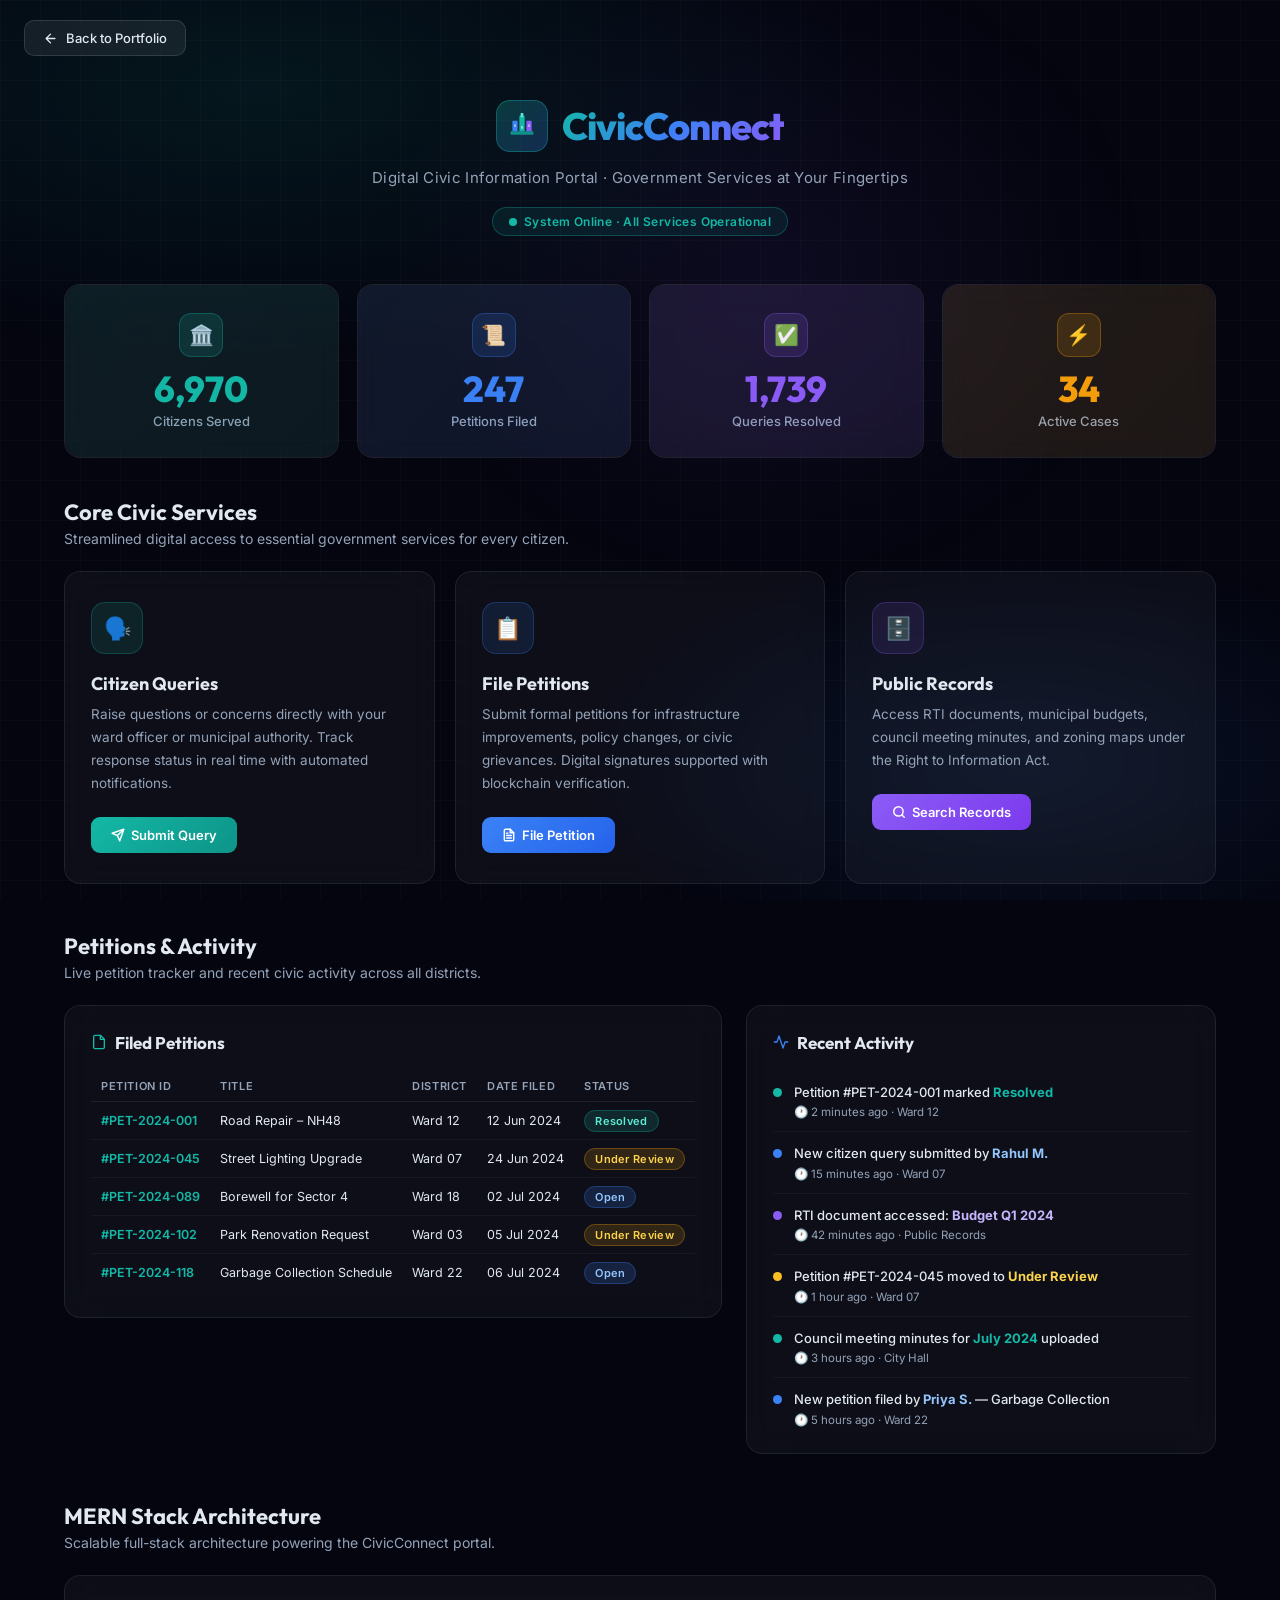
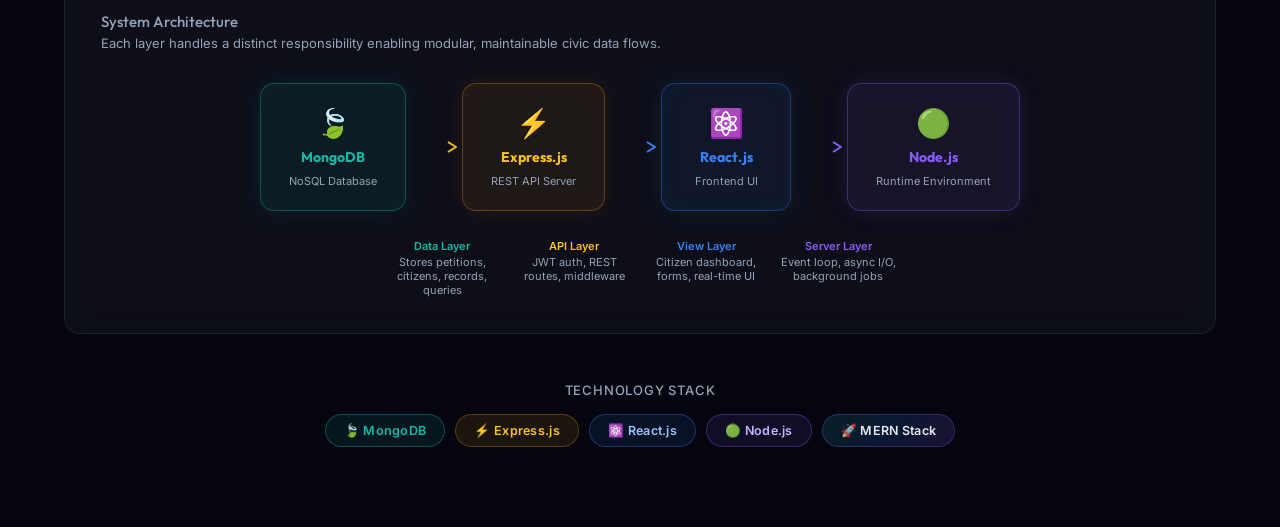
<file: projects/civics/index.html>
<!DOCTYPE html>
<html lang="en">
<head>
  <meta charset="UTF-8" />
  <meta name="viewport" content="width=device-width, initial-scale=1.0" />
  <title>CivicConnect – Digital Civic Information Portal</title>
  <meta name="description" content="CivicConnect is a MERN-stack powered digital civics portal enabling citizens to file petitions, raise queries, and access public records seamlessly." />
  <link rel="preconnect" href="https://fonts.googleapis.com" />
  <link rel="preconnect" href="https://fonts.gstatic.com" crossorigin />
  <link href="https://fonts.googleapis.com/css2?family=Inter:wght@300;400;500;600;700&family=Outfit:wght@400;500;600;700;800&display=swap" rel="stylesheet" />

  <style>
    /* ─── Reset & Base ─────────────────────────────────────── */
    *, *::before, *::after { box-sizing: border-box; margin: 0; padding: 0; }

    :root {
      --bg:       #04050f;
      --bg2:      #080b1a;
      --bg3:      #0d1226;
      --teal:     #14b8a6;
      --teal-d:   #0d9488;
      --blue:     #3b82f6;
      --blue-d:   #2563eb;
      --violet:   #8b5cf6;
      --violet-d: #7c3aed;
      --text:     #e2e8f0;
      --muted:    #94a3b8;
      --border:   rgba(255,255,255,0.08);
      --glass:    rgba(255,255,255,0.04);
      --glass2:   rgba(255,255,255,0.07);
      --font-h:   'Outfit', sans-serif;
      --font-b:   'Inter', sans-serif;
    }

    html { scroll-behavior: smooth; }

    body {
      background: var(--bg);
      color: var(--text);
      font-family: var(--font-b);
      min-height: 100vh;
      overflow-x: hidden;
    }

    /* ─── Animated Background ─────────────────────────────── */
    body::before {
      content: '';
      position: fixed;
      inset: 0;
      background:
        radial-gradient(ellipse 80% 50% at 20% 10%,  rgba(20,184,166,.10) 0%, transparent 60%),
        radial-gradient(ellipse 60% 40% at 80% 85%,  rgba(59,130,246,.10) 0%, transparent 60%),
        radial-gradient(ellipse 50% 60% at 60% 30%,  rgba(139,92,246,.07) 0%, transparent 60%);
      pointer-events: none;
      z-index: 0;
    }

    /* grid lines overlay */
    body::after {
      content: '';
      position: fixed;
      inset: 0;
      background-image:
        linear-gradient(rgba(255,255,255,.022) 1px, transparent 1px),
        linear-gradient(90deg, rgba(255,255,255,.022) 1px, transparent 1px);
      background-size: 40px 40px;
      pointer-events: none;
      z-index: 0;
    }

    .page-wrap {
      position: relative;
      z-index: 1;
      max-width: 1200px;
      margin: 0 auto;
      padding: 0 24px 80px;
    }

    /* ─── Utilities ───────────────────────────────────────── */
    .glass {
      background: var(--glass);
      backdrop-filter: blur(16px);
      -webkit-backdrop-filter: blur(16px);
      border: 1px solid var(--border);
      border-radius: 16px;
    }

    .glass2 {
      background: var(--glass2);
      backdrop-filter: blur(20px);
      -webkit-backdrop-filter: blur(20px);
      border: 1px solid rgba(255,255,255,0.10);
      border-radius: 14px;
    }

    .gradient-text {
      background: linear-gradient(135deg, var(--teal) 0%, var(--blue) 50%, var(--violet) 100%);
      -webkit-background-clip: text;
      -webkit-text-fill-color: transparent;
      background-clip: text;
    }

    .badge {
      display: inline-flex;
      align-items: center;
      gap: 6px;
      padding: 4px 12px;
      border-radius: 999px;
      font-size: 11px;
      font-weight: 600;
      letter-spacing: .5px;
      text-transform: uppercase;
    }

    /* ─── Back button ────────────────────────────────────── */
    .back-btn {
      position: fixed;
      top: 20px;
      left: 24px;
      z-index: 100;
      display: inline-flex;
      align-items: center;
      gap: 8px;
      padding: 9px 18px;
      background: rgba(255,255,255,0.07);
      border: 1px solid rgba(255,255,255,0.12);
      border-radius: 10px;
      color: var(--text);
      font-family: var(--font-b);
      font-size: 13px;
      font-weight: 500;
      text-decoration: none;
      transition: all .25s;
      backdrop-filter: blur(14px);
    }
    .back-btn:hover {
      background: rgba(20,184,166,.18);
      border-color: var(--teal);
      color: var(--teal);
      transform: translateX(-2px);
    }
    .back-btn svg { width: 15px; height: 15px; }

    /* ─── Header ─────────────────────────────────────────── */
    header {
      padding: 100px 0 48px;
      text-align: center;
    }

    .logo-row {
      display: flex;
      align-items: center;
      justify-content: center;
      gap: 14px;
      margin-bottom: 16px;
    }

    .city-icon {
      width: 52px;
      height: 52px;
      display: flex;
      align-items: center;
      justify-content: center;
      background: linear-gradient(135deg, rgba(20,184,166,.25), rgba(59,130,246,.25));
      border: 1px solid rgba(20,184,166,.35);
      border-radius: 14px;
      animation: iconPulse 3s ease-in-out infinite;
    }

    @keyframes iconPulse {
      0%,100% { box-shadow: 0 0 0 0 rgba(20,184,166,.3); }
      50%      { box-shadow: 0 0 0 12px rgba(20,184,166,.0); }
    }

    .logo-text {
      font-family: var(--font-h);
      font-size: 38px;
      font-weight: 800;
      letter-spacing: -1px;
    }

    .tagline {
      font-size: 15px;
      color: var(--muted);
      margin-bottom: 20px;
      letter-spacing: .3px;
    }

    .online-badge {
      display: inline-flex;
      align-items: center;
      gap: 7px;
      padding: 6px 16px;
      background: rgba(20,184,166,.1);
      border: 1px solid rgba(20,184,166,.3);
      border-radius: 999px;
      font-size: 12px;
      font-weight: 600;
      color: var(--teal);
      letter-spacing: .4px;
    }
    .online-dot {
      width: 8px; height: 8px;
      border-radius: 50%;
      background: var(--teal);
      animation: blink 1.4s ease-in-out infinite;
    }
    @keyframes blink { 0%,100%{opacity:1} 50%{opacity:.3} }

    /* ─── Stat Cards ─────────────────────────────────────── */
    .stat-grid {
      display: grid;
      grid-template-columns: repeat(4, 1fr);
      gap: 18px;
      margin-bottom: 40px;
    }

    .stat-card {
      padding: 28px 22px;
      text-align: center;
      transition: transform .3s, box-shadow .3s;
      position: relative;
      overflow: hidden;
    }
    .stat-card::before {
      content: '';
      position: absolute;
      inset: 0;
      border-radius: inherit;
      background: linear-gradient(135deg, var(--c1,transparent), var(--c2,transparent));
      opacity: .08;
    }
    .stat-card:hover { transform: translateY(-5px); box-shadow: 0 20px 40px rgba(0,0,0,.4); }

    .stat-card:nth-child(1) { --c1: #14b8a6; --c2: #0d9488; }
    .stat-card:nth-child(2) { --c1: #3b82f6; --c2: #2563eb; }
    .stat-card:nth-child(3) { --c1: #8b5cf6; --c2: #7c3aed; }
    .stat-card:nth-child(4) { --c1: #f59e0b; --c2: #d97706; }

    .stat-icon {
      width: 44px; height: 44px;
      border-radius: 12px;
      display: flex; align-items: center; justify-content: center;
      margin: 0 auto 14px;
      font-size: 20px;
    }
    .stat-card:nth-child(1) .stat-icon { background: rgba(20,184,166,.15); border: 1px solid rgba(20,184,166,.3); }
    .stat-card:nth-child(2) .stat-icon { background: rgba(59,130,246,.15); border: 1px solid rgba(59,130,246,.3); }
    .stat-card:nth-child(3) .stat-icon { background: rgba(139,92,246,.15); border: 1px solid rgba(139,92,246,.3); }
    .stat-card:nth-child(4) .stat-icon { background: rgba(245,158,11,.15); border: 1px solid rgba(245,158,11,.3); }

    .stat-num {
      font-family: var(--font-h);
      font-size: 36px;
      font-weight: 800;
      line-height: 1;
      margin-bottom: 6px;
    }
    .stat-card:nth-child(1) .stat-num { color: var(--teal); }
    .stat-card:nth-child(2) .stat-num { color: var(--blue); }
    .stat-card:nth-child(3) .stat-num { color: var(--violet); }
    .stat-card:nth-child(4) .stat-num { color: #f59e0b; }

    .stat-label { font-size: 13px; color: var(--muted); font-weight: 500; }

    /* ─── Section Headings ───────────────────────────────── */
    .section-head {
      margin-bottom: 24px;
    }
    .section-head h2 {
      font-family: var(--font-h);
      font-size: 22px;
      font-weight: 700;
      margin-bottom: 4px;
    }
    .section-head p { font-size: 14px; color: var(--muted); }

    /* ─── Feature Cards ──────────────────────────────────── */
    .feature-grid {
      display: grid;
      grid-template-columns: repeat(3, 1fr);
      gap: 20px;
      margin-bottom: 48px;
    }

    .feature-card {
      padding: 30px 26px;
      transition: transform .3s, box-shadow .3s;
      cursor: default;
    }
    .feature-card:hover {
      transform: translateY(-6px);
      box-shadow: 0 24px 50px rgba(0,0,0,.45);
    }

    .feature-card:nth-child(1) .feat-icon-wrap { background: rgba(20,184,166,.12); border: 1px solid rgba(20,184,166,.25); }
    .feature-card:nth-child(2) .feat-icon-wrap { background: rgba(59,130,246,.12); border: 1px solid rgba(59,130,246,.25); }
    .feature-card:nth-child(3) .feat-icon-wrap { background: rgba(139,92,246,.12); border: 1px solid rgba(139,92,246,.25); }

    .feature-card:nth-child(1) .feat-btn { background: linear-gradient(135deg,var(--teal),var(--teal-d)); }
    .feature-card:nth-child(2) .feat-btn { background: linear-gradient(135deg,var(--blue),var(--blue-d)); }
    .feature-card:nth-child(3) .feat-btn { background: linear-gradient(135deg,var(--violet),var(--violet-d)); }

    .feat-icon-wrap {
      width: 52px; height: 52px;
      border-radius: 14px;
      display: flex; align-items: center; justify-content: center;
      font-size: 22px;
      margin-bottom: 18px;
    }

    .feat-title {
      font-family: var(--font-h);
      font-size: 18px;
      font-weight: 700;
      margin-bottom: 8px;
    }

    .feat-desc {
      font-size: 13.5px;
      color: var(--muted);
      line-height: 1.7;
      margin-bottom: 22px;
    }

    .feat-btn {
      display: inline-flex;
      align-items: center;
      gap: 6px;
      padding: 10px 20px;
      border-radius: 9px;
      border: none;
      color: #fff;
      font-family: var(--font-b);
      font-size: 13px;
      font-weight: 600;
      cursor: pointer;
      transition: opacity .2s, transform .2s;
    }
    .feat-btn:hover { opacity: .88; transform: scale(1.02); }

    /* ─── Two-column layout (table + feed) ──────────────── */
    .two-col {
      display: grid;
      grid-template-columns: 1.4fr 1fr;
      gap: 24px;
      margin-bottom: 48px;
      align-items: start;
    }

    /* ─── Petitions Table ────────────────────────────────── */
    .table-wrap { padding: 26px; overflow: hidden; }
    .table-wrap h3 {
      font-family: var(--font-h);
      font-size: 17px;
      font-weight: 700;
      margin-bottom: 18px;
      display: flex; align-items: center; gap: 8px;
    }

    table {
      width: 100%;
      border-collapse: collapse;
      font-size: 13px;
    }

    thead tr th {
      text-align: left;
      padding: 8px 10px;
      color: var(--muted);
      font-weight: 600;
      font-size: 11px;
      text-transform: uppercase;
      letter-spacing: .6px;
      border-bottom: 1px solid var(--border);
    }

    tbody tr {
      border-bottom: 1px solid rgba(255,255,255,.04);
      transition: background .2s;
    }
    tbody tr:hover { background: rgba(255,255,255,.04); }
    tbody tr:last-child { border-bottom: none; }

    tbody td {
      padding: 11px 10px;
      color: var(--text);
      font-size: 12.5px;
    }

    .status-badge {
      padding: 3px 10px;
      border-radius: 999px;
      font-size: 11px;
      font-weight: 600;
      letter-spacing: .3px;
    }
    .status-open     { background: rgba(59,130,246,.18); color: #93c5fd; border: 1px solid rgba(59,130,246,.3); }
    .status-review   { background: rgba(245,158,11,.15); color: #fcd34d; border: 1px solid rgba(245,158,11,.3); }
    .status-resolved { background: rgba(20,184,166,.15); color: #5eead4; border: 1px solid rgba(20,184,166,.3); }

    /* ─── Activity Feed ─────────────────────────────────── */
    .feed-wrap { padding: 26px; }
    .feed-wrap h3 {
      font-family: var(--font-h);
      font-size: 17px;
      font-weight: 700;
      margin-bottom: 18px;
      display: flex; align-items: center; gap: 8px;
    }

    .feed-item {
      display: flex;
      gap: 12px;
      padding: 12px 0;
      border-bottom: 1px solid rgba(255,255,255,.04);
    }
    .feed-item:last-child { border-bottom: none; padding-bottom: 0; }

    .feed-dot {
      width: 9px; height: 9px;
      border-radius: 50%;
      margin-top: 5px;
      flex-shrink: 0;
    }

    .feed-content { flex: 1; }
    .feed-action  { font-size: 13px; font-weight: 500; line-height: 1.5; margin-bottom: 3px; }
    .feed-time    { font-size: 11.5px; color: var(--muted); }

    /* ─── MERN Architecture ─────────────────────────────── */
    .arch-wrap { padding: 36px; }
    .arch-wrap h3 {
      font-family: var(--font-h);
      font-size: 17px;
      font-weight: 700;
      margin-bottom: 8px;
    }
    .arch-wrap p { font-size: 13px; color: var(--muted); margin-bottom: 32px; }

    .arch-row {
      display: flex;
      align-items: center;
      justify-content: center;
      gap: 0;
      flex-wrap: wrap;
    }

    .arch-box {
      display: flex;
      flex-direction: column;
      align-items: center;
      gap: 8px;
      padding: 22px 28px;
      border-radius: 14px;
      border: 1px solid;
      text-align: center;
      min-width: 130px;
      position: relative;
      transition: transform .3s, box-shadow .3s;
    }
    .arch-box:hover { transform: translateY(-5px); }

    .arch-box.mongo  {
      background: rgba(20,184,166,.08);
      border-color: rgba(20,184,166,.35);
      box-shadow: 0 0 24px rgba(20,184,166,.12), inset 0 0 20px rgba(20,184,166,.04);
    }
    .arch-box.express {
      background: rgba(245,158,11,.07);
      border-color: rgba(245,158,11,.30);
      box-shadow: 0 0 24px rgba(245,158,11,.10), inset 0 0 20px rgba(245,158,11,.04);
    }
    .arch-box.react {
      background: rgba(59,130,246,.08);
      border-color: rgba(59,130,246,.35);
      box-shadow: 0 0 24px rgba(59,130,246,.12), inset 0 0 20px rgba(59,130,246,.04);
    }
    .arch-box.node {
      background: rgba(139,92,246,.08);
      border-color: rgba(139,92,246,.35);
      box-shadow: 0 0 24px rgba(139,92,246,.12), inset 0 0 20px rgba(139,92,246,.04);
    }

    .arch-box-icon { font-size: 28px; }
    .arch-box-name {
      font-family: var(--font-h);
      font-size: 14px;
      font-weight: 700;
    }
    .arch-box-role { font-size: 11px; color: var(--muted); }

    .arch-box.mongo  .arch-box-name { color: var(--teal); }
    .arch-box.express .arch-box-name { color: #fbbf24; }
    .arch-box.react   .arch-box-name { color: var(--blue); }
    .arch-box.node    .arch-box-name { color: var(--violet); }

    .arch-arrow {
      display: flex;
      align-items: center;
      padding: 0 4px;
    }
    .arch-arrow svg {
      width: 48px; height: 18px;
      overflow: visible;
    }

    /* ─── Stack Badges ──────────────────────────────────── */
    .stack-wrap {
      margin-top: 48px;
      text-align: center;
    }
    .stack-wrap p {
      font-size: 13px;
      color: var(--muted);
      margin-bottom: 16px;
      font-weight: 500;
      text-transform: uppercase;
      letter-spacing: .8px;
    }
    .stack-badges {
      display: flex;
      flex-wrap: wrap;
      justify-content: center;
      gap: 10px;
    }

    .stack-badge {
      display: inline-flex;
      align-items: center;
      gap: 7px;
      padding: 8px 18px;
      border-radius: 999px;
      font-size: 12.5px;
      font-weight: 600;
      border: 1px solid;
      letter-spacing: .3px;
      transition: transform .2s, box-shadow .2s;
    }
    .stack-badge:hover { transform: translateY(-2px); }

    .sb-mongo   { background: rgba(20,184,166,.1); border-color: rgba(20,184,166,.35); color: var(--teal); }
    .sb-express { background: rgba(245,158,11,.1); border-color: rgba(245,158,11,.3);  color: #fbbf24; }
    .sb-react   { background: rgba(59,130,246,.1); border-color: rgba(59,130,246,.35); color: #93c5fd; }
    .sb-node    { background: rgba(139,92,246,.1); border-color: rgba(139,92,246,.35); color: #c4b5fd; }
    .sb-mern    {
      background: linear-gradient(135deg,rgba(20,184,166,.15),rgba(59,130,246,.15),rgba(139,92,246,.15));
      border-color: rgba(139,92,246,.3);
      color: #e2e8f0;
    }

    /* ─── Scroll-reveal ─────────────────────────────────── */
    .reveal {
      opacity: 0;
      transform: translateY(28px);
      transition: opacity .65s ease, transform .65s ease;
    }
    .reveal.visible {
      opacity: 1;
      transform: translateY(0);
    }

    /* ─── Responsive ────────────────────────────────────── */
    @media (max-width: 900px) {
      .stat-grid    { grid-template-columns: repeat(2, 1fr); }
      .feature-grid { grid-template-columns: 1fr; }
      .two-col      { grid-template-columns: 1fr; }
      .arch-row     { gap: 12px; flex-direction: column; }
      .arch-arrow   { transform: rotate(90deg); }
    }

    @media (max-width: 540px) {
      .stat-grid { grid-template-columns: 1fr 1fr; }
      .logo-text { font-size: 28px; }
    }
  </style>
</head>
<body>

  <!-- Back to Portfolio -->
  <a href="../../index.html" class="back-btn" id="back-btn">
    <svg viewBox="0 0 24 24" fill="none" stroke="currentColor" stroke-width="2.2" stroke-linecap="round" stroke-linejoin="round">
      <path d="M19 12H5M12 5l-7 7 7 7"/>
    </svg>
    Back to Portfolio
  </a>

  <div class="page-wrap">

    <!-- ── HEADER ────────────────────────────────────────── -->
    <header>
      <div class="logo-row">
        <div class="city-icon">
          <!-- City/civic SVG icon -->
          <svg width="28" height="28" viewBox="0 0 32 32" fill="none" xmlns="http://www.w3.org/2000/svg">
            <rect x="13" y="4" width="6" height="18" rx="1" fill="#14b8a6"/>
            <rect x="5" y="10" width="6" height="12" rx="1" fill="#3b82f6"/>
            <rect x="21" y="10" width="6" height="12" rx="1" fill="#8b5cf6"/>
            <rect x="3" y="22" width="26" height="4" rx="1" fill="#14b8a6" opacity=".7"/>
            <rect x="14.5" y="1" width="3" height="5" rx=".5" fill="#5eead4"/>
            <rect x="7" y="14" width="2" height="3" rx=".4" fill="rgba(255,255,255,.5)"/>
            <rect x="23" y="14" width="2" height="3" rx=".4" fill="rgba(255,255,255,.5)"/>
            <rect x="14.8" y="16" width="2.4" height="3" rx=".4" fill="rgba(255,255,255,.5)"/>
          </svg>
        </div>
        <h1 class="logo-text gradient-text">CivicConnect</h1>
      </div>
      <p class="tagline">Digital Civic Information Portal · Government Services at Your Fingertips</p>
      <span class="online-badge">
        <span class="online-dot"></span>
        System Online · All Services Operational
      </span>
    </header>

    <!-- ── STAT CARDS ─────────────────────────────────────── -->
    <div class="stat-grid reveal">
      <div class="stat-card glass">
        <div class="stat-icon">🏛️</div>
        <div class="stat-num" data-target="8432" id="cnt-1">0</div>
        <div class="stat-label">Citizens Served</div>
      </div>
      <div class="stat-card glass">
        <div class="stat-icon">📜</div>
        <div class="stat-num" data-target="247" id="cnt-2">0</div>
        <div class="stat-label">Petitions Filed</div>
      </div>
      <div class="stat-card glass">
        <div class="stat-icon">✅</div>
        <div class="stat-num" data-target="1891" id="cnt-3">0</div>
        <div class="stat-label">Queries Resolved</div>
      </div>
      <div class="stat-card glass">
        <div class="stat-icon">⚡</div>
        <div class="stat-num" data-target="34" id="cnt-4">0</div>
        <div class="stat-label">Active Cases</div>
      </div>
    </div>

    <!-- ── FEATURE CARDS ──────────────────────────────────── -->
    <div class="section-head reveal">
      <h2>Core Civic Services</h2>
      <p>Streamlined digital access to essential government services for every citizen.</p>
    </div>

    <div class="feature-grid reveal">
      <!-- Citizen Queries -->
      <div class="feature-card glass">
        <div class="feat-icon-wrap">🗣️</div>
        <div class="feat-title">Citizen Queries</div>
        <p class="feat-desc">
          Raise questions or concerns directly with your ward officer or municipal authority. 
          Track response status in real time with automated notifications.
        </p>
        <button class="feat-btn" onclick="handleFeature('query')">
          <svg width="14" height="14" viewBox="0 0 24 24" fill="none" stroke="currentColor" stroke-width="2.5" stroke-linecap="round" stroke-linejoin="round"><path d="M22 2L11 13M22 2l-7 20-4-9-9-4 20-7z"/></svg>
          Submit Query
        </button>
      </div>

      <!-- File Petitions -->
      <div class="feature-card glass">
        <div class="feat-icon-wrap">📋</div>
        <div class="feat-title">File Petitions</div>
        <p class="feat-desc">
          Submit formal petitions for infrastructure improvements, policy changes, or civic grievances. 
          Digital signatures supported with blockchain verification.
        </p>
        <button class="feat-btn" onclick="handleFeature('petition')">
          <svg width="14" height="14" viewBox="0 0 24 24" fill="none" stroke="currentColor" stroke-width="2.5" stroke-linecap="round" stroke-linejoin="round"><path d="M14 2H6a2 2 0 00-2 2v16a2 2 0 002 2h12a2 2 0 002-2V8z"/><polyline points="14 2 14 8 20 8"/><line x1="16" y1="13" x2="8" y2="13"/><line x1="16" y1="17" x2="8" y2="17"/><polyline points="10 9 9 9 8 9"/></svg>
          File Petition
        </button>
      </div>

      <!-- Public Records -->
      <div class="feature-card glass">
        <div class="feat-icon-wrap">🗄️</div>
        <div class="feat-title">Public Records</div>
        <p class="feat-desc">
          Access RTI documents, municipal budgets, council meeting minutes, and zoning maps 
          under the Right to Information Act.
        </p>
        <button class="feat-btn" onclick="handleFeature('records')">
          <svg width="14" height="14" viewBox="0 0 24 24" fill="none" stroke="currentColor" stroke-width="2.5" stroke-linecap="round" stroke-linejoin="round"><circle cx="11" cy="11" r="8"/><line x1="21" y1="21" x2="16.65" y2="16.65"/></svg>
          Search Records
        </button>
      </div>
    </div>

    <!-- ── TABLE + FEED ─────────────────────────────────────── -->
    <div class="section-head reveal">
      <h2>Petitions &amp; Activity</h2>
      <p>Live petition tracker and recent civic activity across all districts.</p>
    </div>

    <div class="two-col reveal">

      <!-- Petitions Table -->
      <div class="table-wrap glass">
        <h3>
          <svg width="16" height="16" viewBox="0 0 24 24" fill="none" stroke="#14b8a6" stroke-width="2" stroke-linecap="round" stroke-linejoin="round"><path d="M14 2H6a2 2 0 00-2 2v16a2 2 0 002 2h12a2 2 0 002-2V8z"/><polyline points="14 2 14 8 20 8"/></svg>
          Filed Petitions
        </h3>
        <table>
          <thead>
            <tr>
              <th>Petition ID</th>
              <th>Title</th>
              <th>District</th>
              <th>Date Filed</th>
              <th>Status</th>
            </tr>
          </thead>
          <tbody>
            <tr>
              <td style="color:var(--teal);font-weight:600">#PET-2024-001</td>
              <td>Road Repair – NH48</td>
              <td>Ward 12</td>
              <td>12 Jun 2024</td>
              <td><span class="status-badge status-resolved">Resolved</span></td>
            </tr>
            <tr>
              <td style="color:var(--teal);font-weight:600">#PET-2024-045</td>
              <td>Street Lighting Upgrade</td>
              <td>Ward 07</td>
              <td>24 Jun 2024</td>
              <td><span class="status-badge status-review">Under Review</span></td>
            </tr>
            <tr>
              <td style="color:var(--teal);font-weight:600">#PET-2024-089</td>
              <td>Borewell for Sector 4</td>
              <td>Ward 18</td>
              <td>02 Jul 2024</td>
              <td><span class="status-badge status-open">Open</span></td>
            </tr>
            <tr>
              <td style="color:var(--teal);font-weight:600">#PET-2024-102</td>
              <td>Park Renovation Request</td>
              <td>Ward 03</td>
              <td>05 Jul 2024</td>
              <td><span class="status-badge status-review">Under Review</span></td>
            </tr>
            <tr>
              <td style="color:var(--teal);font-weight:600">#PET-2024-118</td>
              <td>Garbage Collection Schedule</td>
              <td>Ward 22</td>
              <td>06 Jul 2024</td>
              <td><span class="status-badge status-open">Open</span></td>
            </tr>
          </tbody>
        </table>
      </div>

      <!-- Activity Feed -->
      <div class="feed-wrap glass">
        <h3>
          <svg width="16" height="16" viewBox="0 0 24 24" fill="none" stroke="#3b82f6" stroke-width="2" stroke-linecap="round" stroke-linejoin="round"><path d="M22 12h-4l-3 9L9 3l-3 9H2"/></svg>
          Recent Activity
        </h3>

        <div class="feed-item">
          <span class="feed-dot" style="background:var(--teal)"></span>
          <div class="feed-content">
            <div class="feed-action">Petition #PET-2024-001 marked <strong style="color:var(--teal)">Resolved</strong></div>
            <div class="feed-time">🕐 2 minutes ago · Ward 12</div>
          </div>
        </div>

        <div class="feed-item">
          <span class="feed-dot" style="background:var(--blue)"></span>
          <div class="feed-content">
            <div class="feed-action">New citizen query submitted by <strong style="color:#93c5fd">Rahul M.</strong></div>
            <div class="feed-time">🕐 15 minutes ago · Ward 07</div>
          </div>
        </div>

        <div class="feed-item">
          <span class="feed-dot" style="background:var(--violet)"></span>
          <div class="feed-content">
            <div class="feed-action">RTI document accessed: <strong style="color:#c4b5fd">Budget Q1 2024</strong></div>
            <div class="feed-time">🕐 42 minutes ago · Public Records</div>
          </div>
        </div>

        <div class="feed-item">
          <span class="feed-dot" style="background:#fbbf24"></span>
          <div class="feed-content">
            <div class="feed-action">Petition #PET-2024-045 moved to <strong style="color:#fcd34d">Under Review</strong></div>
            <div class="feed-time">🕐 1 hour ago · Ward 07</div>
          </div>
        </div>

        <div class="feed-item">
          <span class="feed-dot" style="background:var(--teal)"></span>
          <div class="feed-content">
            <div class="feed-action">Council meeting minutes for <strong style="color:var(--teal)">July 2024</strong> uploaded</div>
            <div class="feed-time">🕐 3 hours ago · City Hall</div>
          </div>
        </div>

        <div class="feed-item">
          <span class="feed-dot" style="background:var(--blue)"></span>
          <div class="feed-content">
            <div class="feed-action">New petition filed by <strong style="color:#93c5fd">Priya S.</strong> — Garbage Collection</div>
            <div class="feed-time">🕐 5 hours ago · Ward 22</div>
          </div>
        </div>

      </div>
    </div>

    <!-- ── MERN ARCHITECTURE ──────────────────────────────── -->
    <div class="section-head reveal">
      <h2>MERN Stack Architecture</h2>
      <p>Scalable full-stack architecture powering the CivicConnect portal.</p>
    </div>

    <div class="arch-wrap glass reveal">
      <h3 style="font-size:15px;color:var(--muted);font-weight:500;margin-bottom:4px;">System Architecture</h3>
      <p>Each layer handles a distinct responsibility enabling modular, maintainable civic data flows.</p>

      <div class="arch-row">

        <!-- MongoDB -->
        <div class="arch-box mongo">
          <div class="arch-box-icon">🍃</div>
          <div class="arch-box-name">MongoDB</div>
          <div class="arch-box-role">NoSQL Database</div>
        </div>

        <!-- Arrow -->
        <div class="arch-arrow">
          <svg viewBox="0 0 48 18" xmlns="http://www.w3.org/2000/svg">
            <defs>
              <linearGradient id="arr1" x1="0%" y1="0%" x2="100%" y2="0%">
                <stop offset="0%" stop-color="#14b8a6"/>
                <stop offset="100%" stop-color="#fbbf24"/>
              </linearGradient>
            </defs>
            <line x1="2" y1="9" x2="44" y2="9" stroke="url(#arr1)" stroke-width="2" stroke-dasharray="4 2"/>
            <polyline points="38,4 46,9 38,14" fill="none" stroke="#fbbf24" stroke-width="2" stroke-linejoin="round"/>
          </svg>
        </div>

        <!-- Express.js -->
        <div class="arch-box express">
          <div class="arch-box-icon">⚡</div>
          <div class="arch-box-name">Express.js</div>
          <div class="arch-box-role">REST API Server</div>
        </div>

        <!-- Arrow -->
        <div class="arch-arrow">
          <svg viewBox="0 0 48 18" xmlns="http://www.w3.org/2000/svg">
            <defs>
              <linearGradient id="arr2" x1="0%" y1="0%" x2="100%" y2="0%">
                <stop offset="0%" stop-color="#fbbf24"/>
                <stop offset="100%" stop-color="#3b82f6"/>
              </linearGradient>
            </defs>
            <line x1="2" y1="9" x2="44" y2="9" stroke="url(#arr2)" stroke-width="2" stroke-dasharray="4 2"/>
            <polyline points="38,4 46,9 38,14" fill="none" stroke="#3b82f6" stroke-width="2" stroke-linejoin="round"/>
          </svg>
        </div>

        <!-- React.js -->
        <div class="arch-box react">
          <div class="arch-box-icon">⚛️</div>
          <div class="arch-box-name">React.js</div>
          <div class="arch-box-role">Frontend UI</div>
        </div>

        <!-- Arrow -->
        <div class="arch-arrow">
          <svg viewBox="0 0 48 18" xmlns="http://www.w3.org/2000/svg">
            <defs>
              <linearGradient id="arr3" x1="0%" y1="0%" x2="100%" y2="0%">
                <stop offset="0%" stop-color="#3b82f6"/>
                <stop offset="100%" stop-color="#8b5cf6"/>
              </linearGradient>
            </defs>
            <line x1="2" y1="9" x2="44" y2="9" stroke="url(#arr3)" stroke-width="2" stroke-dasharray="4 2"/>
            <polyline points="38,4 46,9 38,14" fill="none" stroke="#8b5cf6" stroke-width="2" stroke-linejoin="round"/>
          </svg>
        </div>

        <!-- Node.js -->
        <div class="arch-box node">
          <div class="arch-box-icon">🟢</div>
          <div class="arch-box-name">Node.js</div>
          <div class="arch-box-role">Runtime Environment</div>
        </div>

      </div>

      <!-- Labels below -->
      <div style="display:flex;justify-content:center;gap:12px;margin-top:28px;flex-wrap:wrap;">
        <div style="text-align:center;font-size:11px;color:var(--muted);max-width:120px;">
          <div style="color:var(--teal);font-weight:600;margin-bottom:2px;">Data Layer</div>
          Stores petitions, citizens, records, queries
        </div>
        <div style="text-align:center;font-size:11px;color:var(--muted);max-width:120px;">
          <div style="color:#fbbf24;font-weight:600;margin-bottom:2px;">API Layer</div>
          JWT auth, REST routes, middleware
        </div>
        <div style="text-align:center;font-size:11px;color:var(--muted);max-width:120px;">
          <div style="color:var(--blue);font-weight:600;margin-bottom:2px;">View Layer</div>
          Citizen dashboard, forms, real-time UI
        </div>
        <div style="text-align:center;font-size:11px;color:var(--muted);max-width:120px;">
          <div style="color:var(--violet);font-weight:600;margin-bottom:2px;">Server Layer</div>
          Event loop, async I/O, background jobs
        </div>
      </div>
    </div>

    <!-- ── STACK BADGES ────────────────────────────────────── -->
    <div class="stack-wrap reveal">
      <p>Technology Stack</p>
      <div class="stack-badges">
        <span class="stack-badge sb-mongo">🍃 MongoDB</span>
        <span class="stack-badge sb-express">⚡ Express.js</span>
        <span class="stack-badge sb-react">⚛️ React.js</span>
        <span class="stack-badge sb-node">🟢 Node.js</span>
        <span class="stack-badge sb-mern">🚀 MERN Stack</span>
      </div>
    </div>

  </div><!-- /page-wrap -->

  <!-- Toast notification -->
  <div id="toast" style="
    position:fixed; bottom:28px; right:28px;
    background:rgba(20,184,166,.15);
    border:1px solid rgba(20,184,166,.35);
    color:#5eead4;
    padding:13px 22px;
    border-radius:12px;
    font-size:13.5px;
    font-weight:600;
    backdrop-filter:blur(14px);
    opacity:0;
    transform:translateY(12px);
    transition:all .35s;
    z-index:200;
    pointer-events:none;
  "></div>

  <script>
    /* ── Count-up animation ──────────────────────────────── */
    function countUp(el, target, duration) {
      let start = 0;
      const step = target / (duration / 16);
      const timer = setInterval(() => {
        start = Math.min(start + step, target);
        el.textContent = Math.floor(start).toLocaleString();
        if (start >= target) clearInterval(timer);
      }, 16);
    }

    /* ── Scroll reveal ──────────────────────────────────── */
    const reveals = document.querySelectorAll('.reveal');
    let statsAnimated = false;

    const observer = new IntersectionObserver((entries) => {
      entries.forEach((entry, i) => {
        if (entry.isIntersecting) {
          setTimeout(() => entry.target.classList.add('visible'), i * 80);

          // Trigger count-up when stat grid becomes visible
          if (!statsAnimated && entry.target.classList.contains('stat-grid')) {
            statsAnimated = true;
            setTimeout(() => {
              countUp(document.getElementById('cnt-1'), 8432,  1800);
              countUp(document.getElementById('cnt-2'),  247,  1200);
              countUp(document.getElementById('cnt-3'), 1891,  1600);
              countUp(document.getElementById('cnt-4'),   34,   900);
            }, 200);
          }
          observer.unobserve(entry.target);
        }
      });
    }, { threshold: 0.15 });

    reveals.forEach(el => observer.observe(el));

    /* ── Feature button toast ───────────────────────────── */
    const toastMessages = {
      query:    '📨 Query form would open here in the live app!',
      petition: '📋 Petition form would open here in the live app!',
      records:  '🔍 RTI search would open here in the live app!',
    };

    function showToast(msg) {
      const t = document.getElementById('toast');
      t.textContent = msg;
      t.style.opacity = '1';
      t.style.transform = 'translateY(0)';
      clearTimeout(window._toastTimer);
      window._toastTimer = setTimeout(() => {
        t.style.opacity = '0';
        t.style.transform = 'translateY(12px)';
      }, 3000);
    }

    function handleFeature(type) {
      showToast(toastMessages[type] || 'Action triggered!');
    }
  </script>
</body>
</html>
</file>
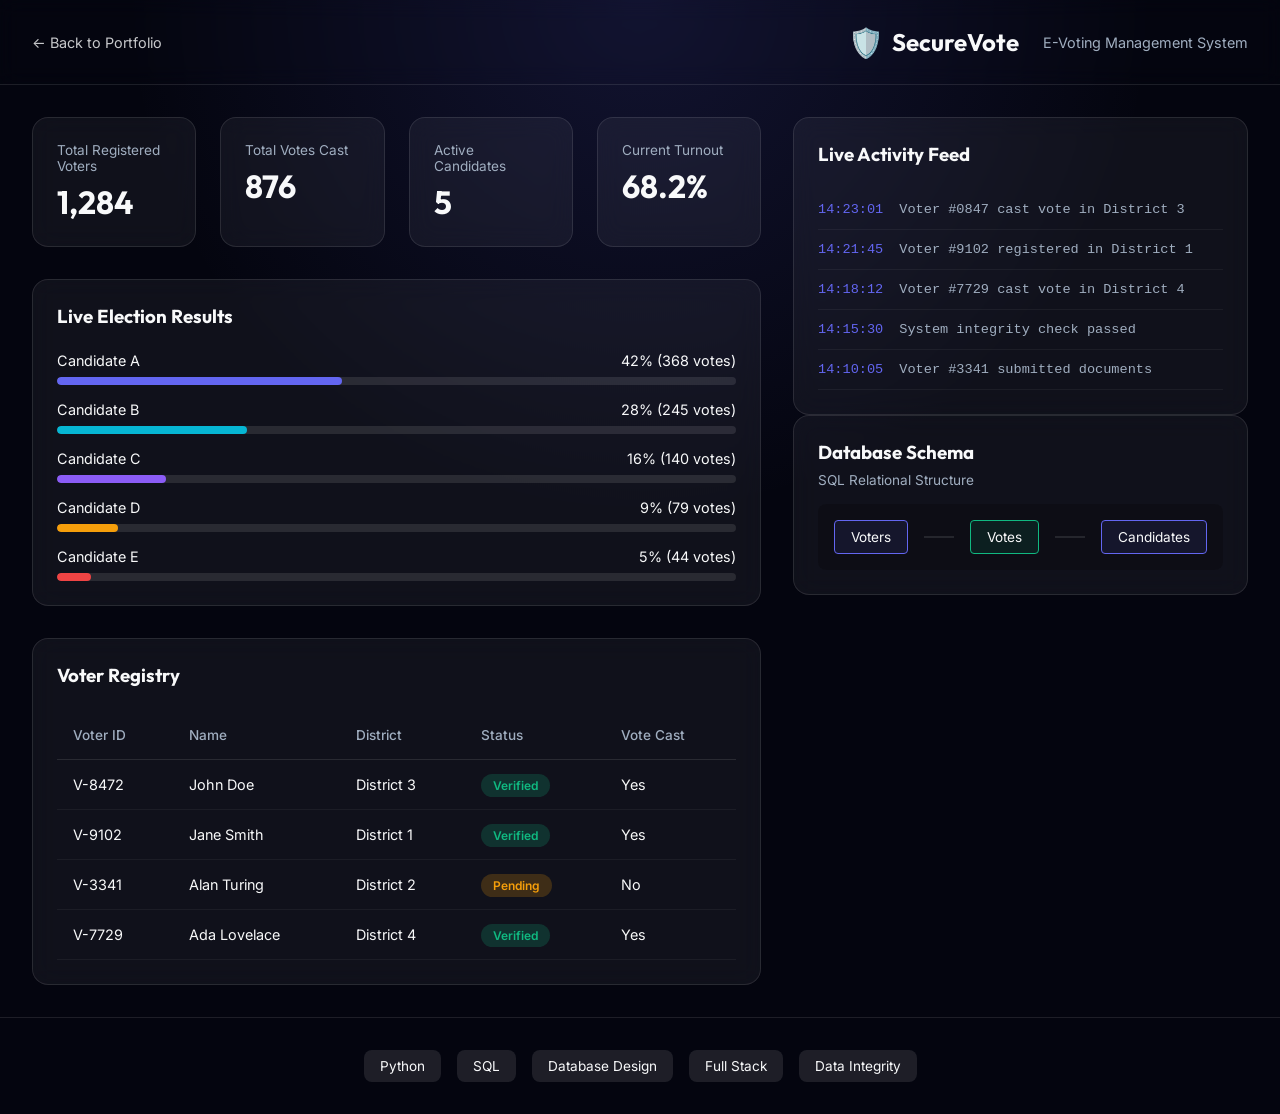
<file: projects/evoting/index.html>
<!DOCTYPE html>
<html lang="en">
<head>
    <meta charset="UTF-8">
    <meta name="viewport" content="width=device-width, initial-scale=1.0">
    <title>SecureVote - E-Voting System</title>
    <link href="https://fonts.googleapis.com/css2?family=Inter:wght@400;500;600&family=Outfit:wght@500;700&display=swap" rel="stylesheet">
    <style>
        :root {
            --bg-dark: #04050f;
            --card-bg: rgba(255, 255, 255, 0.05);
            --card-border: rgba(255, 255, 255, 0.1);
            --indigo: #6366f1;
            --green: #10b981;
            --amber: #f59e0b;
            --red: #ef4444;
            --text-main: #f8f9fa;
            --text-muted: #a0aec0;
            --font-inter: 'Inter', sans-serif;
            --font-outfit: 'Outfit', sans-serif;
        }
        
        * { margin: 0; padding: 0; box-sizing: border-box; }
        
        body {
            background-color: var(--bg-dark);
            color: var(--text-main);
            font-family: var(--font-inter);
            background-image: 
                radial-gradient(circle at 50% 0%, rgba(99, 102, 241, 0.15), transparent 40%);
            min-height: 100vh;
            display: flex;
            flex-direction: column;
        }

        .navbar {
            padding: 1.5rem 2rem;
            display: flex;
            justify-content: space-between;
            align-items: center;
            border-bottom: 1px solid var(--card-border);
            backdrop-filter: blur(10px);
        }

        .back-btn {
            color: var(--text-main);
            text-decoration: none;
            display: flex;
            align-items: center;
            gap: 0.5rem;
            font-size: 0.9rem;
            opacity: 0.8;
            transition: opacity 0.3s;
        }
        .back-btn:hover { opacity: 1; }

        .logo {
            font-family: var(--font-outfit);
            font-size: 1.5rem;
            font-weight: 700;
            display: flex;
            align-items: center;
            gap: 0.5rem;
        }
        .logo-icon {
            color: var(--indigo);
            font-size: 1.8rem;
        }

        .dashboard {
            flex: 1;
            padding: 2rem;
            display: grid;
            grid-template-columns: 2fr 1fr;
            gap: 2rem;
            max-width: 1400px;
            margin: 0 auto;
            width: 100%;
        }

        .main-content { display: flex; flex-direction: column; gap: 2rem; }

        .metrics {
            display: grid;
            grid-template-columns: repeat(4, 1fr);
            gap: 1.5rem;
        }

        .card {
            background: var(--card-bg);
            border: 1px solid var(--card-border);
            border-radius: 16px;
            padding: 1.5rem;
            backdrop-filter: blur(12px);
            animation: fadeIn 0.5s ease-out forwards;
            opacity: 0;
            transform: translateY(20px);
        }

        .metric-title { color: var(--text-muted); font-size: 0.85rem; margin-bottom: 0.5rem; }
        .metric-value { font-family: var(--font-outfit); font-size: 2rem; font-weight: 700; color: var(--text-main); }

        .candidate-results { display: flex; flex-direction: column; gap: 1rem; }
        .candidate-row { display: flex; flex-direction: column; gap: 0.5rem; }
        .candidate-header { display: flex; justify-content: space-between; font-size: 0.9rem; }
        .progress-track { width: 100%; height: 8px; background: rgba(255,255,255,0.1); border-radius: 4px; overflow: hidden; }
        .progress-fill { height: 100%; border-radius: 4px; width: 0; transition: width 1s ease-out; }

        .table-container { overflow-x: auto; }
        table { width: 100%; border-collapse: collapse; }
        th { text-align: left; padding: 1rem; color: var(--text-muted); font-size: 0.85rem; font-weight: 500; border-bottom: 1px solid var(--card-border); }
        td { padding: 1rem; border-bottom: 1px solid rgba(255,255,255,0.05); font-size: 0.9rem; }
        .badge { padding: 0.25rem 0.75rem; border-radius: 999px; font-size: 0.75rem; font-weight: 600; }
        .badge.verified { background: rgba(16, 185, 129, 0.2); color: var(--green); }
        .badge.pending { background: rgba(245, 158, 11, 0.2); color: var(--amber); }

        .feed-item {
            font-family: monospace;
            font-size: 0.85rem;
            color: var(--text-muted);
            padding: 0.75rem 0;
            border-bottom: 1px solid rgba(255,255,255,0.05);
            display: flex;
            gap: 1rem;
        }
        .feed-time { color: var(--indigo); }

        .schema {
            display: flex;
            align-items: center;
            justify-content: center;
            gap: 1rem;
            margin-top: 1rem;
            padding: 1rem;
            background: rgba(0,0,0,0.2);
            border-radius: 8px;
        }
        .schema-box {
            padding: 0.5rem 1rem;
            border: 1px solid var(--indigo);
            border-radius: 4px;
            font-size: 0.85rem;
            background: rgba(99,102,241,0.1);
        }
        .schema-line {
            height: 2px;
            width: 30px;
            background: var(--card-border);
            position: relative;
        }

        .tech-stack {
            padding: 2rem;
            display: flex;
            justify-content: center;
            gap: 1rem;
            flex-wrap: wrap;
            border-top: 1px solid var(--card-border);
            margin-top: auto;
        }
        .tech-badge { background: rgba(255,255,255,0.1); padding: 0.5rem 1rem; border-radius: 8px; font-size: 0.85rem; }

        @keyframes fadeIn { to { opacity: 1; transform: translateY(0); } }

    </style>
</head>
<body>
    <nav class="navbar">
        <a href="../../index.html" class="back-btn">← Back to Portfolio</a>
        <div class="logo">
            <span class="logo-icon">🛡️</span> SecureVote <span style="font-size: 0.9rem; color: var(--text-muted); margin-left: 1rem; font-family: var(--font-inter); font-weight: 400;">E-Voting Management System</span>
        </div>
    </nav>

    <div class="dashboard">
        <div class="main-content">
            <div class="metrics">
                <div class="card" style="animation-delay: 0.1s">
                    <div class="metric-title">Total Registered Voters</div>
                    <div class="metric-value count-up" data-target="1284">0</div>
                </div>
                <div class="card" style="animation-delay: 0.2s">
                    <div class="metric-title">Total Votes Cast</div>
                    <div class="metric-value count-up" data-target="876">0</div>
                </div>
                <div class="card" style="animation-delay: 0.3s">
                    <div class="metric-title">Active Candidates</div>
                    <div class="metric-value count-up" data-target="5">0</div>
                </div>
                <div class="card" style="animation-delay: 0.4s">
                    <div class="metric-title">Current Turnout</div>
                    <div class="metric-value"><span class="count-up" data-target="68.2" data-decimal="true">0</span>%</div>
                </div>
            </div>

            <div class="card" style="animation-delay: 0.5s">
                <h3 style="margin-bottom: 1.5rem; font-family: var(--font-outfit);">Live Election Results</h3>
                <div class="candidate-results">
                    <div class="candidate-row">
                        <div class="candidate-header"><span>Candidate A</span><span>42% (368 votes)</span></div>
                        <div class="progress-track"><div class="progress-fill" style="background: var(--indigo);" data-width="42%"></div></div>
                    </div>
                    <div class="candidate-row">
                        <div class="candidate-header"><span>Candidate B</span><span>28% (245 votes)</span></div>
                        <div class="progress-track"><div class="progress-fill" style="background: #06b6d4;" data-width="28%"></div></div>
                    </div>
                    <div class="candidate-row">
                        <div class="candidate-header"><span>Candidate C</span><span>16% (140 votes)</span></div>
                        <div class="progress-track"><div class="progress-fill" style="background: #8b5cf6;" data-width="16%"></div></div>
                    </div>
                    <div class="candidate-row">
                        <div class="candidate-header"><span>Candidate D</span><span>9% (79 votes)</span></div>
                        <div class="progress-track"><div class="progress-fill" style="background: var(--amber);" data-width="9%"></div></div>
                    </div>
                    <div class="candidate-row">
                        <div class="candidate-header"><span>Candidate E</span><span>5% (44 votes)</span></div>
                        <div class="progress-track"><div class="progress-fill" style="background: var(--red);" data-width="5%"></div></div>
                    </div>
                </div>
            </div>

            <div class="card table-container" style="animation-delay: 0.6s">
                <h3 style="margin-bottom: 1.5rem; font-family: var(--font-outfit);">Voter Registry</h3>
                <table>
                    <thead>
                        <tr>
                            <th>Voter ID</th>
                            <th>Name</th>
                            <th>District</th>
                            <th>Status</th>
                            <th>Vote Cast</th>
                        </tr>
                    </thead>
                    <tbody>
                        <tr><td>V-8472</td><td>John Doe</td><td>District 3</td><td><span class="badge verified">Verified</span></td><td>Yes</td></tr>
                        <tr><td>V-9102</td><td>Jane Smith</td><td>District 1</td><td><span class="badge verified">Verified</span></td><td>Yes</td></tr>
                        <tr><td>V-3341</td><td>Alan Turing</td><td>District 2</td><td><span class="badge pending">Pending</span></td><td>No</td></tr>
                        <tr><td>V-7729</td><td>Ada Lovelace</td><td>District 4</td><td><span class="badge verified">Verified</span></td><td>Yes</td></tr>
                    </tbody>
                </table>
            </div>
        </div>

        <div class="sidebar">
            <div class="card" style="animation-delay: 0.7s">
                <h3 style="margin-bottom: 1.5rem; font-family: var(--font-outfit);">Live Activity Feed</h3>
                <div class="feed-item"><span class="feed-time">14:23:01</span><span>Voter #0847 cast vote in District 3</span></div>
                <div class="feed-item"><span class="feed-time">14:21:45</span><span>Voter #9102 registered in District 1</span></div>
                <div class="feed-item"><span class="feed-time">14:18:12</span><span>Voter #7729 cast vote in District 4</span></div>
                <div class="feed-item"><span class="feed-time">14:15:30</span><span>System integrity check passed</span></div>
                <div class="feed-item"><span class="feed-time">14:10:05</span><span>Voter #3341 submitted documents</span></div>
            </div>

            <div class="card" style="animation-delay: 0.8s">
                <h3 style="margin-bottom: 0.5rem; font-family: var(--font-outfit);">Database Schema</h3>
                <p style="font-size: 0.85rem; color: var(--text-muted);">SQL Relational Structure</p>
                <div class="schema">
                    <div class="schema-box">Voters</div>
                    <div class="schema-line"></div>
                    <div class="schema-box" style="border-color: #10b981; background: rgba(16,185,129,0.1)">Votes</div>
                    <div class="schema-line"></div>
                    <div class="schema-box">Candidates</div>
                </div>
            </div>
        </div>
    </div>

    <div class="tech-stack">
        <span class="tech-badge">Python</span>
        <span class="tech-badge">SQL</span>
        <span class="tech-badge">Database Design</span>
        <span class="tech-badge">Full Stack</span>
        <span class="tech-badge">Data Integrity</span>
    </div>

    <script>
        // Count Up
        document.querySelectorAll('.count-up').forEach(el => {
            const target = parseFloat(el.getAttribute('data-target'));
            const isDecimal = el.getAttribute('data-decimal') === 'true';
            let current = 0;
            const increment = target / 30;
            const timer = setInterval(() => {
                current += increment;
                if (current >= target) {
                    el.innerText = isDecimal ? target.toFixed(1) : Math.floor(target).toLocaleString();
                    clearInterval(timer);
                } else {
                    el.innerText = isDecimal ? current.toFixed(1) : Math.floor(current).toLocaleString();
                }
            }, 30);
        });

        // Progress Bars
        setTimeout(() => {
            document.querySelectorAll('.progress-fill').forEach(el => {
                el.style.width = el.getAttribute('data-width');
            });
        }, 500);
    </script>
</body>
</html>
</file>
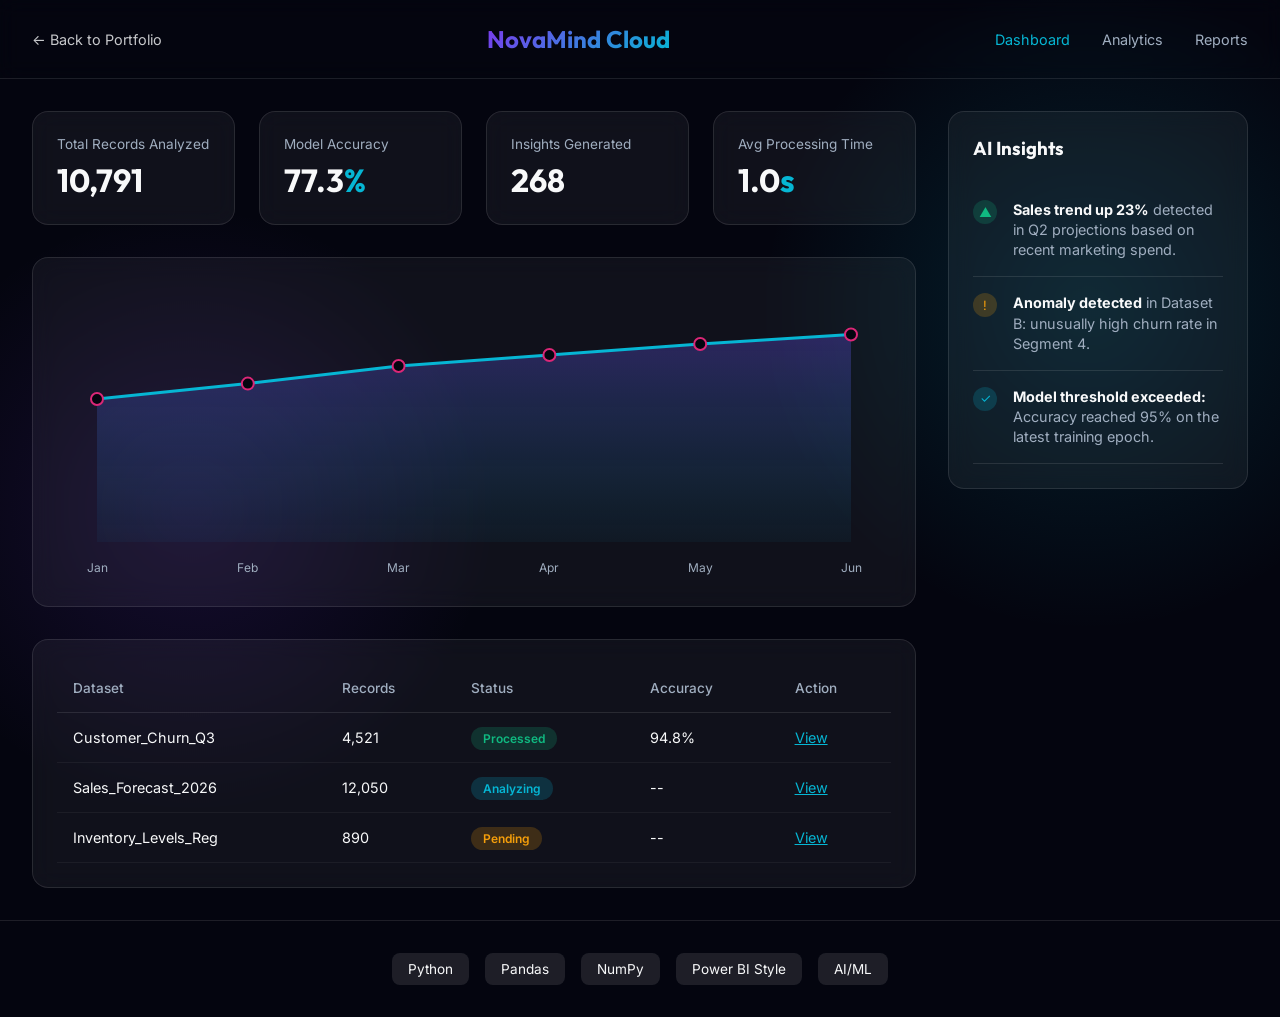
<file: projects/nova/index.html>
<!DOCTYPE html>
<html lang="en">
<head>
    <meta charset="UTF-8">
    <meta name="viewport" content="width=device-width, initial-scale=1.0">
    <title>NovaMind Cloud - AI Analytics</title>
    <link href="https://fonts.googleapis.com/css2?family=Inter:wght@400;500;600&family=Outfit:wght@500;700&display=swap" rel="stylesheet">
    <style>
        :root {
            --bg-dark: #04050f;
            --card-bg: rgba(255, 255, 255, 0.05);
            --card-border: rgba(255, 255, 255, 0.1);
            --purple: #7c3aed;
            --cyan: #06b6d4;
            --pink: #db2777;
            --text-main: #f8f9fa;
            --text-muted: #a0aec0;
            --font-inter: 'Inter', sans-serif;
            --font-outfit: 'Outfit', sans-serif;
        }
        
        * { margin: 0; padding: 0; box-sizing: border-box; }
        
        body {
            background-color: var(--bg-dark);
            color: var(--text-main);
            font-family: var(--font-inter);
            background-image: 
                radial-gradient(circle at 15% 50%, rgba(124, 58, 237, 0.15), transparent 25%),
                radial-gradient(circle at 85% 30%, rgba(6, 182, 212, 0.15), transparent 25%);
            min-height: 100vh;
            display: flex;
            flex-direction: column;
        }

        .navbar {
            padding: 1.5rem 2rem;
            display: flex;
            justify-content: space-between;
            align-items: center;
            border-bottom: 1px solid var(--card-border);
            backdrop-filter: blur(10px);
        }

        .back-btn {
            color: var(--text-main);
            text-decoration: none;
            display: flex;
            align-items: center;
            gap: 0.5rem;
            font-size: 0.9rem;
            opacity: 0.8;
            transition: opacity 0.3s;
        }
        .back-btn:hover { opacity: 1; }

        .logo {
            font-family: var(--font-outfit);
            font-size: 1.5rem;
            font-weight: 700;
            background: linear-gradient(135deg, var(--purple), var(--cyan));
            -webkit-background-clip: text;
            color: transparent;
        }

        .nav-links {
            display: flex;
            gap: 2rem;
        }
        .nav-links a { color: var(--text-muted); text-decoration: none; font-size: 0.9rem; }
        .nav-links a.active { color: var(--cyan); }

        .dashboard {
            flex: 1;
            padding: 2rem;
            display: grid;
            grid-template-columns: 1fr 300px;
            gap: 2rem;
            max-width: 1400px;
            margin: 0 auto;
            width: 100%;
        }

        .main-content { display: flex; flex-direction: column; gap: 2rem; }

        .metrics {
            display: grid;
            grid-template-columns: repeat(4, 1fr);
            gap: 1.5rem;
        }

        .card {
            background: var(--card-bg);
            border: 1px solid var(--card-border);
            border-radius: 16px;
            padding: 1.5rem;
            backdrop-filter: blur(12px);
            animation: fadeIn 0.5s ease-out forwards;
            opacity: 0;
            transform: translateY(20px);
        }

        .metric-title { color: var(--text-muted); font-size: 0.85rem; margin-bottom: 0.5rem; }
        .metric-value { font-family: var(--font-outfit); font-size: 2rem; font-weight: 700; color: var(--text-main); }
        .metric-accent { color: var(--cyan); }

        .chart-container {
            height: 350px;
            position: relative;
        }

        canvas {
            width: 100% !important;
            height: 100% !important;
        }

        .table-container { overflow-x: auto; }
        table { width: 100%; border-collapse: collapse; }
        th { text-align: left; padding: 1rem; color: var(--text-muted); font-size: 0.85rem; font-weight: 500; border-bottom: 1px solid var(--card-border); }
        td { padding: 1rem; border-bottom: 1px solid rgba(255,255,255,0.05); font-size: 0.9rem; }
        .badge {
            padding: 0.25rem 0.75rem;
            border-radius: 999px;
            font-size: 0.75rem;
            font-weight: 600;
        }
        .badge.success { background: rgba(16, 185, 129, 0.2); color: #10b981; }
        .badge.warning { background: rgba(245, 158, 11, 0.2); color: #f59e0b; }
        .badge.info { background: rgba(6, 182, 212, 0.2); color: #06b6d4; }

        .sidebar { display: flex; flex-direction: column; gap: 1.5rem; }
        .insight-item {
            display: flex;
            gap: 1rem;
            align-items: flex-start;
            padding: 1rem 0;
            border-bottom: 1px solid var(--card-border);
        }
        .insight-icon {
            width: 24px; height: 24px;
            border-radius: 50%;
            display: flex; align-items: center; justify-content: center;
            font-size: 0.8rem; flex-shrink: 0;
        }
        .insight-icon.up { background: rgba(16, 185, 129, 0.2); color: #10b981; }
        .insight-icon.warn { background: rgba(245, 158, 11, 0.2); color: #f59e0b; }
        .insight-icon.check { background: rgba(6, 182, 212, 0.2); color: #06b6d4; }
        
        .insight-text { font-size: 0.9rem; color: var(--text-muted); line-height: 1.4; }
        .insight-text strong { color: var(--text-main); }

        .tech-stack {
            padding: 2rem;
            display: flex;
            justify-content: center;
            gap: 1rem;
            flex-wrap: wrap;
            border-top: 1px solid var(--card-border);
        }
        .tech-badge {
            background: rgba(255,255,255,0.1);
            padding: 0.5rem 1rem;
            border-radius: 8px;
            font-size: 0.85rem;
            color: var(--text-main);
        }

        @keyframes fadeIn {
            to { opacity: 1; transform: translateY(0); }
        }

    </style>
</head>
<body>
    <nav class="navbar">
        <a href="../../index.html" class="back-btn">← Back to Portfolio</a>
        <div class="logo">NovaMind Cloud</div>
        <div class="nav-links">
            <a href="#" class="active">Dashboard</a>
            <a href="#">Analytics</a>
            <a href="#">Reports</a>
        </div>
    </nav>

    <div class="dashboard">
        <div class="main-content">
            <div class="metrics">
                <div class="card" style="animation-delay: 0.1s">
                    <div class="metric-title">Total Records Analyzed</div>
                    <div class="metric-value count-up" data-target="12847">0</div>
                </div>
                <div class="card" style="animation-delay: 0.2s">
                    <div class="metric-title">Model Accuracy</div>
                    <div class="metric-value"><span class="count-up" data-target="94.3" data-decimal="true">0</span><span class="metric-accent">%</span></div>
                </div>
                <div class="card" style="animation-delay: 0.3s">
                    <div class="metric-title">Insights Generated</div>
                    <div class="metric-value count-up" data-target="328">0</div>
                </div>
                <div class="card" style="animation-delay: 0.4s">
                    <div class="metric-title">Avg Processing Time</div>
                    <div class="metric-value"><span class="count-up" data-target="1.2" data-decimal="true">0</span><span class="metric-accent">s</span></div>
                </div>
            </div>

            <div class="card chart-container" style="animation-delay: 0.5s">
                <canvas id="accuracyChart"></canvas>
            </div>

            <div class="card table-container" style="animation-delay: 0.6s">
                <table>
                    <thead>
                        <tr>
                            <th>Dataset</th>
                            <th>Records</th>
                            <th>Status</th>
                            <th>Accuracy</th>
                            <th>Action</th>
                        </tr>
                    </thead>
                    <tbody>
                        <tr>
                            <td>Customer_Churn_Q3</td>
                            <td>4,521</td>
                            <td><span class="badge success">Processed</span></td>
                            <td>94.8%</td>
                            <td><a href="#" style="color:var(--cyan)">View</a></td>
                        </tr>
                        <tr>
                            <td>Sales_Forecast_2026</td>
                            <td>12,050</td>
                            <td><span class="badge info">Analyzing</span></td>
                            <td>--</td>
                            <td><a href="#" style="color:var(--cyan)">View</a></td>
                        </tr>
                        <tr>
                            <td>Inventory_Levels_Reg</td>
                            <td>890</td>
                            <td><span class="badge warning">Pending</span></td>
                            <td>--</td>
                            <td><a href="#" style="color:var(--cyan)">View</a></td>
                        </tr>
                    </tbody>
                </table>
            </div>
        </div>

        <div class="sidebar">
            <div class="card" style="animation-delay: 0.7s">
                <h3 style="margin-bottom: 1.5rem; font-family: var(--font-outfit);">AI Insights</h3>
                <div class="insight-item">
                    <div class="insight-icon up">▲</div>
                    <div class="insight-text"><strong>Sales trend up 23%</strong> detected in Q2 projections based on recent marketing spend.</div>
                </div>
                <div class="insight-item">
                    <div class="insight-icon warn">!</div>
                    <div class="insight-text"><strong>Anomaly detected</strong> in Dataset B: unusually high churn rate in Segment 4.</div>
                </div>
                <div class="insight-item">
                    <div class="insight-icon check">✓</div>
                    <div class="insight-text"><strong>Model threshold exceeded:</strong> Accuracy reached 95% on the latest training epoch.</div>
                </div>
            </div>
        </div>
    </div>

    <div class="tech-stack">
        <span class="tech-badge">Python</span>
        <span class="tech-badge">Pandas</span>
        <span class="tech-badge">NumPy</span>
        <span class="tech-badge">Power BI Style</span>
        <span class="tech-badge">AI/ML</span>
    </div>

    <script>
        // Count Up Animation
        document.querySelectorAll('.count-up').forEach(el => {
            const target = parseFloat(el.getAttribute('data-target'));
            const isDecimal = el.getAttribute('data-decimal') === 'true';
            let current = 0;
            const increment = target / 50;
            const timer = setInterval(() => {
                current += increment;
                if (current >= target) {
                    el.innerText = isDecimal ? target.toFixed(1) : Math.floor(target).toLocaleString();
                    clearInterval(timer);
                } else {
                    el.innerText = isDecimal ? current.toFixed(1) : Math.floor(current).toLocaleString();
                }
            }, 30);
        });

        // Canvas Chart
        const canvas = document.getElementById('accuracyChart');
        const ctx = canvas.getContext('2d');
        
        function resizeCanvas() {
            canvas.width = canvas.parentElement.clientWidth - 48; // padding
            canvas.height = 300;
            drawChart();
        }
        
        window.addEventListener('resize', resizeCanvas);

        function drawChart() {
            ctx.clearRect(0, 0, canvas.width, canvas.height);
            
            const data = [65, 72, 80, 85, 90, 94.3];
            const labels = ['Jan', 'Feb', 'Mar', 'Apr', 'May', 'Jun'];
            
            const maxVal = 100;
            const w = canvas.width;
            const h = canvas.height;
            const padding = 40;
            
            const stepX = (w - padding*2) / (data.length - 1);
            
            // Draw gradient fill
            const gradient = ctx.createLinearGradient(0, 0, 0, h);
            gradient.addColorStop(0, 'rgba(124, 58, 237, 0.4)');
            gradient.addColorStop(1, 'rgba(6, 182, 212, 0.0)');
            
            ctx.beginPath();
            ctx.moveTo(padding, h - padding);
            data.forEach((val, i) => {
                const x = padding + i * stepX;
                const y = (h - padding) - (val / maxVal) * (h - padding*2);
                ctx.lineTo(x, y);
            });
            ctx.lineTo(w - padding, h - padding);
            ctx.fillStyle = gradient;
            ctx.fill();

            // Draw line
            ctx.beginPath();
            ctx.strokeStyle = '#06b6d4';
            ctx.lineWidth = 3;
            data.forEach((val, i) => {
                const x = padding + i * stepX;
                const y = (h - padding) - (val / maxVal) * (h - padding*2);
                if (i === 0) ctx.moveTo(x, y);
                else ctx.lineTo(x, y);
            });
            ctx.stroke();

            // Draw points
            data.forEach((val, i) => {
                const x = padding + i * stepX;
                const y = (h - padding) - (val / maxVal) * (h - padding*2);
                ctx.beginPath();
                ctx.arc(x, y, 6, 0, Math.PI*2);
                ctx.fillStyle = '#04050f';
                ctx.fill();
                ctx.lineWidth = 2;
                ctx.strokeStyle = '#db2777';
                ctx.stroke();
                
                // Labels
                ctx.fillStyle = '#a0aec0';
                ctx.font = '12px Inter';
                ctx.textAlign = 'center';
                ctx.fillText(labels[i], x, h - 10);
            });
        }
        
        setTimeout(resizeCanvas, 100);
    </script>
</body>
</html>
</file>
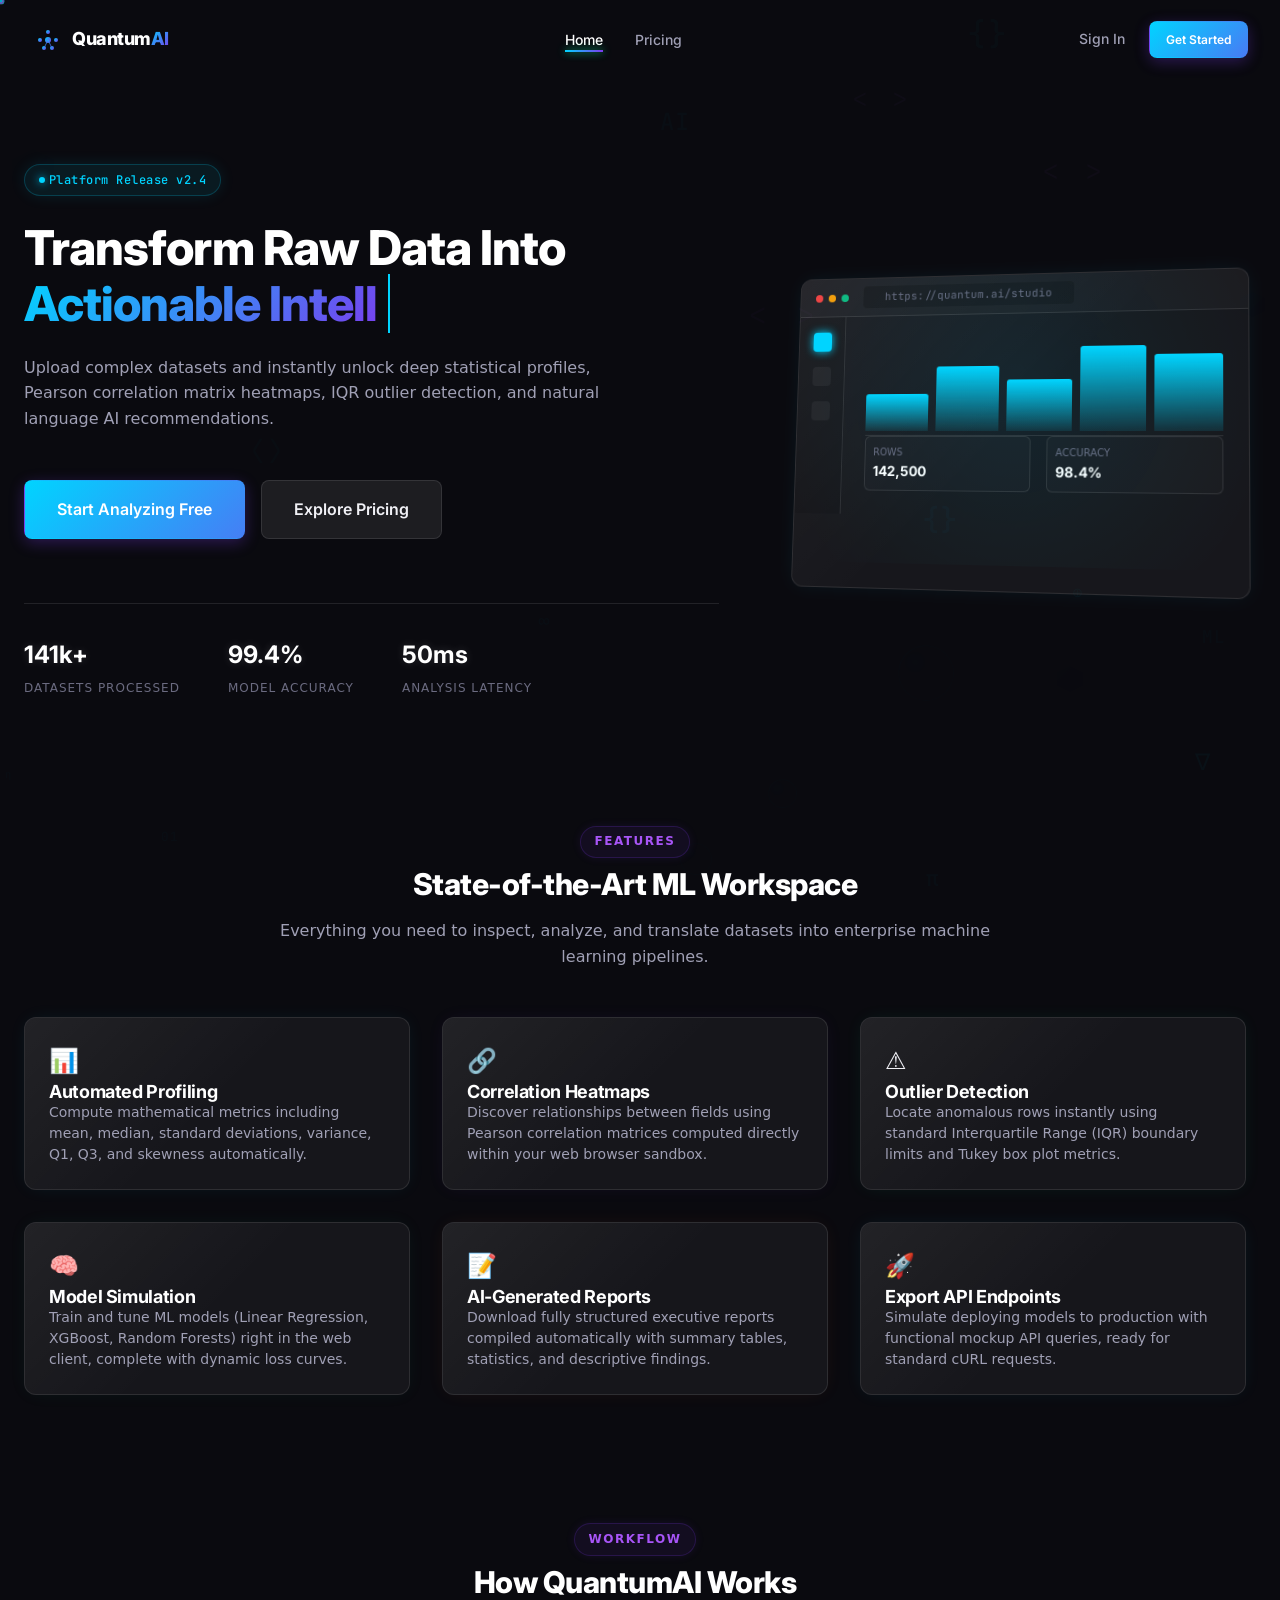
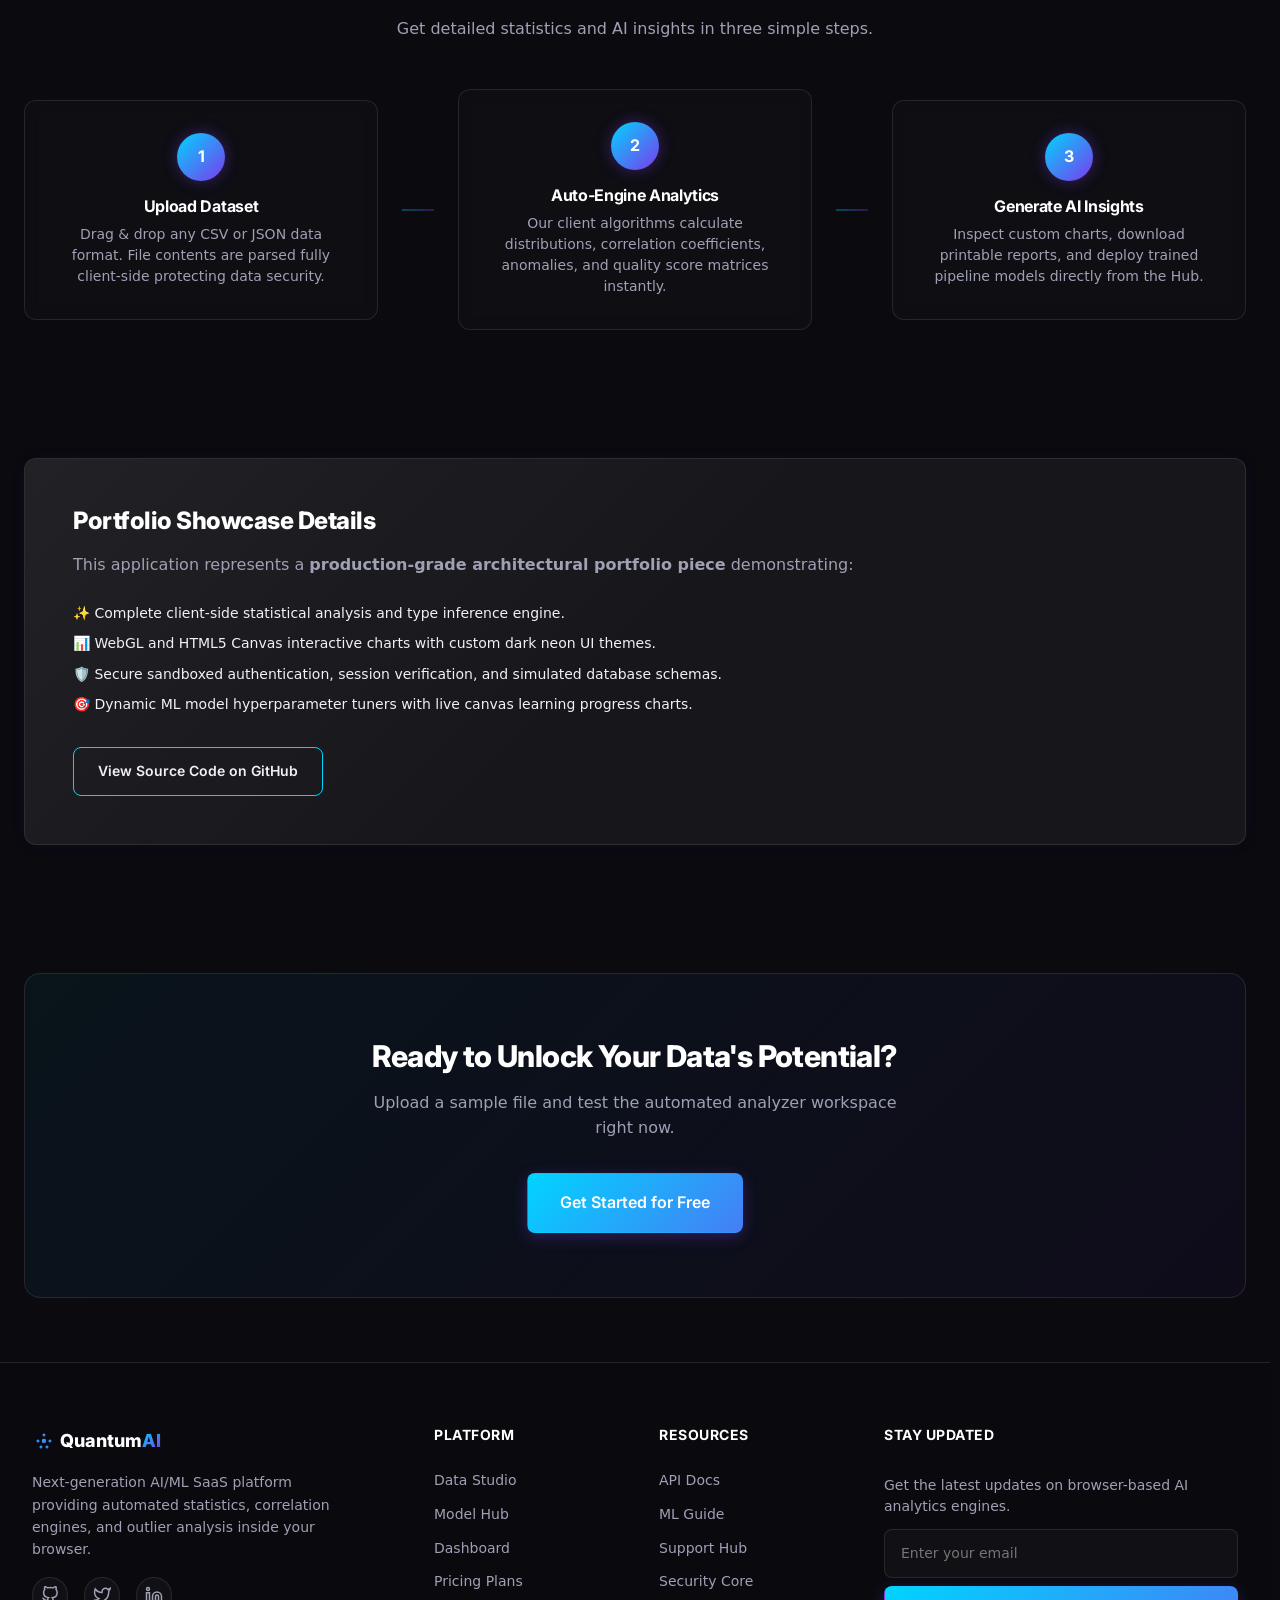
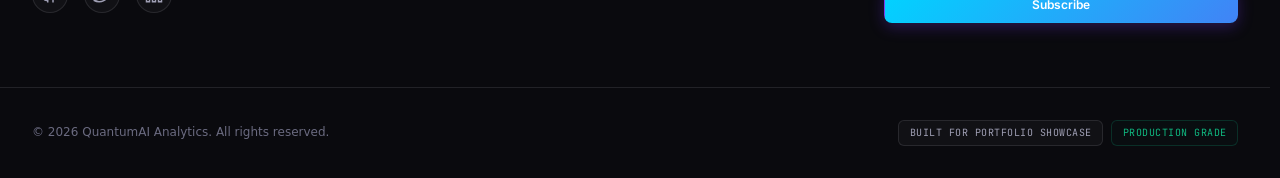
<file: projects/quantum/index.html>
<!doctype html>
<html lang="en">
  <head>
    <meta charset="UTF-8" />
    <link rel="icon" type="image/svg+xml" href="./favicon.svg" />
    <meta name="viewport" content="width=device-width, initial-scale=1.0" />
    <meta name="description" content="QuantumAI Analytics — Transform raw data into actionable intelligence with AI-powered analysis, automated ML pipelines, and real-time insights." />
    <meta name="keywords" content="AI, Machine Learning, Data Analytics, SaaS, AutoML, Data Science, Neural Networks" />
    <meta name="author" content="QuantumAI Analytics" />
    <meta property="og:title" content="QuantumAI Analytics — AI-Powered Data Intelligence" />
    <meta property="og:description" content="Transform raw data into actionable intelligence with automated ML pipelines and real-time insights." />
    <meta property="og:type" content="website" />
    <meta name="theme-color" content="#0a0a0f" />
    <link rel="preconnect" href="https://fonts.googleapis.com" />
    <link rel="preconnect" href="https://fonts.gstatic.com" crossorigin />
    <link href="https://fonts.googleapis.com/css2?family=Inter:wght@400;500;600;700;800&family=JetBrains+Mono:wght@400;500&display=swap" rel="stylesheet" />
    <title>QuantumAI Analytics — AI-Powered Data Intelligence</title>
    <script type="module" crossorigin src="./assets/index-DrFbPwGx.js"></script>
    <link rel="stylesheet" crossorigin href="./assets/index-C42RqtLS.css">
  </head>
  <body>
    <div id="root"></div>
  </body>
</html>
</file>
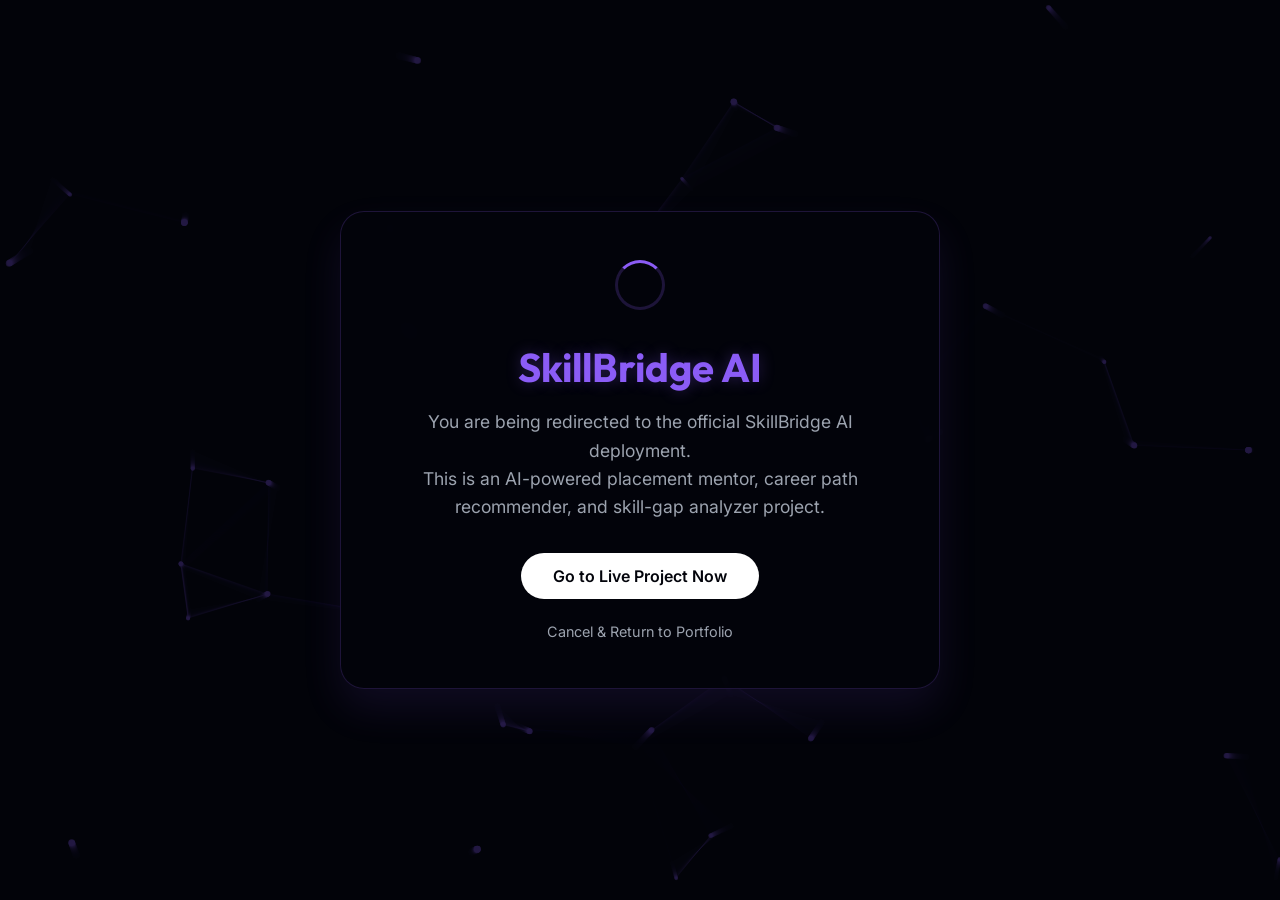
<file: projects/skillbridge/index.html>
<!DOCTYPE html>
<html lang="en">
<head>
    <meta charset="UTF-8">
    <meta name="viewport" content="width=device-width, initial-scale=1.0">
    <title>SkillBridge AI | Redirecting</title>
    <link href="https://fonts.googleapis.com/css2?family=Outfit:wght@400;600;800&family=Inter:wght@400;500&display=swap" rel="stylesheet">
    <style>
        :root {
            --bg-base: #03040b;
            --accent-purple: #8b5cf6;
            --text-main: #ffffff;
            --text-muted: #9ca3af;
        }
        * { margin: 0; padding: 0; box-sizing: border-box; }
        body {
            font-family: 'Inter', sans-serif;
            background-color: var(--bg-base);
            color: var(--text-main);
            height: 100vh;
            display: flex;
            align-items: center;
            justify-content: center;
            overflow: hidden;
            text-align: center;
        }
        
        #bridge-canvas { position: fixed; top: 0; left: 0; width: 100%; height: 100%; z-index: -1; opacity: 0.25; }
        
        .content {
            background: rgba(3, 4, 11, 0.85);
            backdrop-filter: blur(12px);
            padding: 3rem;
            border-radius: 24px;
            border: 1px solid rgba(139, 92, 246, 0.2);
            max-width: 600px;
            box-shadow: 0 20px 40px rgba(139, 92, 246, 0.1);
            animation: popIn 0.8s cubic-bezier(0.16, 1, 0.3, 1);
        }
        
        @keyframes popIn {
            from { opacity: 0; transform: scale(0.9) translateY(20px); }
            to { opacity: 1; transform: scale(1) translateY(0); }
        }
        
        h1 { font-family: 'Outfit', sans-serif; font-size: 2.5rem; margin-bottom: 1rem; color: var(--accent-purple); text-shadow: 0 0 15px rgba(139, 92, 246, 0.3); }
        p { color: var(--text-muted); line-height: 1.6; margin-bottom: 2rem; font-size: 1.1rem; }
        
        .loader {
            width: 50px;
            height: 50px;
            border: 3px solid rgba(139, 92, 246, 0.2);
            border-top-color: var(--accent-purple);
            border-radius: 50%;
            margin: 0 auto 2rem;
            animation: spin 1s linear infinite;
        }
        
        @keyframes spin { to { transform: rotate(360deg); } }
        
        .btn {
            display: inline-block;
            background: var(--text-main);
            color: var(--bg-base);
            padding: 0.8rem 2rem;
            border-radius: 50px;
            text-decoration: none;
            font-weight: 600;
            transition: 0.3s;
        }
        .btn:hover { background: var(--accent-purple); color: var(--text-main); box-shadow: 0 0 15px rgba(139, 92, 246, 0.4); }
        .back-link { display: block; margin-top: 1.5rem; color: var(--text-muted); text-decoration: none; font-size: 0.9rem; }
        .back-link:hover { color: var(--text-main); }
    </style>
</head>
<body>
    <canvas id="bridge-canvas"></canvas>
    
    <div class="content">
        <div class="loader"></div>
        <h1>SkillBridge AI</h1>
        <p>You are being redirected to the official SkillBridge AI deployment.<br>This is an AI-powered placement mentor, career path recommender, and skill-gap analyzer project.</p>
        <a href="https://skill-bridge-ai-ffj7.vercel.app/" class="btn">Go to Live Project Now</a>
        <a href="../../index.html" class="back-link">Cancel & Return to Portfolio</a>
    </div>

    <script>
        // Particle Bridge Network
        const canvas = document.getElementById('bridge-canvas');
        const ctx = canvas.getContext('2d');
        
        function resizeCanvas() {
            canvas.width = window.innerWidth;
            canvas.height = window.innerHeight;
        }
        resizeCanvas();
        window.addEventListener('resize', resizeCanvas);
        
        const particles = [];
        const numParticles = 45;

        class Particle {
            constructor() {
                this.x = Math.random() * canvas.width;
                this.y = Math.random() * canvas.height;
                this.vx = (Math.random() - 0.5) * 1.2;
                this.vy = (Math.random() - 0.5) * 1.2;
                this.radius = Math.random() * 2 + 1.5;
            }
            update() {
                this.x += this.vx;
                this.y += this.vy;
                if (this.x < 0 || this.x > canvas.width) this.vx = -this.vx;
                if (this.y < 0 || this.y > canvas.height) this.vy = -this.vy;
            }
            draw() {
                ctx.beginPath();
                ctx.arc(this.x, this.y, this.radius, 0, Math.PI * 2);
                ctx.fillStyle = 'rgba(139, 92, 246, 0.6)';
                ctx.fill();
            }
        }

        for (let i = 0; i < numParticles; i++) {
            particles.push(new Particle());
        }

        function animate() {
            ctx.fillStyle = 'rgba(3, 4, 11, 0.1)';
            ctx.fillRect(0, 0, canvas.width, canvas.height);

            for (let i = 0; i < particles.length; i++) {
                particles[i].update();
                particles[i].draw();

                for (let j = i + 1; j < particles.length; j++) {
                    const dx = particles[i].x - particles[j].x;
                    const dy = particles[i].y - particles[j].y;
                    const dist = Math.sqrt(dx * dx + dy * dy);

                    if (dist < 130) {
                        ctx.beginPath();
                        ctx.moveTo(particles[i].x, particles[i].y);
                        ctx.lineTo(particles[j].x, particles[j].y);
                        ctx.strokeStyle = `rgba(139, 92, 246, ${0.4 * (1 - dist / 130)})`;
                        ctx.lineWidth = 0.6;
                        ctx.stroke();
                    }
                }
            }
            requestAnimationFrame(animate);
        }
        animate();

        // Auto redirect after 3 seconds
        setTimeout(() => {
            window.location.href = 'https://skill-bridge-ai-ffj7.vercel.app/';
        }, 3000);
    </script>
</body>
</html>
</file>
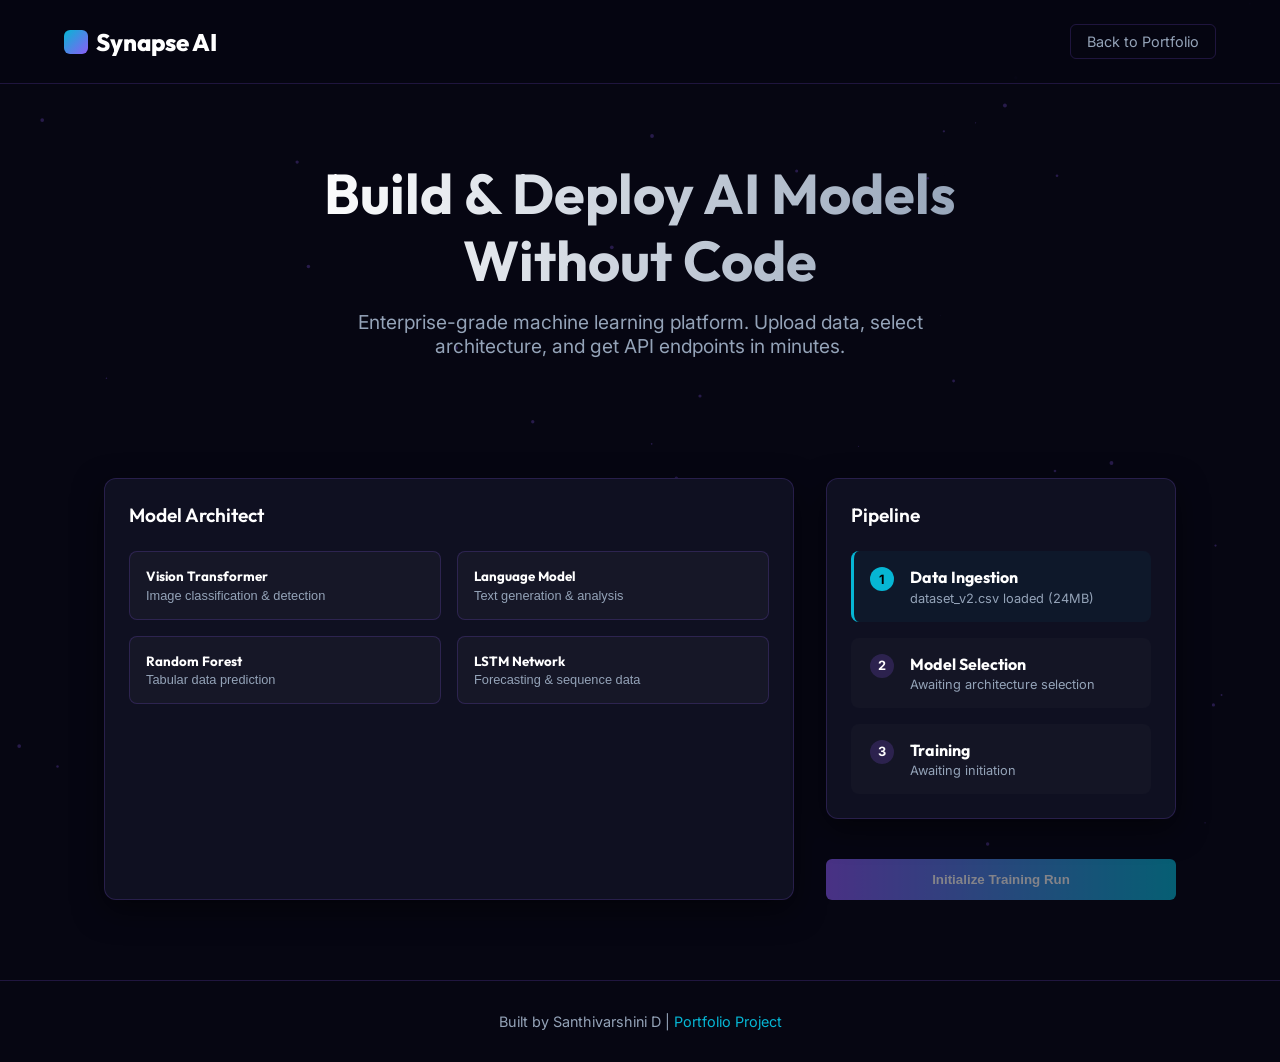
<file: projects/synapse/index.html>
<!DOCTYPE html>
<html lang="en">
<head>
    <meta charset="UTF-8">
    <meta name="viewport" content="width=device-width, initial-scale=1.0">
    <title>Synapse AI | Live Demo</title>
    <link href="https://fonts.googleapis.com/css2?family=Outfit:wght@400;600;800&family=Inter:wght@400;500&display=swap" rel="stylesheet">
    <style>
        :root {
            --bg-base: #060612;
            --bg-card: #0f1021;
            --accent-purple: #8b5cf6;
            --accent-cyan: #06b6d4;
            --text-main: #ffffff;
            --text-muted: #94a3b8;
            --border: rgba(139, 92, 246, 0.2);
        }
        * { margin: 0; padding: 0; box-sizing: border-box; }
        body {
            font-family: 'Inter', sans-serif;
            background-color: var(--bg-base);
            color: var(--text-main);
            overflow-x: hidden;
        }
        h1, h2, h3, .logo { font-family: 'Outfit', sans-serif; }
        a { text-decoration: none; color: inherit; }
        
        /* Navbar */
        .navbar {
            padding: 1.5rem 5%;
            display: flex;
            justify-content: space-between;
            align-items: center;
            border-bottom: 1px solid var(--border);
            background: rgba(6, 6, 18, 0.8);
            backdrop-filter: blur(10px);
            position: fixed;
            width: 100%;
            z-index: 100;
        }
        .logo { font-size: 1.5rem; font-weight: 800; display: flex; align-items: center; gap: 0.5rem; }
        .logo-icon { width: 24px; height: 24px; background: linear-gradient(135deg, var(--accent-cyan), var(--accent-purple)); border-radius: 6px; }
        .back-link { font-size: 0.9rem; color: var(--text-muted); border: 1px solid var(--border); padding: 0.5rem 1rem; border-radius: 6px; transition: 0.3s; }
        .back-link:hover { color: var(--text-main); border-color: var(--accent-cyan); }
        
        /* Background Particles */
        #particles { position: fixed; top: 0; left: 0; width: 100%; height: 100%; z-index: -1; opacity: 0.5; }
        
        /* Hero */
        .hero {
            padding: 10rem 5% 5rem;
            text-align: center;
            max-width: 800px;
            margin: 0 auto;
        }
        .hero h1 { font-size: 3.5rem; margin-bottom: 1rem; background: linear-gradient(to right, #fff, var(--text-muted)); -webkit-background-clip: text; color: transparent; line-height: 1.2; }
        .hero p { color: var(--text-muted); font-size: 1.2rem; margin-bottom: 2.5rem; }
        
        /* Dashboard Container */
        .dashboard {
            max-width: 1200px;
            margin: 0 auto 5rem;
            padding: 0 5%;
            display: grid;
            grid-template-columns: 1fr 350px;
            gap: 2rem;
        }
        
        .card {
            background: var(--bg-card);
            border: 1px solid var(--border);
            border-radius: 12px;
            padding: 1.5rem;
            box-shadow: 0 10px 30px rgba(0,0,0,0.5);
        }
        .card-header { font-family: 'Outfit', sans-serif; font-size: 1.2rem; font-weight: 600; margin-bottom: 1.5rem; display: flex; align-items: center; gap: 0.5rem; }
        
        /* Model Selector */
        .model-grid { display: grid; grid-template-columns: 1fr 1fr; gap: 1rem; margin-bottom: 2rem; }
        .model-btn {
            background: rgba(255,255,255,0.03); border: 1px solid var(--border); padding: 1rem; border-radius: 8px;
            color: var(--text-main); cursor: pointer; text-align: left; transition: 0.3s;
        }
        .model-btn:hover, .model-btn.active { background: rgba(139, 92, 246, 0.1); border-color: var(--accent-purple); }
        .model-btn h4 { margin-bottom: 0.2rem; font-family: 'Outfit', sans-serif; }
        .model-btn p { font-size: 0.8rem; color: var(--text-muted); }
        
        /* Training Visualizer */
        .training-area { display: none; }
        .training-area.active { display: block; animation: fadeIn 0.5s; }
        @keyframes fadeIn { from { opacity: 0; } to { opacity: 1; } }
        
        .progress-bar-container { width: 100%; height: 8px; background: #1a1c33; border-radius: 4px; overflow: hidden; margin-bottom: 1rem; }
        .progress-bar { width: 0%; height: 100%; background: linear-gradient(90deg, var(--accent-purple), var(--accent-cyan)); transition: width 0.1s; }
        .metrics-grid { display: grid; grid-template-columns: 1fr 1fr; gap: 1rem; }
        .metric-box { background: rgba(0,0,0,0.2); padding: 1rem; border-radius: 8px; text-align: center; }
        .metric-val { font-size: 1.8rem; font-family: 'Outfit', sans-serif; font-weight: 800; color: var(--accent-cyan); }
        .metric-lbl { font-size: 0.8rem; color: var(--text-muted); text-transform: uppercase; }
        
        /* Code Snippet */
        .code-block {
            background: #0d0d1a; padding: 1.5rem; border-radius: 8px; font-family: monospace;
            color: #a5b4fc; font-size: 0.9rem; line-height: 1.5; border: 1px solid #1e1e38;
        }
        .keyword { color: #f472b6; }
        .string { color: #34d399; }
        .comment { color: #64748b; }
        
        /* Steps */
        .steps { display: flex; flex-direction: column; gap: 1rem; }
        .step { display: flex; gap: 1rem; padding: 1rem; background: rgba(255,255,255,0.02); border-radius: 8px; border-left: 3px solid transparent; }
        .step.active { border-left-color: var(--accent-cyan); background: rgba(6, 182, 212, 0.05); }
        .step-num { width: 24px; height: 24px; border-radius: 50%; background: var(--border); display: flex; align-items: center; justify-content: center; font-size: 0.8rem; font-weight: bold; }
        .step.active .step-num { background: var(--accent-cyan); color: #000; }
        
        .btn-primary { background: linear-gradient(90deg, var(--accent-purple), var(--accent-cyan)); color: #fff; border: none; padding: 0.8rem 1.5rem; border-radius: 6px; font-weight: 600; cursor: pointer; width: 100%; margin-top: 1.5rem; transition: opacity 0.3s; }
        .btn-primary:hover { opacity: 0.9; }
        .btn-primary:disabled { opacity: 0.5; cursor: not-allowed; }

        @media (max-width: 768px) { .dashboard { grid-template-columns: 1fr; } }
    </style>
</head>
<body>
    <canvas id="particles"></canvas>
    
    <nav class="navbar">
        <div class="logo"><div class="logo-icon"></div> Synapse AI</div>
        <a href="../../index.html" class="back-link">Back to Portfolio</a>
    </nav>

    <header class="hero">
        <h1>Build & Deploy AI Models<br>Without Code</h1>
        <p>Enterprise-grade machine learning platform. Upload data, select architecture, and get API endpoints in minutes.</p>
    </header>

    <section class="dashboard">
        <div class="card">
            <div class="card-header">Model Architect</div>
            
            <div class="model-grid">
                <button class="model-btn" onclick="selectModel(this, 'Vision')">
                    <h4>Vision Transformer</h4>
                    <p>Image classification & detection</p>
                </button>
                <button class="model-btn" onclick="selectModel(this, 'NLP')">
                    <h4>Language Model</h4>
                    <p>Text generation & analysis</p>
                </button>
                <button class="model-btn" onclick="selectModel(this, 'Regression')">
                    <h4>Random Forest</h4>
                    <p>Tabular data prediction</p>
                </button>
                <button class="model-btn" onclick="selectModel(this, 'TimeSeries')">
                    <h4>LSTM Network</h4>
                    <p>Forecasting & sequence data</p>
                </button>
            </div>

            <div class="training-area" id="trainingArea">
                <div class="card-header" style="font-size: 1rem; margin-bottom: 0.5rem; display:flex; justify-content: space-between;">
                    <span>Training Status</span>
                    <span id="epochDisplay" style="color: var(--accent-cyan); font-weight: normal;">Epoch 0/50</span>
                </div>
                <div class="progress-bar-container">
                    <div class="progress-bar" id="progressBar"></div>
                </div>
                
                <div class="metrics-grid" style="margin-top: 1.5rem;">
                    <div class="metric-box">
                        <div class="metric-val" id="accMetric">0.0%</div>
                        <div class="metric-lbl">Validation Acc</div>
                    </div>
                    <div class="metric-box">
                        <div class="metric-val" id="lossMetric" style="color: var(--accent-purple);">1.420</div>
                        <div class="metric-lbl">Loss</div>
                    </div>
                </div>
                
                <div style="margin-top: 1.5rem;">
                    <div class="card-header" style="font-size: 1rem;">API Endpoint Ready</div>
                    <div class="code-block">
<span class="comment"># Initialize client</span>
<span class="keyword">import</span> synapse
client = synapse.Client(api_key=<span class="string">"sk_test_123"</span>)

<span class="comment"># Run inference</span>
response = client.models.predict(
    model_id=<span class="string">"mod_xyz789"</span>,
    inputs=[data_payload]
)
<span class="keyword">print</span>(response.predictions)
                    </div>
                </div>
            </div>
        </div>
        
        <div>
            <div class="card" style="margin-bottom: 1rem;">
                <div class="card-header">Pipeline</div>
                <div class="steps">
                    <div class="step active" id="step1">
                        <div class="step-num">1</div>
                        <div>
                            <h4 style="font-family: 'Outfit'; margin-bottom: 0.2rem;">Data Ingestion</h4>
                            <p style="font-size: 0.8rem; color: var(--text-muted);">dataset_v2.csv loaded (24MB)</p>
                        </div>
                    </div>
                    <div class="step" id="step2">
                        <div class="step-num">2</div>
                        <div>
                            <h4 style="font-family: 'Outfit'; margin-bottom: 0.2rem;">Model Selection</h4>
                            <p style="font-size: 0.8rem; color: var(--text-muted);">Awaiting architecture selection</p>
                        </div>
                    </div>
                    <div class="step" id="step3">
                        <div class="step-num">3</div>
                        <div>
                            <h4 style="font-family: 'Outfit'; margin-bottom: 0.2rem;">Training</h4>
                            <p style="font-size: 0.8rem; color: var(--text-muted);">Awaiting initiation</p>
                        </div>
                    </div>
                </div>
            </div>
            
            <button class="btn-primary" id="trainBtn" disabled onclick="startTraining()">Initialize Training Run</button>
        </div>
    </section>

    <footer style="text-align: center; padding: 2rem; color: var(--text-muted); font-size: 0.9rem; border-top: 1px solid var(--border);">
        Built by Santhivarshini D | <a href="../../index.html" style="color: var(--accent-cyan);">Portfolio Project</a>
    </footer>

    <script>
        // Background Particles
        const canvas = document.getElementById('particles');
        const ctx = canvas.getContext('2d');
        canvas.width = window.innerWidth;
        canvas.height = window.innerHeight;
        
        let particles = [];
        for(let i=0; i<50; i++) {
            particles.push({
                x: Math.random() * canvas.width,
                y: Math.random() * canvas.height,
                radius: Math.random() * 2,
                vx: Math.random() * 0.5 - 0.25,
                vy: Math.random() * 0.5 - 0.25
            });
        }
        
        function draw() {
            ctx.clearRect(0,0, canvas.width, canvas.height);
            ctx.fillStyle = 'rgba(139, 92, 246, 0.5)';
            particles.forEach(p => {
                p.x += p.vx; p.y += p.vy;
                if(p.x < 0 || p.x > canvas.width) p.vx *= -1;
                if(p.y < 0 || p.y > canvas.height) p.vy *= -1;
                ctx.beginPath();
                ctx.arc(p.x, p.y, p.radius, 0, Math.PI*2);
                ctx.fill();
            });
            requestAnimationFrame(draw);
        }
        draw();

        // UI Logic
        const trainBtn = document.getElementById('trainBtn');
        const trainingArea = document.getElementById('trainingArea');
        const progressBar = document.getElementById('progressBar');
        const epochDisplay = document.getElementById('epochDisplay');
        const accMetric = document.getElementById('accMetric');
        const lossMetric = document.getElementById('lossMetric');
        let selectedModel = null;
        let isTraining = false;

        window.selectModel = (btn, type) => {
            if (isTraining) return;
            document.querySelectorAll('.model-btn').forEach(b => b.classList.remove('active'));
            btn.classList.add('active');
            selectedModel = type;
            trainBtn.disabled = false;
            
            document.getElementById('step1').classList.remove('active');
            document.getElementById('step2').classList.add('active');
            document.getElementById('step3').classList.remove('active');
        }

        window.startTraining = () => {
            isTraining = true;
            trainBtn.disabled = true;
            trainBtn.textContent = "Training in Progress...";
            trainingArea.classList.add('active');
            
            document.getElementById('step2').classList.remove('active');
            document.getElementById('step3').classList.add('active');
            
            let epoch = 0;
            let acc = 45.0;
            let loss = 2.450;
            
            const interval = setInterval(() => {
                epoch++;
                
                // Simulate learning curve
                acc = Math.min(94.7, acc + (Math.random() * 3 + 1));
                loss = Math.max(0.032, loss - (Math.random() * 0.1 + 0.05));
                
                progressBar.style.width = `${(epoch/50)*100}%`;
                epochDisplay.textContent = `Epoch ${epoch}/50`;
                accMetric.textContent = `${acc.toFixed(1)}%`;
                lossMetric.textContent = loss.toFixed(3);
                
                if (epoch >= 50) {
                    clearInterval(interval);
                    trainBtn.textContent = "Model Deployed Successfully";
                    trainBtn.style.background = "linear-gradient(90deg, #10b981, #059669)";
                    document.getElementById('step3').innerHTML = `
                        <div class="step-num" style="background:#10b981;color:#fff;">✓</div>
                        <div>
                            <h4 style="font-family: 'Outfit'; margin-bottom: 0.2rem;">Deployed</h4>
                            <p style="font-size: 0.8rem; color: #10b981;">API Endpoint Active</p>
                        </div>
                    `;
                }
            }, 100);
        }
    </script>
</body>
</html>
</file>
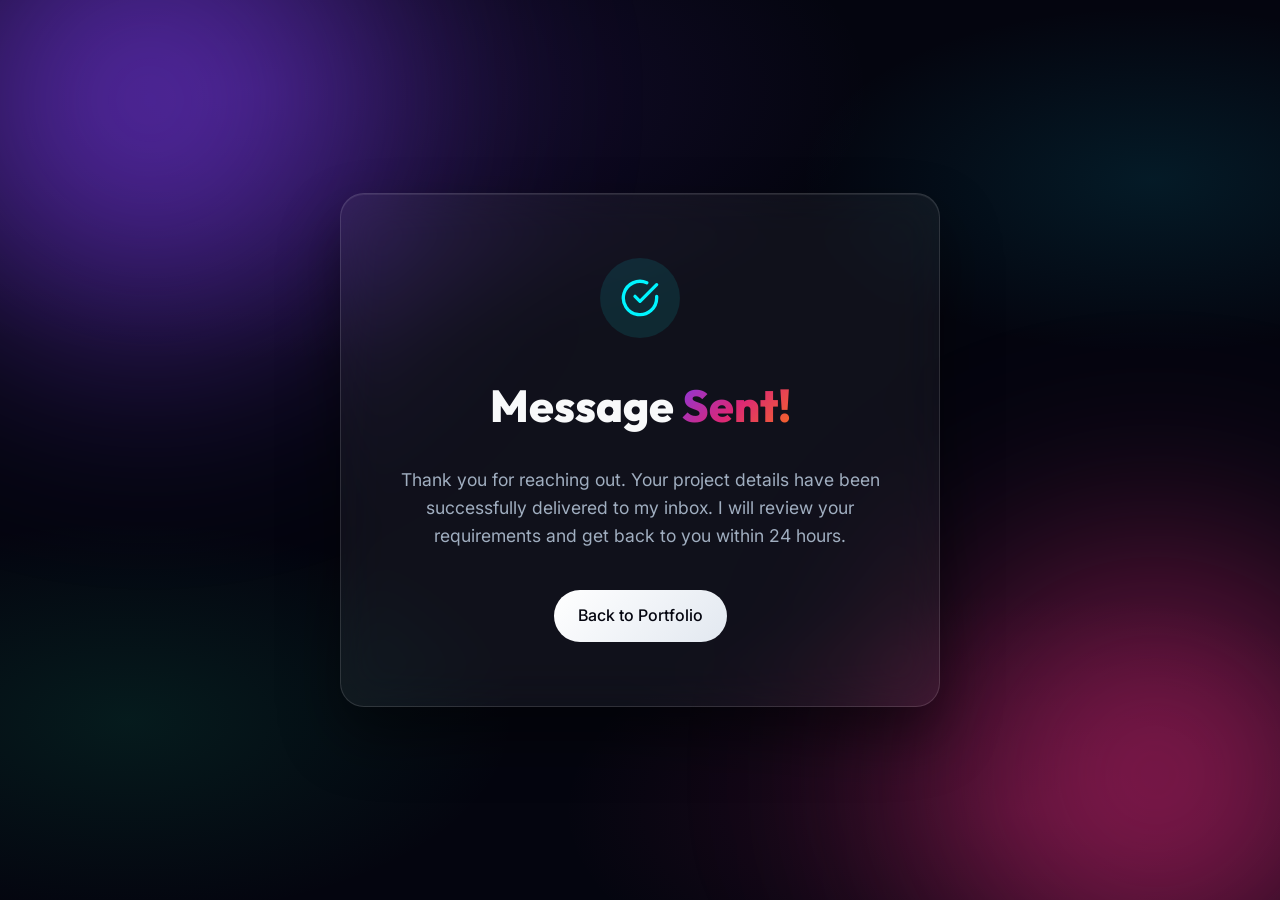
<file: thankyou.html>
<!DOCTYPE html>
<html lang="en">
<head>
    <meta charset="UTF-8">
    <meta name="viewport" content="width=device-width, initial-scale=1.0">
    <title>Thank You | Santhivarshini D</title>
    <link href="https://fonts.googleapis.com/css2?family=Inter:wght@300;400;500;600&family=Outfit:wght@400;600;800;900&display=swap" rel="stylesheet">
    <link rel="stylesheet" href="css/style.css">
    <style>
        .thank-you-section {
            min-height: 100vh;
            display: flex;
            align-items: center;
            justify-content: center;
            text-align: center;
            padding: 2rem;
        }
        .thank-you-card {
            max-width: 600px;
            padding: 4rem 2rem;
        }
        .success-icon {
            width: 80px;
            height: 80px;
            background: rgba(0, 240, 255, 0.1);
            color: var(--accent-neon);
            border-radius: 50%;
            display: flex;
            align-items: center;
            justify-content: center;
            margin: 0 auto 2rem;
            animation: pulseIcon 2s infinite;
        }
        .success-icon svg {
            width: 40px;
            height: 40px;
        }
        @keyframes pulseIcon {
            0% { box-shadow: 0 0 0 0 rgba(0, 240, 255, 0.4); }
            70% { box-shadow: 0 0 0 20px rgba(0, 240, 255, 0); }
            100% { box-shadow: 0 0 0 0 rgba(0, 240, 255, 0); }
        }
    </style>
</head>
<body>
    <div class="ambient-bg">
        <div class="glow glow-1"></div>
        <div class="glow glow-2"></div>
    </div>

    <section class="thank-you-section">
        <div class="glass-card thank-you-card reveal-up">
            <div class="success-icon">
                <svg viewBox="0 0 24 24" fill="none" stroke="currentColor" stroke-width="2" stroke-linecap="round" stroke-linejoin="round"><path d="M22 11.08V12a10 10 0 1 1-5.93-9.14"></path><polyline points="22 4 12 14.01 9 11.01"></polyline></svg>
            </div>
            <h1 class="section-title">Message <span class="gradient-text">Sent!</span></h1>
            <p class="section-desc" style="margin: 1.5rem 0 2.5rem; color: var(--text-muted); line-height: 1.6;">
                Thank you for reaching out. Your project details have been successfully delivered to my inbox. I will review your requirements and get back to you within 24 hours.
            </p>
            <a href="index.html" class="btn btn-primary btn-glow">Back to Portfolio</a>
        </div>
    </section>

    <script>
        document.addEventListener('DOMContentLoaded', () => {
            document.querySelector('.reveal-up').classList.add('active');
        });
    </script>
</body>
</html>
</file>
<file: projects/quantum/assets/index-C42RqtLS.css>
@import "https://fonts.googleapis.com/css2?family=Inter:wght@400;500;600;700;800&family=JetBrains+Mono:wght@400;500&display=swap";*,:before,:after{box-sizing:border-box;margin:0;padding:0}html{-webkit-text-size-adjust:100%;-moz-text-size-adjust:100%;text-size-adjust:100%;scroll-behavior:smooth;scrollbar-gutter:stable}body{-webkit-font-smoothing:antialiased;-moz-osx-font-smoothing:grayscale;text-rendering:optimizelegibility;min-height:100vh;line-height:1.6}img,picture,video,canvas,svg{max-width:100%;display:block}input,button,textarea,select{font:inherit;color:inherit}button{cursor:pointer;background:0 0;border:none}a{color:inherit;text-decoration:none}ul,ol{list-style:none}table{border-collapse:collapse;border-spacing:0}input[type=search]::-webkit-search-decoration{-webkit-appearance:none}input[type=search]::-webkit-search-cancel-button{-webkit-appearance:none}:root{--bg-primary:#0a0a0f;--bg-secondary:#12121a;--bg-tertiary:#1a1a2e;--bg-card:#ffffff08;--accent-blue:#00d4ff;--accent-violet:#7c3aed;--accent-purple:#a855f7;--accent-cyan:#06ffa5;--accent-orange:#ff6b35;--accent-pink:#ec4899;--text-primary:#f0f0f5;--text-secondary:#a0a0b5;--text-muted:#6b6b80;--glass-bg:#ffffff0d;--glass-border:#ffffff1a;--glass-bg-heavy:#ffffff14;--success:#10b981;--warning:#f59e0b;--danger:#ef4444;--gradient-primary:linear-gradient(135deg, var(--accent-blue), var(--accent-violet));--gradient-accent:linear-gradient(135deg, var(--accent-cyan), var(--accent-blue));--gradient-warm:linear-gradient(135deg, var(--accent-orange), var(--accent-pink));--space-xs:.25rem;--space-sm:.5rem;--space-md:1rem;--space-lg:1.5rem;--space-xl:2rem;--space-2xl:3rem;--space-3xl:4rem;--font-heading:"Inter", sans-serif;--font-body:system-ui, -apple-system, BlinkMacSystemFont, "Segoe UI", sans-serif;--font-mono:"JetBrains Mono", ui-monospace, "Cascadia Code", "Fira Code", monospace;--text-xs:.75rem;--text-sm:.875rem;--text-base:1rem;--text-lg:1.125rem;--text-xl:1.25rem;--text-2xl:1.5rem;--text-3xl:1.875rem;--text-4xl:2.25rem;--text-5xl:3rem;--text-6xl:3.75rem;--radius-sm:.375rem;--radius-md:.5rem;--radius-lg:.75rem;--radius-xl:1rem;--radius-2xl:1.5rem;--radius-full:9999px;--shadow-sm:0 1px 2px #0006;--shadow-md:0 4px 12px #00000080;--shadow-lg:0 8px 30px #0009;--shadow-glow-blue:0 0 20px #00d4ff4d, 0 0 60px #00d4ff1a;--shadow-glow-violet:0 0 20px #7c3aed4d, 0 0 60px #7c3aed1a;--shadow-glow-cyan:0 0 20px #06ffa54d, 0 0 60px #06ffa51a;--transition-fast:.15s ease;--transition-normal:.3s ease;--transition-slow:.5s ease;--z-background:-1;--z-content:1;--z-overlay:10;--z-modal:100;--z-tooltip:1000}body{background-color:var(--bg-primary);color:var(--text-primary);font-family:var(--font-body);font-size:var(--text-base);overflow-x:hidden}#root{flex-direction:column;min-height:100vh;display:flex}::-webkit-scrollbar{width:8px;height:8px}::-webkit-scrollbar-track{background:var(--bg-secondary)}::-webkit-scrollbar-thumb{background:var(--bg-tertiary);border-radius:var(--radius-full);border:2px solid var(--bg-secondary);transition:background var(--transition-fast)}::-webkit-scrollbar-thumb:hover{background:var(--accent-blue)}*{scrollbar-width:thin;scrollbar-color:var(--bg-tertiary) var(--bg-secondary)}::selection{color:var(--text-primary);background:#00d4ff4d}::selection{color:var(--text-primary);background:#00d4ff4d}h1,h2,h3,h4,h5,h6{font-family:var(--font-heading);letter-spacing:-.02em;font-weight:700;line-height:1.2}code,pre,kbd,samp{font-family:var(--font-mono)}.glass{background:var(--glass-bg);border:1px solid var(--glass-border);border-radius:var(--radius-lg);-webkit-backdrop-filter:blur(12px);backdrop-filter:blur(12px)}.glass-heavy{background:var(--glass-bg-heavy);border-radius:var(--radius-lg);-webkit-backdrop-filter:blur(20px);backdrop-filter:blur(20px);border:1px solid #ffffff24}.glow-text-blue{color:var(--accent-blue);text-shadow:0 0 7px #00d4ff99,0 0 20px #00d4ff66,0 0 40px #00d4ff33}.glow-text-violet{color:var(--accent-violet);text-shadow:0 0 7px #7c3aed99,0 0 20px #7c3aed66,0 0 40px #7c3aed33}.glow-text-cyan{color:var(--accent-cyan);text-shadow:0 0 7px #06ffa599,0 0 20px #06ffa566,0 0 40px #06ffa533}.gradient-text{background:var(--gradient-primary);-webkit-text-fill-color:transparent;color:#0000;-webkit-background-clip:text;background-clip:text}.container{width:100%;max-width:1280px;padding-inline:var(--space-lg);margin-inline:auto}.section-padding{padding-block:var(--space-3xl)}@keyframes float{0%,to{transform:translateY(0)}50%{transform:translateY(-20px)}}@keyframes pulse-glow{0%,to{opacity:1;transform:scale(1)}50%{opacity:.6;transform:scale(1.05)}}@keyframes gradient-shift{0%{background-position:0%}50%{background-position:100%}to{background-position:200%}}@keyframes slide-up{0%{opacity:0;transform:translateY(30px)}to{opacity:1;transform:translateY(0)}}@keyframes fade-in{0%{opacity:0}to{opacity:1}}@keyframes shimmer{0%{transform:translate(-100%)}to{transform:translate(100%)}}@keyframes rotate-slow{0%{transform:rotate(0)}to{transform:rotate(360deg)}}@keyframes float-random{0%{transform:translate(0)}15%{transform:translate(30px,-40px)}30%{transform:translate(-20px,-70px)}45%{transform:translate(-50px,-20px)}60%{transform:translate(-25px,35px)}75%{transform:translate(20px,55px)}90%{transform:translate(40px,20px)}to{transform:translate(0)}}@keyframes typing-cursor{0%,to{border-color:#0000}50%{border-color:var(--accent-blue)}}@keyframes data-stream{0%{opacity:0;transform:translateY(-100%)}10%{opacity:1}90%{opacity:1}to{opacity:0;transform:translateY(100vh)}}@media (width<=480px){:root{--text-5xl:2rem;--text-6xl:2.5rem;--text-4xl:1.75rem;--text-3xl:1.5rem;--space-3xl:2.5rem;--space-2xl:2rem}.container{padding-inline:var(--space-md)}.section-padding{padding-block:var(--space-2xl)}}@media (width<=768px){:root{--text-5xl:2.25rem;--text-6xl:2.75rem;--text-4xl:2rem}.container{padding-inline:var(--space-md)}.section-padding{padding-block:var(--space-2xl)}}@media (width<=1024px){:root{--text-6xl:3rem;--text-5xl:2.5rem}}@media (width>=1440px){.container{max-width:1400px}}@media (prefers-reduced-motion:reduce){*,:before,:after{scroll-behavior:auto!important;transition-duration:.01ms!important;animation-duration:.01ms!important;animation-iteration-count:1!important}}.glow-btn{border-radius:var(--radius-md);font-family:var(--font-heading);text-align:center;cursor:pointer;transition:all var(--transition-normal) cubic-bezier(.4, 0, .2, 1);-webkit-user-select:none;user-select:none;border:1px solid #0000;justify-content:center;align-items:center;font-weight:600;text-decoration:none;display:inline-flex;position:relative;overflow:hidden}.glow-btn-content{z-index:2;justify-content:center;align-items:center;gap:var(--space-xs);width:100%;display:flex;position:relative}.glow-btn-icon{justify-content:center;align-items:center;display:inline-flex}.glow-btn-glow{background:inherit;filter:blur(8px);opacity:0;width:100%;height:100%;transition:opacity var(--transition-normal);z-index:1;pointer-events:none;position:absolute;top:0;left:0}.glow-btn-sm{font-size:var(--text-xs);padding:.5rem 1rem}.glow-btn-md{font-size:var(--text-sm);padding:.75rem 1.5rem}.glow-btn-lg{font-size:var(--text-md);padding:1rem 2rem}.glow-btn-primary{background:linear-gradient(135deg, var(--accent-blue) 0%, var(--accent-violet) 100%);color:#fff;background-size:200%;box-shadow:0 4px 15px #7c3aed4d}.glow-btn-primary:hover{background-position:100%;transform:translateY(-2px);box-shadow:0 8px 25px #7c3aed80}.glow-btn-primary:hover .glow-btn-glow{opacity:.5}.glow-btn-primary:active{transform:translateY(0)}.glow-btn-secondary{background:var(--glass-bg-heavy);border-color:var(--glass-border);color:var(--text-primary)}.glow-btn-secondary:hover{background:#ffffff1f;border-color:#ffffff4d;transform:translateY(-2px);box-shadow:0 8px 20px #0000004d}.glow-btn-secondary:active{transform:translateY(0)}.glow-btn-outline{border-color:var(--accent-blue);color:var(--text-primary);background:0 0}.glow-btn-outline:hover{border-color:var(--accent-cyan);color:#fff;background:#00d4ff1a;transform:translateY(-2px);box-shadow:0 0 15px #00d4ff4d}.glow-btn-outline:active{transform:translateY(0)}.glow-btn-ghost{color:var(--text-secondary);background:0 0}.glow-btn-ghost:hover{background:var(--glass-bg);color:var(--text-primary)}.glow-btn:disabled{opacity:.5;cursor:not-allowed;box-shadow:none!important;transform:none!important}.glow-btn:disabled .glow-btn-glow{opacity:0!important}.navbar{width:100%;height:80px;z-index:var(--z-overlay);transition:all var(--transition-normal);-webkit-backdrop-filter:blur(8px);background:#0a0a0f33;border-bottom:1px solid #0000;align-items:center;display:flex;position:fixed;top:0;left:0}.navbar-scrolled{-webkit-backdrop-filter:blur(16px);border-bottom:1px solid var(--glass-border);background:#0a0a0fbf;box-shadow:0 4px 30px #0006}.navbar-container{width:100%;max-width:1280px;padding:0 var(--space-xl);justify-content:space-between;align-items:center;margin:0 auto;display:flex}.navbar-logo{align-items:center;gap:var(--space-sm);font-family:var(--font-heading);font-weight:800;font-size:var(--text-lg);color:#fff;letter-spacing:-.5px;text-decoration:none;display:flex}.navbar-logo-icon{width:32px;height:32px}.nav-links{gap:var(--space-xl);margin:0;padding:0;list-style:none;display:flex}.nav-link{font-family:var(--font-heading);font-weight:500;font-size:var(--text-sm);color:var(--text-secondary);padding:var(--space-xs) 0;transition:color var(--transition-fast);text-decoration:none;position:relative}.nav-link:hover{color:var(--text-primary)}.nav-link:after{content:"";background:var(--accent-blue);width:0;height:2px;box-shadow:0 0 8px var(--accent-cyan);transition:width var(--transition-normal);position:absolute;bottom:0;left:0}.nav-link:hover:after{width:100%}.nav-link.active{color:#fff}.nav-link.active:after{background:linear-gradient(90deg, var(--accent-blue), var(--accent-violet));width:100%}.nav-actions{align-items:center;gap:var(--space-lg);display:flex}.nav-signin{font-family:var(--font-heading);font-weight:500;font-size:var(--text-sm);color:var(--text-secondary);transition:color var(--transition-fast);text-decoration:none}.nav-signin:hover{color:#fff;text-shadow:0 0 10px #ffffff4d}.nav-user-badge{align-items:center;gap:var(--space-xs);border:1px solid var(--glass-border);border-radius:var(--radius-full);font-family:var(--font-mono);font-size:var(--text-xs);color:var(--accent-cyan);background:#ffffff0a;padding:.35rem .75rem;display:inline-flex}.user-dot{background-color:var(--accent-cyan);width:6px;height:6px;box-shadow:0 0 8px var(--accent-cyan);border-radius:50%;animation:2s infinite pulse-glow}.hamburger{cursor:pointer;z-index:101;background:0 0;border:none;flex-direction:column;justify-content:space-between;width:24px;height:18px;padding:0;display:none}.hamburger span{background-color:var(--text-primary);width:100%;height:2px;transition:all var(--transition-normal);border-radius:2px}.hamburger.open span:first-child{transform:translateY(8px)rotate(45deg)}.hamburger.open span:nth-child(2){opacity:0}.hamburger.open span:nth-child(3){transform:translateY(-8px)rotate(-45deg)}.mobile-menu{border-left:1px solid var(--glass-border);-webkit-backdrop-filter:blur(20px);z-index:100;width:100%;max-width:320px;height:100vh;transition:right var(--transition-normal) cubic-bezier(.4, 0, .2, 1);padding:100px var(--space-xl) var(--space-xl) var(--space-xl);background:#0a0a0ffa;position:fixed;top:0;right:-100%}.mobile-menu.open{right:0}.mobile-nav-links{gap:var(--space-lg);flex-direction:column;margin:0;padding:0;list-style:none;display:flex}.mobile-nav-link{font-family:var(--font-heading);font-size:var(--text-md);color:var(--text-secondary);transition:color var(--transition-fast);font-weight:600;text-decoration:none}.mobile-nav-link:hover,.mobile-nav-link.active{color:#fff}.mobile-nav-divider{background:var(--glass-border);height:1px;margin:var(--space-md) 0}.mobile-actions-wrapper{gap:var(--space-md);flex-direction:column;display:flex}.mobile-signin{font-family:var(--font-heading);font-weight:600;font-size:var(--text-sm);color:var(--text-secondary);text-align:center;padding:var(--space-sm);text-decoration:none}.mobile-cta{width:100%}@media (width<=768px){.nav-links,.nav-actions{display:none}.hamburger{display:flex}}.footer{border-top:1px solid var(--glass-border);padding:var(--space-3xl) 0 var(--space-xl) 0;-webkit-backdrop-filter:blur(12px);z-index:var(--z-content);background:#0a0a0fe6;position:relative}.footer-container{max-width:1280px;padding:0 var(--space-xl);gap:var(--space-2xl);grid-template-columns:2fr 1fr 1fr 2fr;margin:0 auto;display:grid}.footer-brand{gap:var(--space-md);flex-direction:column;display:flex}.footer-logo{align-items:center;gap:var(--space-xs);font-family:var(--font-heading);font-weight:800;font-size:var(--text-lg);color:#fff;text-decoration:none;display:flex}.footer-logo-icon{width:24px;height:24px}.footer-description{font-size:var(--text-sm);color:var(--text-secondary);max-width:320px;line-height:1.6}.footer-socials{gap:var(--space-md);display:flex}.footer-social-link{border:1px solid var(--glass-border);width:36px;height:36px;color:var(--text-secondary);transition:all var(--transition-fast);background:#ffffff08;border-radius:50%;justify-content:center;align-items:center;display:flex}.footer-social-link:hover{color:var(--accent-blue);border-color:var(--accent-blue);background:#00d4ff0d;transform:translateY(-2px)}.footer-social-link svg{width:18px;height:18px}.footer-column h4,.footer-newsletter h4{font-family:var(--font-heading);font-size:var(--text-sm);color:#fff;margin:0 0 var(--space-lg) 0;text-transform:uppercase;letter-spacing:.5px;font-weight:700}.footer-column ul{gap:var(--space-sm);flex-direction:column;margin:0;padding:0;list-style:none;display:flex}.footer-column ul a{font-size:var(--text-sm);color:var(--text-secondary);transition:color var(--transition-fast);text-decoration:none}.footer-column ul a:hover{color:#fff}.footer-newsletter{gap:var(--space-sm);flex-direction:column;display:flex}.footer-newsletter p{font-size:var(--text-sm);color:var(--text-secondary);margin:0 0 var(--space-xs) 0;line-height:1.5}.newsletter-form{gap:var(--space-sm);flex-direction:column;width:100%;display:flex}.newsletter-input{border:1px solid var(--glass-border);border-radius:var(--radius-md);color:#fff;font-family:var(--font-body);font-size:var(--text-sm);transition:all var(--transition-fast);background:#ffffff08;padding:.75rem 1rem}.newsletter-input:focus{border-color:var(--accent-blue);background:#ffffff0d;outline:none;box-shadow:0 0 10px #00d4ff26}.footer-bottom{margin-top:var(--space-3xl);border-top:1px solid var(--glass-border);padding-top:var(--space-xl)}.footer-bottom-container{max-width:1280px;padding:0 var(--space-xl);font-size:var(--text-xs);color:var(--text-muted);justify-content:space-between;align-items:center;gap:var(--space-md);flex-wrap:wrap;margin:0 auto;display:flex}.footer-badges{gap:var(--space-sm);display:flex}.footer-badge{border:1px solid var(--glass-border);border-radius:var(--radius-sm);color:var(--text-secondary);font-family:var(--font-mono);text-transform:uppercase;letter-spacing:.5px;background:#ffffff08;padding:.25rem .65rem;font-size:10px}.footer-badge.badge-green{color:var(--success);background:#10b98105;border-color:#10b98133}@media (width<=1024px){.footer-container{gap:var(--space-2xl);grid-template-columns:1fr 1fr}}@media (width<=576px){.footer-container{gap:var(--space-xl);grid-template-columns:1fr}.footer-bottom-container{flex-direction:column;align-items:flex-start}}.particle-canvas{z-index:-1;pointer-events:none;width:100vw;height:100vh;display:block;position:fixed;top:0;left:0;overflow:hidden}.neural-grid{z-index:-1;pointer-events:none;width:100vw;height:100vh;position:fixed;top:0;left:0;overflow:hidden}.neural-grid__element{color:#00d4ff80;white-space:nowrap;-webkit-user-select:none;user-select:none;will-change:transform;justify-content:center;align-items:center;font-family:JetBrains Mono,Fira Code,monospace;line-height:1;animation-name:float-random;animation-timing-function:ease-in-out;animation-iteration-count:infinite;animation-fill-mode:both;display:flex;position:absolute}.neural-grid__element--hexagon{clip-path:polygon(50% 0%,100% 25%,100% 75%,50% 100%,0% 75%,0% 25%);background:linear-gradient(135deg,#00d4ff1f,#7c3aed14);border:none}.neural-grid__element--circle{background:radial-gradient(circle at 30% 30%,#00d4ff14,#0000 70%);border:1px solid #00d4ff1a;border-radius:50%}.neural-grid__element--diamond{background:linear-gradient(135deg,#a855f70f,#06ffa50a);border:1px solid #a855f71f}.neural-grid__element--plus{color:#06ffa573;font-weight:300}.neural-grid__element--bracket{color:#a855f766;letter-spacing:.15em;font-weight:300}.neural-grid__element--text{color:#00d4ff73;letter-spacing:.05em;font-weight:500}.neural-grid__element--spin{animation-name:float-random,slow-spin;animation-timing-function:ease-in-out,linear;animation-iteration-count:infinite,infinite;animation-duration:inherit, 60s}@keyframes slow-spin{0%{rotate:0deg}to{rotate:360deg}}.glass-card{background:var(--glass-bg);border:1px solid var(--glass-border);border-radius:var(--radius-lg);padding:var(--space-lg);-webkit-backdrop-filter:blur(12px);transition:all var(--transition-normal) cubic-bezier(.4, 0, .2, 1);z-index:1;position:relative;overflow:hidden}.glass-card-shine{pointer-events:none;z-index:-1;background:linear-gradient(135deg,#ffffff0d 0%,#fff0 50% 100%);position:absolute;inset:0}.glass-card-content{z-index:2;position:relative}.glass-card-hover:hover{background:var(--glass-bg-heavy);border-color:#fff3;transform:translateY(-5px);box-shadow:0 10px 30px -10px #000000b3}.glass-card.glow-blue{box-shadow:0 0 20px -5px #00d4ff1a}.glass-card.glow-blue:hover{border-color:var(--accent-blue);box-shadow:0 0 25px -2px #00d4ff40}.glass-card.glow-violet{box-shadow:0 0 20px -5px #7c3aed1a}.glass-card.glow-violet:hover{border-color:var(--accent-violet);box-shadow:0 0 25px -2px #7c3aed40}.glass-card.glow-cyan{box-shadow:0 0 20px -5px #06ffa51a}.glass-card.glow-cyan:hover{border-color:var(--accent-cyan);box-shadow:0 0 25px -2px #06ffa540}.glass-card.glow-green{box-shadow:0 0 20px -5px #10b9811a}.glass-card.glow-green:hover{border-color:var(--success);box-shadow:0 0 25px -2px #10b98140}.glass-card.glow-orange{box-shadow:0 0 20px -5px #ff6b351a}.glass-card.glow-orange:hover{border-color:var(--accent-orange);box-shadow:0 0 25px -2px #ff6b3540}.glass-card[role=button]{cursor:pointer}.landing-page{z-index:var(--z-content);padding-top:100px;position:relative}.hero-section{padding:var(--space-3xl) 0;position:relative;overflow:hidden}.hero-container{align-items:center;gap:var(--space-3xl);grid-template-columns:1.2fr .8fr;display:grid}.hero-content{flex-direction:column;align-items:flex-start;display:flex}.hero-badge{align-items:center;gap:var(--space-xs);border-radius:var(--radius-full);color:var(--accent-blue);font-family:var(--font-mono);font-size:var(--text-xs);margin-bottom:var(--space-lg);letter-spacing:.5px;background:#00d4ff14;border:1px solid #00d4ff33;padding:.35rem .85rem;font-weight:500;display:inline-flex;box-shadow:0 0 15px #00d4ff1a}.hero-badge-pulse{background-color:var(--accent-blue);width:6px;height:6px;box-shadow:0 0 8px var(--accent-blue);border-radius:50%;animation:2s infinite pulse-glow}.hero-title{font-family:var(--font-heading);font-size:var(--text-5xl);letter-spacing:-1px;color:#fff;margin:0 0 var(--space-lg) 0;font-weight:800;line-height:1.15}.hero-subtitle{font-family:var(--font-body);font-size:var(--text-md);color:var(--text-secondary);margin:0 0 var(--space-2xl) 0;max-width:580px;line-height:1.6}.hero-ctas{gap:var(--space-md);margin-bottom:var(--space-3xl);flex-wrap:wrap;display:flex}.hero-stats{gap:var(--space-2xl);border-top:1px solid var(--glass-border);padding-top:var(--space-xl);width:100%;display:flex}.hero-stat-item{gap:var(--space-xs);flex-direction:column;display:flex}.hero-stat-value{font-family:var(--font-heading);font-size:var(--text-2xl);color:#fff;text-shadow:0 0 10px #ffffff26;font-weight:700}.hero-stat-label{font-size:var(--text-xs);color:var(--text-muted);text-transform:uppercase;letter-spacing:1px}.hero-visual{perspective:1000px;justify-content:center;display:flex}.hero-mockup-card{width:100%;max-width:460px;height:320px;transition:transform var(--transition-slow);transform:rotateY(-10deg)rotateX(5deg);padding:0!important}.hero-mockup-card:hover{transform:rotateY(0)rotateX(0)scale(1.02)}.mockup-header{border-bottom:1px solid var(--glass-border);height:40px;padding:0 var(--space-md);align-items:center;gap:var(--space-md);background:#ffffff05;display:flex}.mockup-dots{gap:6px;display:flex}.mockup-dots span{background:#fff3;border-radius:50%;width:8px;height:8px}.mockup-dots span:first-child{background:var(--danger)}.mockup-dots span:nth-child(2){background:var(--warning)}.mockup-dots span:nth-child(3){background:var(--success)}.mockup-address{font-family:var(--font-mono);color:var(--text-muted);text-align:center;background:#0003;border-radius:4px;flex:1;max-width:220px;padding:3px 12px;font-size:11px}.mockup-body{height:calc(100% - 40px);display:flex}.mockup-sidebar{border-right:1px solid var(--glass-border);width:50px;padding:var(--space-md) 0;align-items:center;gap:var(--space-md);background:#0000001a;flex-direction:column;display:flex}.mockup-side-item{background:#ffffff0d;border-radius:4px;width:20px;height:20px}.mockup-side-item.active{background:var(--accent-blue);box-shadow:0 0 10px var(--accent-blue)}.mockup-main{padding:var(--space-lg);flex-direction:column;flex:1;justify-content:space-between;display:flex}.mockup-chart-container{align-items:flex-end;gap:var(--space-sm);border-bottom:1px solid var(--glass-border);height:100px;padding-bottom:var(--space-xs);display:flex}.mockup-bar{background:linear-gradient(180deg, var(--accent-blue) 0%, #00d4ff1a 100%);border-radius:3px 3px 0 0;flex:1;animation:2.5s infinite pulse-glow}.mockup-stats-grid{gap:var(--space-md);grid-template-columns:1fr 1fr;display:grid}.mockup-stat-box{border:1px solid var(--glass-border);padding:var(--space-sm);background:#ffffff05;border-radius:6px;flex-direction:column;display:flex}.mockup-stat-t{color:var(--text-muted);text-transform:uppercase;font-size:10px}.mockup-stat-v{font-family:var(--font-heading);font-size:var(--text-sm);color:#fff;font-weight:700}.hero-card-glow-overlay{pointer-events:none;z-index:1;background:radial-gradient(circle,#00d4ff14 0%,#0000 70%);width:140%;height:140%;position:absolute;top:-20%;left:-20%}.features-grid{gap:var(--space-xl);margin-top:var(--space-2xl);grid-template-columns:repeat(auto-fit,minmax(340px,1fr));display:grid}.feature-card{gap:var(--space-md);flex-direction:column;height:100%;display:flex}.feature-icon{font-size:var(--text-2xl)}.feature-card h3{font-family:var(--font-heading);font-size:var(--text-lg);color:#fff;margin:0;font-weight:700}.feature-card p{font-size:var(--text-sm);color:var(--text-secondary);margin:0;line-height:1.5}.steps-container{justify-content:space-between;align-items:center;gap:var(--space-lg);margin-top:var(--space-2xl);display:flex;position:relative}.step-card{text-align:center;border:1px solid var(--glass-border);border-radius:var(--radius-lg);padding:var(--space-xl);-webkit-backdrop-filter:blur(8px);backdrop-filter:blur(8px);background:#ffffff05;flex-direction:column;flex:1;align-items:center;display:flex}.step-num{background:linear-gradient(135deg, var(--accent-blue), var(--accent-violet));width:48px;height:48px;font-family:var(--font-heading);font-weight:700;font-size:var(--text-md);color:#fff;margin-bottom:var(--space-md);border-radius:50%;justify-content:center;align-items:center;display:flex;box-shadow:0 0 15px #7c3aed66}.step-card h4{font-family:var(--font-heading);font-size:var(--text-md);color:#fff;margin:0 0 var(--space-sm) 0;font-weight:700}.step-card p{font-size:var(--text-sm);color:var(--text-secondary);margin:0;line-height:1.5}.step-arrow{background:linear-gradient(90deg, var(--accent-blue), var(--accent-violet));opacity:.3;width:32px;height:2px}.showcase-glass-banner{padding:var(--space-2xl)!important}.showcase-banner-content h3{font-family:var(--font-heading);font-size:var(--text-2xl);color:#fff;margin:0 0 var(--space-md) 0;font-weight:800}.showcase-banner-content p{font-size:var(--text-md);color:var(--text-secondary);margin-bottom:var(--space-lg)}.showcase-list{margin:0 0 var(--space-xl) 0;gap:var(--space-sm);flex-direction:column;padding:0;list-style:none;display:flex}.showcase-list li{font-size:var(--text-sm);color:var(--text-primary);align-items:center;gap:var(--space-sm);display:flex}.cta-box{border:1px solid var(--glass-border);padding:var(--space-3xl) var(--space-xl);border-radius:var(--radius-xl);text-align:center;-webkit-backdrop-filter:blur(12px);background:linear-gradient(135deg,#00d4ff0d 0%,#7c3aed0d 100%)}.cta-box h2{font-family:var(--font-heading);font-size:var(--text-3xl);color:#fff;margin:0 0 var(--space-md) 0;font-weight:800}.cta-box p{font-size:var(--text-md);color:var(--text-secondary);max-width:540px;margin:0 auto var(--space-xl) auto}@media (width<=1024px){.hero-container{gap:var(--space-2xl);grid-template-columns:1fr}.hero-visual{order:-1}}@media (width<=768px){.hero-title{font-size:var(--text-3xl)}.steps-container{flex-direction:column}.step-arrow{display:none}.step-card{width:100%}}.auth-page{padding-top:140px;padding-bottom:var(--space-3xl);justify-content:center;align-items:center;min-height:calc(100vh - 80px);display:flex}.auth-card{width:100%;max-width:480px;padding:var(--space-2xl)!important}.auth-header{text-align:center;margin-bottom:var(--space-xl)}.auth-header h2{font-family:var(--font-heading);font-size:var(--text-2xl);color:#fff;margin:0 0 var(--space-xs) 0;font-weight:800}.auth-header p{font-size:var(--text-sm);color:var(--text-secondary);margin:0}.auth-error-box{color:var(--danger);padding:var(--space-sm) var(--space-md);border-radius:var(--radius-md);font-size:var(--text-sm);margin-bottom:var(--space-md);text-align:center;background:#ef44441a;border:1px solid #ef44444d;animation:.3s ease-out slide-up}.auth-form{gap:var(--space-md);flex-direction:column;display:flex}.auth-group{gap:var(--space-xs);flex-direction:column;display:flex}.auth-group label{font-family:var(--font-heading);font-size:var(--text-xs);color:var(--text-primary);text-transform:uppercase;letter-spacing:.5px;font-weight:600}.auth-group input{border:1px solid var(--glass-border);border-radius:var(--radius-md);color:#fff;font-family:var(--font-body);font-size:var(--text-sm);transition:all var(--transition-fast);background:#ffffff08;padding:.75rem 1rem}.auth-group input:focus{border-color:var(--accent-blue);background:#ffffff0d;outline:none;box-shadow:0 0 10px #00d4ff26}.auth-options{font-size:var(--text-xs);color:var(--text-secondary);margin:var(--space-xs) 0;justify-content:space-between;align-items:center;gap:var(--space-sm);flex-wrap:wrap;display:flex}.checkbox-container{cursor:pointer;-webkit-user-select:none;user-select:none;align-items:center;padding-left:24px;display:flex;position:relative}.checkbox-container input{opacity:0;cursor:pointer;width:0;height:0;position:absolute}.checkmark{border:1px solid var(--glass-border);width:16px;height:16px;transition:all var(--transition-fast);background-color:#ffffff08;border-radius:4px;position:absolute;top:50%;left:0;transform:translateY(-50%)}.checkbox-container:hover input~.checkmark{background-color:#ffffff14}.checkbox-container input:checked~.checkmark{background-color:var(--accent-blue);border-color:var(--accent-blue);box-shadow:0 0 8px #00d4ff66}.checkmark:after{content:"";display:none;position:absolute}.checkbox-container input:checked~.checkmark:after{display:block}.checkbox-container .checkmark:after{border:2px solid #fff;border-width:0 2px 2px 0;width:4px;height:8px;top:2px;left:5px;transform:rotate(45deg)}.forgot-password{color:var(--accent-blue);transition:color var(--transition-fast);text-decoration:none}.forgot-password:hover{color:var(--accent-cyan)}.auth-submit{margin-top:var(--space-sm);width:100%}.auth-quick-fill{margin-top:var(--space-lg);border-top:1px solid var(--glass-border);padding-top:var(--space-md);text-align:center}.quick-fill-btn{border-radius:var(--radius-md);color:var(--accent-cyan);font-family:var(--font-mono);font-size:var(--text-xs);cursor:pointer;transition:all var(--transition-fast);background:#00d4ff0d;border:1px solid #00d4ff33;width:100%;padding:.5rem 1rem}.quick-fill-btn:hover{border-color:var(--accent-cyan);background:#00d4ff1f;box-shadow:0 0 10px #06ffa533}.auth-footer{text-align:center;font-size:var(--text-xs);color:var(--text-secondary);margin:var(--space-lg) 0 0 0}.auth-footer a{color:var(--accent-blue);transition:color var(--transition-fast);font-weight:600;text-decoration:none}.auth-footer a:hover{color:var(--accent-cyan)}.dashboard-page{padding-top:100px;padding-bottom:var(--space-3xl);z-index:var(--z-content);position:relative}.dashboard-welcome{margin-bottom:var(--space-2xl);justify-content:space-between;align-items:center;gap:var(--space-md);flex-wrap:wrap;display:flex}.dashboard-welcome h2{font-family:var(--font-heading);font-size:var(--text-2xl);color:#fff;margin:0 0 var(--space-xs) 0;font-weight:800}.dashboard-welcome p{font-size:var(--text-sm);color:var(--text-secondary);margin:0}.dashboard-stats-grid{gap:var(--space-lg);margin-bottom:var(--space-2xl);grid-template-columns:repeat(auto-fit,minmax(240px,1fr));display:grid}.stat-card{flex-direction:column;justify-content:space-between;min-height:120px;display:flex}.stat-card-header{font-size:var(--text-xs);color:var(--text-secondary);font-family:var(--font-heading);text-transform:uppercase;letter-spacing:.5px;justify-content:space-between;font-weight:600;display:flex}.stat-icon{font-size:var(--text-md)}.stat-card-value{font-family:var(--font-heading);font-size:var(--text-3xl);color:#fff;margin:var(--space-sm) 0;font-weight:800}.stat-card-desc{font-size:var(--text-xs);color:var(--text-muted)}.dashboard-main-grid{gap:var(--space-2xl);grid-template-columns:1fr 1.2fr;display:grid}.dashboard-column-left,.dashboard-column-right{gap:var(--space-lg);flex-direction:column;display:flex}.arch-card h3,.performance-card h3,.logs-card h3{font-family:var(--font-heading);font-size:var(--text-md);color:#fff;margin:0 0 var(--space-xs) 0;font-weight:700}.arch-sub,.logs-desc{font-size:var(--text-xs);color:var(--text-secondary);margin:0 0 var(--space-lg) 0}.arch-diagram{align-items:center;gap:var(--space-sm);padding:var(--space-md) 0;flex-direction:column;display:flex}.arch-node{border:1px solid var(--glass-border);border-radius:var(--radius-md);width:100%;max-width:320px;padding:var(--space-md);text-align:center;background:#ffffff05;position:relative}.node-badge{font-family:var(--font-mono);background:var(--accent-blue);color:#fff;text-transform:uppercase;letter-spacing:.5px;border-radius:4px;padding:2px 8px;font-size:8px;position:absolute;top:-8px;left:50%;transform:translate(-50%)}.node-badge.db-blue{background:var(--accent-cyan);color:#000}.node-badge.db-purple{background:var(--accent-purple)}.arch-node h4{font-family:var(--font-heading);font-size:var(--text-sm);margin:var(--space-xs) 0 4px 0;color:#fff}.arch-node p{color:var(--text-secondary);margin:0;font-size:11px}.arch-arrow-down{font-family:var(--font-mono);color:var(--text-muted);font-size:10px}.arch-db-row{gap:var(--space-md);grid-template-columns:1fr 1fr;width:100%;max-width:320px;display:grid}.arch-db-row .arch-node{max-width:100%}.resource-bars{gap:var(--space-md);margin-top:var(--space-lg);flex-direction:column;display:flex}.resource-item{gap:var(--space-xs);flex-direction:column;display:flex}.resource-meta{font-size:var(--text-xs);color:var(--text-secondary);justify-content:space-between;display:flex}.bar-track{background:#ffffff0d;border-radius:3px;height:6px;overflow:hidden}.bar-fill{border-radius:3px;height:100%;transition:width .8s cubic-bezier(.4,0,.2,1)}.fill-violet{background:linear-gradient(90deg, var(--accent-violet), var(--accent-purple))}.fill-cyan{background:linear-gradient(90deg, var(--accent-blue), var(--accent-cyan))}.fill-blue{background:linear-gradient(90deg, var(--accent-blue), var(--accent-violet))}.logs-header{justify-content:space-between;align-items:center;display:flex}.system-status-indicator{align-items:center;gap:var(--space-xs);font-family:var(--font-mono);color:var(--success);background:#10b98114;border:1px solid #10b98133;border-radius:4px;padding:2px 8px;font-size:10px;display:flex}.status-dot{background-color:var(--success);width:6px;height:6px;box-shadow:0 0 6px var(--success);border-radius:50%}.status-dot.green{animation:1.5s infinite pulse-glow}.logs-console{border:1px solid var(--glass-border);border-radius:var(--radius-md);padding:var(--space-md);height:380px;font-family:var(--font-mono);color:var(--accent-cyan);background:#0006;font-size:11px;line-height:1.6;overflow-y:auto;box-shadow:inset 0 2px 10px #000c}.log-line{gap:var(--space-sm);margin-bottom:var(--space-xs);border-bottom:1px solid #ffffff03;padding-bottom:2px;display:flex}.log-line-num{color:var(--text-muted);-webkit-user-select:none;user-select:none}.log-content{word-break:break-all}.logs-console::-webkit-scrollbar{width:4px}.logs-console::-webkit-scrollbar-track{background:#0003}.logs-console::-webkit-scrollbar-thumb{background:var(--glass-border);border-radius:2px}@media (width<=992px){.dashboard-main-grid{grid-template-columns:1fr}}.datastudio-page{padding-top:100px;padding-bottom:var(--space-3xl);z-index:var(--z-content);position:relative}.studio-header{margin-bottom:var(--space-2xl);justify-content:space-between;align-items:center;gap:var(--space-md);flex-wrap:wrap;display:flex}.studio-header h2{font-family:var(--font-heading);font-size:var(--text-2xl);color:#fff;margin:0 0 var(--space-xs) 0;font-weight:800}.studio-header p{font-size:var(--text-sm);color:var(--text-secondary);margin:0}.studio-dropzone-container{align-items:center;gap:var(--space-2xl);margin-top:var(--space-3xl);flex-direction:column;display:flex}.dropzone{border-radius:var(--radius-lg);background:var(--glass-bg);-webkit-backdrop-filter:blur(8px);backdrop-filter:blur(8px);cursor:pointer;width:100%;max-width:640px;height:240px;transition:all var(--transition-normal);padding:var(--space-xl);text-align:center;border:2px dashed #ffffff26;flex-direction:column;justify-content:center;align-items:center;display:flex}.dropzone:hover,.dropzone.drag-active{border-color:var(--accent-blue);background:#00d4ff08;box-shadow:0 0 20px #00d4ff1a}.dropzone-visual{margin-bottom:var(--space-md);filter:drop-shadow(0 0 10px #ffffff1a);font-size:48px}.dropzone-text.primary{font-family:var(--font-heading);font-size:var(--text-md);color:#fff;margin:0 0 4px;font-weight:700}.dropzone-text.secondary{font-size:var(--text-sm);color:var(--text-secondary);margin:0}.dropzone-limit{color:var(--text-muted);margin-top:var(--space-md);font-size:11px}.studio-demo-invitation{text-align:center;max-width:480px;font-size:var(--text-sm);color:var(--text-secondary);align-items:center;gap:var(--space-md);flex-direction:column;display:flex}.studio-demo-invitation p{margin:0}.studio-loading-card{max-width:640px;margin:var(--space-3xl) auto 0 auto}.studio-workspace{gap:var(--space-xl);flex-direction:column;display:flex}.workspace-overview-row{gap:var(--space-md);grid-template-columns:repeat(auto-fit,minmax(200px,1fr));display:grid}.workspace-badge-card{text-align:center;flex-direction:column;align-items:center;display:flex;padding:var(--space-md)!important}.w-badge-lbl{color:var(--text-muted);text-transform:uppercase;letter-spacing:.5px;font-size:11px}.w-badge-val{font-family:var(--font-heading);font-size:var(--text-lg);color:#fff;margin-top:4px;font-weight:700}.w-badge-val.color-green{color:var(--success)}.w-badge-val.color-blue{color:var(--accent-blue)}.workspace-tabs{gap:var(--space-sm);border-bottom:1px solid var(--glass-border);padding-bottom:var(--space-sm);display:flex;overflow-x:auto}.tab-btn{color:var(--text-secondary);font-family:var(--font-heading);font-size:var(--text-sm);border-radius:var(--radius-md);cursor:pointer;white-space:nowrap;transition:all var(--transition-fast);background:0 0;border:1px solid #0000;padding:.5rem 1.25rem;font-weight:600}.tab-btn.active{color:#fff;background:var(--glass-bg-heavy);border-color:var(--glass-border);box-shadow:0 4px 10px #0003}.workspace-content-card{padding:var(--space-xl)!important}.tab-overview h3,.tab-stats h3,.tab-correlations h3,.tab-outliers h3,.tab-insights h3,.tab-preview h3{font-family:var(--font-heading);font-size:var(--text-md);color:#fff;margin:0 0 4px;font-weight:700}.tab-overview p,.tab-correlations p,.tab-outliers p,.tab-preview p{font-size:var(--text-sm);color:var(--text-secondary);margin:0 0 var(--space-xl) 0}.quality-breakdown{gap:var(--space-lg);flex-direction:column;max-width:600px;display:flex}.quality-progress-item{gap:var(--space-xs);flex-direction:column;display:flex}.q-label{font-size:var(--text-xs);color:var(--text-primary)}.progress-bar-container{background:#ffffff0d;border-radius:4px;height:8px;overflow:hidden}.progress-fill{background:linear-gradient(90deg, var(--accent-blue), var(--accent-cyan));border-radius:4px;height:100%}.progress-fill.fill-purple{background:linear-gradient(90deg, var(--accent-violet), var(--accent-purple))}.progress-fill.fill-cyan{background:linear-gradient(90deg, var(--accent-blue), var(--accent-violet))}.table-responsive{width:100%;overflow-x:auto}.stats-table,.preview-table{border-collapse:collapse;text-align:left;width:100%;font-family:var(--font-body);font-size:var(--text-sm)}.stats-table th,.preview-table th{font-family:var(--font-heading);color:#fff;border-bottom:1px solid var(--glass-border);padding:var(--space-md);background:#00000026;font-weight:600}.stats-table td,.preview-table td{padding:var(--space-md);color:var(--text-secondary);border-bottom:1px solid #ffffff08}.stats-table tr:hover,.preview-table tr:hover{background:#ffffff03}.type-tag{font-family:var(--font-mono);text-transform:uppercase;border-radius:4px;padding:2px 6px;font-size:10px}.type-tag.numeric{color:var(--accent-blue);background:#00d4ff14}.type-tag.categorical{color:var(--accent-purple);background:#7c3aed14}.correlation-grid-wrapper{padding:var(--space-md) 0;overflow-x:auto}.correlation-grid{gap:4px;min-width:600px;display:grid}.corr-cell{padding:var(--space-md);font-family:var(--font-mono);font-size:var(--text-xs);text-align:center;border-radius:4px;justify-content:center;align-items:center;min-height:48px;display:flex}.corr-header-corner{background:0 0}.corr-header{font-family:var(--font-heading);color:#fff;background:#0003;font-weight:700}.corr-row-lbl{font-family:var(--font-heading);color:#fff;background:#0003;justify-content:flex-start;font-weight:700}.corr-value{color:#fff;border:1px solid #ffffff05;font-weight:600}.outliers-grid{gap:var(--space-md);grid-template-columns:repeat(auto-fit,minmax(220px,1fr));display:grid}.outlier-column-card{border:1px solid var(--glass-border);border-radius:var(--radius-md);padding:var(--space-md);background:#ffffff03}.outlier-card-header{margin-bottom:var(--space-md);justify-content:space-between;align-items:center;display:flex}.outlier-col-name{font-family:var(--font-heading);color:#fff;font-weight:700;font-size:var(--text-sm)}.outlier-count-tag{font-family:var(--font-mono);color:var(--text-secondary);background:#ffffff0d;border-radius:4px;padding:2px 6px;font-size:10px}.outlier-count-tag.alert{color:var(--danger);background:#ef44441a;border:1px solid #ef444433}.outlier-bounds-row{justify-content:space-between;display:flex}.outlier-bounds-row span{color:var(--text-muted);font-size:10px;display:block}.outlier-bounds-row strong{font-family:var(--font-mono);font-size:var(--text-sm);color:#fff}.insights-subtitle{font-size:var(--text-sm);color:var(--text-secondary);margin:0 0 var(--space-lg) 0}.insights-list{gap:var(--space-md);flex-direction:column;display:flex}.insight-card{border:1px solid var(--glass-border);border-radius:var(--radius-md);padding:var(--space-md);gap:var(--space-xs);background:#ffffff03;flex-direction:column;display:flex}.insight-card-header{align-items:center;gap:var(--space-xs);flex-wrap:wrap;display:flex}.insight-icon{font-size:var(--text-md)}.insight-card-header h4{font-family:var(--font-heading);font-size:var(--text-sm);color:#fff;flex:1;margin:0;font-weight:700}.insight-confidence{font-family:var(--font-mono);color:var(--text-muted);background:#ffffff0d;border-radius:4px;padding:2px 6px;font-size:10px}.insight-card p{font-size:var(--text-sm);color:var(--text-secondary);margin:0;line-height:1.5}.insight-card.type-info{border-left:3px solid var(--accent-blue)}.insight-card.type-success{border-left:3px solid var(--success)}.insight-card.type-warning{border-left:3px solid var(--warning)}.insight-card.type-danger{border-left:3px solid var(--danger)}.modelhub-page{padding-top:100px;padding-bottom:var(--space-3xl);z-index:var(--z-content);position:relative}.hub-header{margin-bottom:var(--space-2xl)}.hub-header h2{font-family:var(--font-heading);font-size:var(--text-2xl);color:#fff;margin:0 0 var(--space-xs) 0;font-weight:800}.hub-header p{font-size:var(--text-sm);color:var(--text-secondary);margin:0}.hub-grid{gap:var(--space-2xl);grid-template-columns:1fr 1.3fr;display:grid}.hub-column-left,.hub-column-right{gap:var(--space-lg);flex-direction:column;display:flex}.hub-column-left h3{font-family:var(--font-heading);font-size:var(--text-md);color:#fff;margin:0 0 var(--space-xs) 0;font-weight:700}.models-list{gap:var(--space-md);flex-direction:column;display:flex}.model-selection-card{cursor:pointer;border-left:3px solid #0000!important}.model-selection-card.active{border-color:var(--accent-blue)!important;background:var(--glass-bg-heavy)!important}.model-selection-card.disabled{opacity:.5;cursor:not-allowed}.model-sel-meta{align-items:center;gap:var(--space-md);margin-bottom:var(--space-xs);display:flex}.model-sel-icon{font-size:24px}.model-sel-meta h4{font-family:var(--font-heading);font-weight:700;font-size:var(--text-sm);color:#fff;margin:0}.model-sel-cat{font-family:var(--font-mono);border:1px solid var(--glass-border);color:var(--text-secondary);text-transform:uppercase;background:#ffffff0d;border-radius:3px;padding:1px 6px;font-size:9px}.model-sel-desc{font-size:var(--text-xs);color:var(--text-secondary);margin:0;line-height:1.5}.hyperparams-card h3{font-family:var(--font-heading);color:#fff;margin:0 0 var(--space-xs) 0;font-weight:700}.params-form{gap:var(--space-md);margin-top:var(--space-lg);flex-direction:column;display:flex}.param-group{gap:var(--space-xs);flex-direction:column;flex:1;display:flex}.param-group label{font-family:var(--font-heading);font-size:var(--text-xs);color:var(--text-primary);font-weight:600}.param-group input[type=range]{-webkit-appearance:none;background:#ffffff1a;border-radius:2px;outline:none;width:100%;height:4px}.param-group input[type=range]::-webkit-slider-thumb{-webkit-appearance:none;background:var(--accent-blue);width:16px;height:16px;box-shadow:0 0 10px var(--accent-blue);cursor:pointer;border-radius:50%;transition:transform .1s}.param-group input[type=range]::-webkit-slider-thumb:hover{transform:scale(1.2)}.param-group input[type=number]{border:1px solid var(--glass-border);border-radius:var(--radius-md);color:#fff;font-family:var(--font-mono);font-size:var(--text-sm);background:#ffffff08;padding:.5rem .75rem}.param-group input[type=number]:focus{border-color:var(--accent-blue);outline:none}.param-info{color:var(--text-muted);font-size:10px}.params-row{gap:var(--space-md);display:flex}.btn-train{width:100%}.monitor-header{margin-bottom:var(--space-md);justify-content:space-between;align-items:center;display:flex}.monitor-status{font-family:var(--font-mono);border-radius:4px;padding:2px 8px;font-size:10px}.monitor-status.pulsing{color:var(--accent-purple);background:#a855f726;border:1px solid #a855f74d;animation:1.5s infinite pulse-glow}.monitor-status.complete{color:var(--success);background:#10b98126;border:1px solid #10b9814d}.monitor-metrics-row{gap:var(--space-sm);margin-bottom:var(--space-lg);grid-template-columns:repeat(3,1fr);display:grid}.mon-met-box{border:1px solid var(--glass-border);padding:var(--space-sm);border-radius:var(--radius-sm);background:#0003;flex-direction:column;align-items:center;display:flex}.mon-met-box span{color:var(--text-muted);font-size:10px}.mon-met-box strong{font-family:var(--font-heading);font-size:var(--text-md);color:#fff}.mon-met-box strong.color-green{color:var(--success)}.mon-met-box strong.color-orange{color:var(--accent-orange)}.monitor-charts{gap:var(--space-md);grid-template-columns:1fr 1fr;display:grid}.mon-chart-box h4{font-family:var(--font-heading);font-size:var(--text-xs);color:var(--text-secondary);margin:0 0 var(--space-xs) 0;text-align:center}.chart-svg-wrapper{border:1px solid var(--glass-border);border-radius:var(--radius-md);background:#00000040;padding:4px}.api-deploy-simulation{margin-top:var(--space-lg);border-top:1px solid var(--glass-border);padding-top:var(--space-md);animation:.4s ease-out slide-up}.api-deploy-simulation h4{font-family:var(--font-heading);font-size:var(--text-sm);color:#fff;margin:0 0 var(--space-xs) 0;font-weight:700}.api-deploy-simulation p{font-size:var(--text-xs);color:var(--text-secondary);margin:0 0 var(--space-sm) 0;line-height:1.4}.code-block{border:1px solid var(--glass-border);border-radius:var(--radius-sm);padding:var(--space-md);background:#050508;margin:0;overflow-x:auto}.code-block code{font-family:var(--font-mono);color:var(--accent-cyan);white-space:pre;font-size:11px}@media (width<=992px){.hub-grid{grid-template-columns:1fr}}@media (width<=576px){.monitor-charts{grid-template-columns:1fr}}.reports-page{padding-top:100px;padding-bottom:var(--space-3xl);z-index:var(--z-content);position:relative}.reports-header{margin-bottom:var(--space-2xl)}.reports-header h2{font-family:var(--font-heading);font-size:var(--text-2xl);color:#fff;margin:0 0 var(--space-xs) 0;font-weight:800}.reports-header p{font-size:var(--text-sm);color:var(--text-secondary);margin:0}.reports-layout-grid{gap:var(--space-2xl);grid-template-columns:1fr 2fr;display:grid}.reports-sidebar{gap:var(--space-lg);flex-direction:column;display:flex}.reports-sidebar h3{font-family:var(--font-heading);font-size:var(--text-md);color:#fff;margin:0;font-weight:700}.reports-list{gap:var(--space-md);flex-direction:column;display:flex}.report-selection-card{cursor:pointer;border-left:3px solid #0000!important}.report-selection-card.active{border-color:var(--accent-blue)!important;background:var(--glass-bg-heavy)!important}.report-sel-meta{font-size:10px;font-family:var(--font-mono);color:var(--text-muted);margin-bottom:var(--space-xs);justify-content:space-between;display:flex}.report-selection-card h4{font-family:var(--font-heading);font-size:var(--text-sm);color:#fff;margin:0;font-weight:700}.report-viewer-card{padding:var(--space-2xl)!important;background:#ffffff05!important}.executive-report-header{border-bottom:1px solid var(--glass-border);padding-bottom:var(--space-md);margin-bottom:var(--space-lg)}.report-top-meta{font-family:var(--font-mono);color:var(--text-muted);margin-bottom:var(--space-xs);justify-content:space-between;font-size:10px;display:flex}.report-main-title{font-family:var(--font-heading);font-size:var(--text-xl);color:#fff;margin:var(--space-xs) 0;font-weight:800}.report-author-meta{color:var(--text-secondary);justify-content:space-between;font-size:11px;display:flex}.report-meta-grid{gap:var(--space-md);margin-bottom:var(--space-xl);grid-template-columns:repeat(auto-fit,minmax(140px,1fr));display:grid}.rep-meta-box{border:1px solid var(--glass-border);padding:var(--space-md) var(--space-sm);border-radius:var(--radius-sm);background:#0003;flex-direction:column;align-items:center;display:flex}.rep-meta-box span{color:var(--text-muted);text-transform:uppercase;font-size:10px}.rep-meta-box strong{font-family:var(--font-mono);font-size:var(--text-md);color:#fff;margin-top:4px}.report-findings-section{margin-bottom:var(--space-xl)}.report-findings-section h3{font-family:var(--font-heading);font-size:var(--text-sm);color:#fff;margin:0 0 var(--space-xs) 0;border-bottom:1px solid #ffffff0d;padding-bottom:4px;font-weight:700}.report-findings-section p{font-size:var(--text-sm);color:var(--text-secondary);margin:0;line-height:1.6}.report-print-table{border-collapse:collapse;width:100%;margin-top:var(--space-sm);font-size:var(--text-xs)}.report-print-table th{text-align:left;border-bottom:1px solid var(--glass-border);padding:var(--space-sm);color:#fff}.report-print-table td{padding:var(--space-sm);color:var(--text-secondary);border-bottom:1px solid #ffffff08}.report-disclaimer{border-top:1px solid var(--glass-border);padding-top:var(--space-md);margin-top:var(--space-2xl);color:var(--text-muted);font-size:10px;line-height:1.4}.report-controls{gap:var(--space-md);margin-top:var(--space-xl);border-top:1px solid var(--glass-border);padding-top:var(--space-md);display:flex}.print-only-title{display:none}@media print{.no-print,.navbar,.footer,.reports-sidebar,.report-controls{display:none!important}body,.reports-page,.reports-layout-grid{color:#000!important;background:#fff!important;margin:0!important;padding:0!important;display:block!important}.report-viewer-card{box-shadow:none!important;color:#000!important;background:0 0!important;border:none!important;padding:0!important}.print-only-title{margin-bottom:30px;color:#000!important;display:block!important}.print-only-title h1{margin:0;font-size:24px}.print-only-title p{color:#555;margin:5px 0 0;font-size:12px}.executive-report-header{display:none!important}.rep-meta-box{color:#000!important;background:#f5f5f5!important;border:1px solid #ddd!important}.rep-meta-box strong{color:#000!important}.report-findings-section h3{color:#000!important;border-bottom:2px solid #000!important}.report-findings-section p{color:#333!important}.report-print-table th{color:#000!important;border-bottom:2px solid #000!important}.report-print-table td{color:#333!important;border-bottom:1px solid #ddd!important}.report-disclaimer{color:#777!important;border-top:1px solid #ccc!important}}@media (width<=768px){.reports-layout-grid{grid-template-columns:1fr}}.pricing-page{padding-top:100px;padding-bottom:var(--space-3xl);z-index:var(--z-content);position:relative}.billing-toggle-container{justify-content:center;align-items:center;gap:var(--space-md);margin-bottom:var(--space-3xl);font-family:var(--font-heading);font-size:var(--text-sm);color:var(--text-secondary);font-weight:600;display:flex}.billing-toggle-container span.active{color:#fff}.billing-toggle-btn{border:1px solid var(--glass-border);cursor:pointer;width:48px;height:24px;transition:all var(--transition-fast);background:#ffffff1a;border-radius:12px;outline:none;position:relative}.billing-toggle-btn.checked{background:var(--accent-blue);box-shadow:0 0 10px var(--accent-blue)}.toggle-slider{width:18px;height:18px;transition:left var(--transition-fast) cubic-bezier(.4, 0, .2, 1);background:#fff;border-radius:50%;position:absolute;top:2px;left:3px}.billing-toggle-btn.checked .toggle-slider{left:25px}.save-badge{color:var(--accent-cyan);font-size:10px;font-family:var(--font-mono);margin-left:var(--space-xs);text-transform:uppercase;background:#06ffa51a;border:1px solid #06ffa533;border-radius:4px;padding:1px 6px}.pricing-grid{gap:var(--space-xl);grid-template-columns:repeat(auto-fit,minmax(320px,1fr));align-items:stretch;display:grid}.pricing-card{flex-direction:column;justify-content:space-between;height:100%;display:flex;position:relative}.pricing-card.featured{border-color:#7c3aed4d!important}.featured-banner{background:linear-gradient(135deg, var(--accent-blue), var(--accent-violet));font-family:var(--font-mono);text-transform:uppercase;color:#fff;letter-spacing:.5px;border-radius:4px;padding:2px 8px;font-size:9px;font-weight:700;position:absolute;top:12px;right:12px;box-shadow:0 0 8px #7c3aed66}.p-card-header h3{font-family:var(--font-heading);font-size:var(--text-md);color:#fff;margin:0 0 var(--space-xs) 0;font-weight:700}.p-card-header p{font-size:var(--text-xs);color:var(--text-secondary);margin:0;line-height:1.5}.p-card-price{margin:var(--space-lg) 0}.p-card-price strong{font-family:var(--font-heading);font-size:var(--text-4xl);color:#fff;font-weight:800}.p-card-price span{font-size:var(--text-sm);color:var(--text-muted)}.p-card-features{margin:0 0 var(--space-xl) 0;gap:var(--space-sm);flex-direction:column;padding:0;list-style:none;display:flex}.p-card-features li{font-size:var(--text-sm);color:var(--text-primary);align-items:center;gap:var(--space-xs);display:flex}.p-btn{width:100%;margin-top:auto}.faq-section{max-width:800px;margin:0 auto}.faq-list{gap:var(--space-md);margin-top:var(--space-xl);flex-direction:column;display:flex}.faq-item{border:1px solid var(--glass-border);border-radius:var(--radius-md);transition:all var(--transition-fast);background:#ffffff03;overflow:hidden}.faq-question{width:100%;padding:var(--space-md) var(--space-lg);font-family:var(--font-heading);font-size:var(--text-sm);color:#fff;cursor:pointer;text-align:left;background:0 0;border:none;outline:none;justify-content:space-between;align-items:center;font-weight:700;display:flex}.faq-question:hover{background:#ffffff05}.faq-arrow{color:var(--text-muted);transition:transform var(--transition-normal);font-size:10px}.faq-arrow.open{color:var(--accent-blue);transform:rotate(180deg)}.faq-answer{max-height:0;transition:max-height var(--transition-normal) ease-out;overflow:hidden}.faq-answer.open{max-height:200px}.faq-answer p{padding:0 var(--space-lg) var(--space-md) var(--space-lg);font-size:var(--text-sm);color:var(--text-secondary);margin:0;line-height:1.6}.resume-analyzer-page{padding-top:110px;padding-bottom:var(--space-3xl);animation:fade-in var(--transition-slow)}.workspace-mode-selector-row{margin-bottom:var(--space-2xl);justify-content:space-between;align-items:center;gap:var(--space-md);border-b:1px solid var(--glass-border);padding-bottom:var(--space-lg);flex-wrap:wrap;display:flex}.workspace-mode-selector-row .header-info h2{font-size:var(--text-3xl);margin-bottom:var(--space-xs);background:var(--gradient-primary);-webkit-text-fill-color:transparent;-webkit-background-clip:text;background-clip:text}.workspace-mode-selector-row .header-info p{color:var(--text-secondary);font-size:var(--text-sm);max-w:600px}.mode-toggle-buttons{gap:var(--space-sm);padding:var(--space-xs);border-radius:var(--radius-lg);border:1px solid var(--glass-border);background:#0000004d;display:flex}.mode-btn{padding:var(--space-sm) var(--space-lg);font-size:var(--text-xs);color:var(--text-secondary);border-radius:var(--radius-md);transition:all var(--transition-fast);font-weight:700}.mode-btn:hover{color:var(--text-primary)}.mode-btn.active{color:var(--text-primary);background:var(--glass-bg-heavy);border:1px solid var(--glass-border);box-shadow:0 4px 10px #0000004d}.analyzer-split-grid{gap:var(--space-xl);grid-template-columns:1fr 1fr;align-items:stretch;display:grid}@media (width<=768px){.analyzer-split-grid{grid-template-columns:1fr}}.paste-input-card{padding:var(--space-lg);gap:var(--space-sm);flex-direction:column;display:flex}.paste-input-card h4{font-size:var(--text-base);color:var(--text-primary)}.paste-subtitle{font-size:var(--text-xs);color:var(--text-secondary)}.paste-textarea{border:1px solid var(--glass-border);border-radius:var(--radius-md);min-height:120px;padding:var(--space-sm);color:var(--text-primary);font-size:var(--text-xs);font-family:var(--font-mono);resize:none;background:#0006;outline:none;flex-grow:1}.paste-textarea:focus{border-color:var(--accent-blue);box-shadow:0 0 5px #00d4ff33}.paste-actions{gap:var(--space-sm);display:flex}.analyzer-dropzone{background:var(--glass-bg);border:2px dashed var(--glass-border);border-radius:var(--radius-xl);padding:var(--space-xl);text-align:center;cursor:pointer;transition:all var(--transition-normal);-webkit-backdrop-filter:blur(12px);justify-content:center;align-items:center;gap:var(--space-md);flex-direction:column;display:flex}.analyzer-dropzone:hover,.analyzer-dropzone.drag-active{border-color:var(--accent-blue);box-shadow:var(--shadow-glow-blue);background:#00d4ff0a}.drop-visual{font-size:4rem;animation:4s ease-in-out infinite float}.drop-title{font-size:var(--text-base);font-weight:700}.drop-title.primary-color{color:var(--text-primary)}.drop-title.secondary-color{color:var(--text-secondary)}.drop-formats{font-size:var(--text-xs);color:var(--text-muted)}.demo-trigger-card,.demo-trigger-card p{text-align:center;color:var(--text-secondary);font-size:var(--text-sm)}.parsing-terminal-card{max-width:800px;margin:var(--space-3xl) auto;border-radius:var(--radius-xl);overflow:hidden}.terminal-header{padding:var(--space-md) var(--space-lg);border-bottom:1px solid var(--glass-border);background:#0006;align-items:center;display:flex}.terminal-dots{gap:var(--space-xs);margin-right:var(--space-lg);display:flex}.dot{border-radius:var(--radius-full);width:10px;height:10px;display:inline-block}.dot-red{background-color:var(--danger)}.dot-yellow{background-color:var(--warning)}.dot-green{background-color:var(--success)}.terminal-title{font-size:var(--text-xs);color:var(--text-secondary);letter-spacing:.05em;font-weight:600}.terminal-body{padding:var(--space-lg);min-height:220px;max-height:380px;font-family:var(--font-mono);font-size:var(--text-xs);color:#a8ffa8;gap:var(--space-xs);background:#0009;flex-direction:column;display:flex;overflow-y:auto}.terminal-log-line{gap:var(--space-md);display:flex}.log-line-index{color:var(--text-muted);-webkit-user-select:none;user-select:none}.log-log-content{white-space:pre-wrap}.terminal-spinner-row{margin-top:var(--space-md)}.workspace-file-bar{padding:var(--space-md) var(--space-lg);background:var(--glass-bg-heavy);border:1px solid var(--glass-border);border-radius:var(--radius-lg);margin-bottom:var(--space-lg);justify-content:space-between;align-items:center;gap:var(--space-md);flex-wrap:wrap;display:flex}.file-info-group{align-items:center;gap:var(--space-md);display:flex}.file-icon{font-size:2rem}.file-info-group h4{font-size:var(--text-base);color:var(--text-primary)}.file-info-group span{font-size:var(--text-xs);color:var(--text-secondary)}.ats-overall-score-pill{align-items:center;gap:var(--space-sm);padding:var(--space-sm) var(--space-md);border-radius:var(--radius-full);background:#00d4ff1a;border:1px solid #00d4ff4d;display:flex}.score-lbl{font-size:var(--text-xs);color:var(--text-secondary);font-weight:700}.score-val{font-size:var(--text-base);color:var(--accent-blue);font-weight:800;font-family:var(--font-mono)}.workspace-tabs{gap:var(--space-sm);margin-bottom:var(--space-md);padding-bottom:var(--space-xs);scrollbar-width:none;display:flex;overflow-x:auto}.workspace-tabs::-webkit-scrollbar{display:none}.tab-btn{padding:var(--space-sm) var(--space-lg);font-size:var(--text-sm);color:var(--text-secondary);border-radius:var(--radius-md);background:var(--glass-bg);border:1px solid var(--glass-border);transition:all var(--transition-fast);white-space:nowrap;font-weight:600}.tab-btn:hover{color:var(--text-primary);background:#ffffff14}.tab-btn.active{color:var(--text-primary);background:var(--gradient-primary);box-shadow:var(--shadow-glow-blue);border-color:#0000}.workspace-card-wrapper{padding:var(--space-xl);border-radius:var(--radius-xl)}.overview-grid{gap:var(--space-2xl);margin-bottom:var(--space-xl);grid-template-columns:300px 1fr;align-items:center;display:grid}@media (width<=768px){.overview-grid{grid-template-columns:1fr}}.score-radial-panel{text-align:center;align-items:center;gap:var(--space-md);flex-direction:column;display:flex}.radial-wrapper{width:160px;height:160px;position:relative}.circular-progress{width:100%;height:100%;transform:rotate(-90deg)}.progress-bg{fill:none;stroke:#ffffff0a;stroke-width:8px}.progress-fill{fill:none;stroke-width:8px;stroke-linecap:round;stroke-dasharray:314;transition:stroke-dashoffset 1s ease-in-out}.progress-fill.stroke-blue{stroke:var(--accent-blue);filter:drop-shadow(0 0 8px #00d4ffcc)}.radial-inner-value{flex-direction:column;align-items:center;display:flex;position:absolute;top:50%;left:50%;transform:translate(-50%,-50%)}.radial-inner-value strong{font-size:var(--text-3xl);color:var(--text-primary);font-weight:800;line-height:1.1;font-family:var(--font-mono)}.radial-inner-value span{font-size:var(--text-xs);color:var(--text-secondary);text-transform:uppercase;font-weight:500}.radial-desc{font-size:var(--text-xs);color:var(--text-secondary);max-width:240px;line-height:1.5}.overview-subscores{gap:var(--space-md);flex-direction:column;display:flex}.overview-subscores h3{font-size:var(--text-lg);color:var(--text-primary);margin-bottom:var(--space-xs)}.subscores-grid{gap:var(--space-md);grid-template-columns:repeat(auto-fit,minmax(200px,1fr));display:grid}.subscore-card{padding:var(--space-md);border-radius:var(--radius-lg);gap:var(--space-sm);background:#ffffff03;flex-direction:column;display:flex}.subscore-header{font-size:var(--text-xs);justify-content:space-between;display:flex}.subscore-header span{color:var(--text-secondary);font-weight:600}.subscore-header strong{color:var(--text-primary);font-family:var(--font-mono)}.subscore-bar{border-radius:var(--radius-full);background:#ffffff0d;height:6px;overflow:hidden}.bar-fill{border-radius:var(--radius-full);height:100%}.fill-green{background-color:var(--success)}.fill-red{background-color:var(--danger)}.fill-yellow{background-color:var(--warning)}.fill-blue{background-color:var(--accent-blue)}.fill-purple{background-color:var(--accent-violet)}.fill-cyan{background-color:var(--accent-cyan)}.subscore-desc{font-size:var(--text-xs);color:var(--text-muted);line-height:1.4}.overview-executive-box{border-radius:var(--radius-lg);padding:var(--space-md) var(--space-lg);margin-top:var(--space-xl);background:#00d4ff05;border:1px solid #00d4ff26}.overview-executive-box h4{font-size:var(--text-sm);color:var(--accent-blue);margin-bottom:var(--space-xs);font-weight:700}.overview-executive-box p{font-size:var(--text-sm);color:var(--text-secondary);line-height:1.6}.role-selector-header{margin-bottom:var(--space-lg);justify-content:space-between;align-items:center;gap:var(--space-md);flex-wrap:wrap;display:flex}.role-selector-header h3{font-size:var(--text-xl);color:var(--text-primary);margin-bottom:var(--space-xs)}.role-selector-header p{color:var(--text-secondary);font-size:var(--text-xs)}.role-dropdown-wrapper{align-items:center;gap:var(--space-sm);display:flex}.role-dropdown-wrapper label{font-size:var(--text-xs);color:var(--text-secondary);font-weight:600}.role-dropdown{background:var(--bg-secondary);border:1px solid var(--glass-border);border-radius:var(--radius-md);padding:var(--space-sm) var(--space-md);color:var(--text-primary);font-size:var(--text-xs);cursor:pointer;outline:none;font-weight:600}.role-coverage-card{border-radius:var(--radius-lg);padding:var(--space-md) var(--space-lg);margin-bottom:var(--space-xl);gap:var(--space-sm);background:#ffffff03;border:1px solid #ffffff08;flex-direction:column;display:flex}.coverage-info{font-size:var(--text-sm);justify-content:space-between;display:flex}.coverage-info span{color:var(--text-secondary);font-weight:600}.coverage-info strong{font-family:var(--font-mono)}.color-cyan{color:var(--accent-cyan)}.coverage-bar-container{border-radius:var(--radius-full);background:#ffffff0d;height:8px;overflow:hidden}.coverage-bar-fill{background:linear-gradient(90deg, var(--accent-blue), var(--accent-cyan));border-radius:var(--radius-full);height:100%;transition:width .6s cubic-bezier(.4,0,.2,1)}.badges-mapping-grid{gap:var(--space-xl);grid-template-columns:1fr 1fr;display:grid}@media (width<=768px){.badges-mapping-grid{grid-template-columns:1fr}}.badge-card-group{padding:var(--space-lg);border-radius:var(--radius-lg);gap:var(--space-md);background:#ffffff03;border:1px solid #ffffff08;flex-direction:column;display:flex}.badge-card-group.matched h4{color:var(--success);font-size:var(--text-sm)}.badge-card-group.missing h4{color:var(--accent-orange);font-size:var(--text-sm)}.missing-instructions{font-size:var(--text-xs);color:var(--text-muted);line-height:1.4}.badge-cloud{gap:var(--space-sm);flex-wrap:wrap;display:flex}.skill-badge{padding:var(--space-xs) var(--space-md);border-radius:var(--radius-full);font-size:var(--text-xs);font-family:var(--font-mono);font-weight:600}.matched-tag{color:#a7f3d0;background:#10b98114;border:1px solid #10b98133}.missing-tag{color:#ffedd5;background:#ff6b3514;border:1px solid #ff6b3533;animation:3s infinite pulse-glow}.revisions-desc{font-size:var(--text-xs);color:var(--text-secondary);margin-bottom:var(--space-lg)}.playground-split-grid{gap:var(--space-xl);grid-template-columns:350px 1fr;align-items:stretch;display:grid}@media (width<=1024px){.playground-split-grid{grid-template-columns:1fr}}.playground-left,.playground-right{gap:var(--space-md);flex-direction:column;display:flex}.playground-left h4,.playground-right h4{font-size:var(--text-sm);color:var(--text-primary)}.bullets-selectors-list{gap:var(--space-sm);flex-direction:column;display:flex}.bullet-select-item{border:1px solid var(--glass-border);border-radius:var(--radius-lg);padding:var(--space-md);cursor:pointer;transition:all var(--transition-fast);gap:var(--space-md);background:#ffffff05;align-items:flex-start;display:flex}.bullet-select-item:hover{background:#ffffff0a;border-color:#fff3}.bullet-select-item.active{border-color:var(--accent-blue);background:#00d4ff0a;box-shadow:0 0 10px #00d4ff1a}.bullet-indicator{border-radius:var(--radius-full);width:24px;height:24px;font-size:var(--text-xs);color:var(--text-secondary);background:#ffffff0d;flex-shrink:0;justify-content:center;align-items:center;font-weight:700;display:flex}.bullet-select-item.active .bullet-indicator{background:var(--accent-blue);color:var(--bg-primary)}.bullet-orig-text{font-size:var(--text-xs);color:var(--text-secondary);font-style:italic;line-height:1.5}.bullet-select-item.active .bullet-orig-text{color:var(--text-primary)}.playground-controls{justify-content:space-between;align-items:center;gap:var(--space-md);border:1px solid var(--glass-border);padding:var(--space-sm) var(--space-md);border-radius:var(--radius-lg);font-size:var(--text-xs);background:#0003;flex-wrap:wrap;font-weight:700;display:flex}.playground-output-panels{gap:var(--space-md);flex-direction:column;flex-grow:1;display:flex}.panel{padding:var(--space-md);border-radius:var(--radius-lg);border:1px solid var(--glass-border);gap:var(--space-sm);flex-direction:column;display:flex}.panel-before{background:#0000004d}.panel-after{background:#00d4ff03;border-color:#00d4ff26}.panel span{text-transform:uppercase;letter-spacing:.05em;color:var(--text-secondary);font-size:10px;font-weight:700}.panel-text{font-family:var(--font-mono);font-size:var(--text-xs);min-height:60px;line-height:1.6}.panel-before .panel-text{color:var(--text-secondary);font-style:italic}.panel-after .panel-text{color:var(--accent-cyan);position:relative}.playground-typing-spinner{align-items:center;gap:var(--space-sm);color:var(--text-muted);display:flex}.dot-pulse{border-radius:var(--radius-full);background-color:var(--accent-cyan);width:8px;height:8px;animation:1s infinite pulse-glow}.cursor-blink{color:var(--accent-cyan);font-weight:800;animation:1s infinite typing-cursor}.audit-desc{font-size:var(--text-xs);color:var(--text-secondary);margin-bottom:var(--space-lg)}.sections-accordion-list{gap:var(--space-sm);flex-direction:column;display:flex}.accordion-item{border:1px solid var(--glass-border);border-radius:var(--radius-lg);transition:all var(--transition-fast);background:#ffffff03;overflow:hidden}.accordion-item.expanded{border-color:var(--accent-blue);box-shadow:0 0 12px #00d4ff0d}.accordion-header{padding:var(--space-md) var(--space-lg);cursor:pointer;-webkit-user-select:none;user-select:none;transition:background var(--transition-fast);background:#0000001a;justify-content:space-between;align-items:center;display:flex}.accordion-header:hover{background:#ffffff05}.accordion-title-name{font-size:var(--text-xs);letter-spacing:.05em;color:var(--text-primary);font-weight:700}.accordion-status-grp{align-items:center;gap:var(--space-lg);display:flex}.status-pill{border-radius:var(--radius-full);padding:3px 8px;font-size:9px;font-weight:700}.status-pill.success{color:var(--success);background:#10b9811a;border:1px solid #10b9814d}.status-pill.warning{color:var(--warning);background:#f59e0b1a;border:1px solid #f59e0b4d}.status-pill.danger{color:var(--danger);background:#ef44441a;border:1px solid #ef44444d}.arrow-indicator{color:var(--text-muted);font-size:8px}.accordion-body{padding:var(--space-lg);border-top:1px solid var(--glass-border);animation:slide-up var(--transition-fast);background:#0003}.accordion-tips-list{gap:var(--space-sm);flex-direction:column;display:flex}.tip-item{gap:var(--space-md);align-items:flex-start;display:flex}.bullet-marker{color:var(--accent-orange);font-size:var(--text-xs);flex-shrink:0;margin-top:2px}.tip-item p{font-size:var(--text-xs);color:var(--text-secondary);line-height:1.5}.builder-layout-workspace{gap:var(--space-2xl);grid-template-columns:1fr 1fr;align-items:start;display:grid}@media (width<=1024px){.builder-layout-workspace{grid-template-columns:1fr}}.builder-form-panel{gap:var(--space-lg);max-height:80vh;padding-right:var(--space-sm);flex-direction:column;display:flex;overflow-y:auto}.builder-section-card{padding:var(--space-lg);border-radius:var(--radius-lg);flex-shrink:0}.builder-section-card h3{font-size:var(--text-base);color:var(--text-primary);border-b:1px solid var(--glass-border);padding-bottom:var(--space-sm);margin-bottom:var(--space-md)}.flex-card-header{border-b:1px solid var(--glass-border);padding-bottom:var(--space-sm);margin-bottom:var(--space-md);justify-content:space-between;align-items:center;display:flex}.flex-card-header h3{border-b:none;margin-bottom:0;padding-bottom:0}.builder-fields-grid{gap:var(--space-md);grid-template-columns:1fr 1fr;display:grid}@media (width<=600px){.builder-fields-grid{grid-template-columns:1fr}}.grid-span-2{grid-column:span 2}@media (width<=600px){.grid-span-2{grid-column:span 1}}.builder-fields-grid label{color:var(--text-secondary);margin-bottom:var(--space-xs);font-size:11px;font-weight:600;display:block}.builder-section-card input,.builder-section-card select,.builder-section-card textarea{background:var(--bg-secondary);border:1px solid var(--glass-border);border-radius:var(--radius-md);width:100%;padding:var(--space-sm);color:var(--text-primary);font-size:var(--text-xs);transition:all var(--transition-fast);outline:none}.builder-section-card input:focus,.builder-section-card select:focus,.builder-section-card textarea:focus{border-color:var(--accent-blue);background:#ffffff05;box-shadow:0 0 8px #00d4ff33}.builder-section-card select option{background:var(--bg-tertiary);color:var(--text-primary)}.builder-textarea{resize:vertical;height:120px}.builder-exp-list{gap:var(--space-lg);flex-direction:column;display:flex}.builder-exp-item{border:1px solid var(--glass-border);border-radius:var(--radius-md);padding:var(--space-md);background:#0003}.exp-item-header{font-weight:700;font-size:var(--text-xs);margin-bottom:var(--space-md);justify-content:space-between;align-items:center;display:flex}.delete-exp-btn{color:var(--danger);font-size:var(--text-xs);font-weight:600}.exp-bullets-edit-box{margin-top:var(--space-md);gap:var(--space-sm);flex-direction:column;display:flex}.exp-bullets-edit-box label{color:var(--text-secondary);font-size:11px;font-weight:600}.bullet-edit-row{gap:var(--space-sm);align-items:center;display:flex}.bullet-edit-row input{flex-grow:1}.star-opt-btn{color:var(--accent-cyan);padding:var(--space-sm) var(--space-md);border-radius:var(--radius-md);white-space:nowrap;transition:all var(--transition-fast);background:#06ffa51a;border:1px solid #06ffa54d;font-size:10px;font-weight:700}.star-opt-btn:hover{background:var(--accent-cyan);color:var(--bg-primary);box-shadow:var(--shadow-glow-cyan)}.builder-preview-panel{gap:var(--space-md);flex-direction:column;display:flex;position:sticky;top:100px}.preview-toolbar{padding:var(--space-sm) var(--space-md);background:var(--glass-bg-heavy);border:1px solid var(--glass-border);border-radius:var(--radius-lg);justify-content:space-between;align-items:center;display:flex}.preview-toolbar h4{font-size:var(--text-xs);color:var(--text-secondary);text-transform:uppercase;letter-spacing:.05em}.resume-sheet-paper{color:#1e293b;border-radius:var(--radius-md);box-sizing:border-box;background:#fff;width:100%;max-height:calc(100vh - 180px);padding:.6in .6in .5in;font-family:Inter,sans-serif;overflow-y:auto;box-shadow:0 10px 40px #00000080}.sheet-header{text-align:center;margin-bottom:var(--space-md);padding-bottom:var(--space-sm);border-bottom:1px solid #cbd5e1}.sheet-name{color:#0f172a;letter-spacing:-.02em;margin-bottom:4px;font-size:20px;font-weight:800}.sheet-contact-row,.sheet-socials-row{justify-content:center;gap:var(--space-md);color:#475569;font-size:11px;display:flex}.sheet-section{margin-bottom:var(--space-md)}.sheet-section-title{color:#0f172a;margin-bottom:var(--space-sm);letter-spacing:.05em;border-bottom:1px solid #475569;padding-bottom:2px;font-size:11px;font-weight:700}.sheet-summary-text,.sheet-skills-text{color:#334155;font-size:11px;line-height:1.5}.sheet-job-block,.sheet-edu-block{margin-bottom:var(--space-md)}.sheet-job-header-row{color:#0f172a;justify-content:space-between;margin-bottom:2px;font-size:11px;font-weight:700;display:flex}.sheet-job-subrow{color:#475569;justify-content:space-between;margin-bottom:6px;font-size:11px;display:flex}.job-company{color:#0f172a;font-weight:700}.job-location{color:#475569;font-weight:600}.job-title{color:#1e293b;font-style:italic}.job-dates{color:#475569}.sheet-job-bullets{margin-left:var(--space-lg);color:#334155;flex-direction:column;gap:2px;font-size:11px;line-height:1.5;list-style-type:disc;display:flex}@media print{body,html,#root,.app-wrapper,.main-content,.navbar,.footer,.resume-analyzer-page,.analyzer-header,.workspace-mode-selector-row,.builder-form-panel,.preview-toolbar,.no-print{visibility:hidden;height:0;margin:0;padding:0;overflow:hidden}html,body{background:#fff!important}#resume-print-sheet{position:absolute;top:0;left:0;visibility:visible!important;width:100%!important;max-width:100%!important;box-shadow:none!important;color:#1e293b!important;background:#fff!important;border:none!important;margin:0!important;padding:.5in!important;font-size:11px!important;overflow:visible!important}#resume-print-sheet *{visibility:visible!important}.sheet-name{color:#000!important;font-size:22px!important}.sheet-section-title{color:#000!important;border-bottom:1.5px solid #000!important}}.live-ats-score-card{margin-bottom:var(--space-md);padding:var(--space-md) var(--space-lg)!important;background:#06ffa505!important;border:1px solid #06ffa526!important}.ats-score-header{margin-bottom:var(--space-md);justify-content:space-between;align-items:center;display:flex}.ats-score-header h4{font-size:var(--text-sm);color:var(--accent-cyan);margin-bottom:2px}.ats-score-header p{color:var(--text-secondary);font-size:11px}.ats-score-badge{padding:var(--space-xs) var(--space-md);border-radius:var(--radius-full);background:#06ffa51a;border:1px solid #06ffa54d}.ats-score-badge span{font-family:var(--font-mono);font-size:var(--text-base);color:var(--accent-cyan);font-weight:800}.ats-checklist{gap:var(--space-xs);flex-direction:column;display:flex}.ats-checklist-item{align-items:center;gap:var(--space-sm);display:flex}.chk-icon{border-radius:var(--radius-full);justify-content:center;align-items:center;width:16px;height:16px;font-size:12px;font-weight:700;display:flex}.chk-icon.passed{color:var(--success)}.chk-icon.failed{color:var(--warning)}.chk-text{font-size:11px}.chk-text.passed{color:var(--text-secondary)}.chk-text.failed{color:var(--warning)}.app-wrapper{flex-direction:column;min-height:100vh;display:flex;position:relative;overflow:hidden}.main-content{flex:1 0 auto}.footer{flex-shrink:0}
</file>
<file: css/style.css>
/* ==========================================================================
   Design System & Variables
   ========================================================================== */
:root {
    /* Colors */
    --bg-color: #04050f;
    --text-main: #f8f9fa;
    --text-muted: #a0aec0;
    
    /* Accents — vivid & colorful */
    --accent-primary:   #7c3aed;
    --accent-secondary: #db2777;
    --accent-tertiary:  #f97316;
    --accent-cyan:      #06b6d4;
    --accent-green:     #10b981;
    --accent-neon:      #00f5ff;
    
    /* Gradients */
    --gradient-primary: linear-gradient(135deg, #7c3aed, #db2777, #f97316);
    --gradient-aurora:  linear-gradient(135deg, #7c3aed 0%, #06b6d4 35%, #10b981 65%, #f97316 100%);
    
    /* Layout */
    --nav-height: 80px;
    --container-width: 1200px;
    
    /* Effects */
    --glass-bg: rgba(255, 255, 255, 0.05);
    --glass-border: rgba(255, 255, 255, 0.12);
    --transition-smooth: 0.4s cubic-bezier(0.16, 1, 0.3, 1);
}

/* ==========================================================================
   Base Styles
   ========================================================================== */
* {
    margin: 0;
    padding: 0;
    box-sizing: border-box;
    scroll-behavior: smooth;
}

body {
    font-family: 'Inter', sans-serif;
    background-color: var(--bg-color);
    background-image:
        radial-gradient(ellipse 80% 50% at 20% 10%,  rgba(124, 58, 237, 0.18) 0%, transparent 60%),
        radial-gradient(ellipse 60% 40% at 80% 90%,  rgba(219, 39, 119, 0.16) 0%, transparent 60%),
        radial-gradient(ellipse 50% 35% at 90% 20%,  rgba(6,  182, 212, 0.12) 0%, transparent 55%),
        radial-gradient(ellipse 55% 40% at 10% 80%,  rgba(16, 185, 129, 0.12) 0%, transparent 55%);
    color: var(--text-main);
    line-height: 1.6;
    overflow-x: hidden;
}

h1, h2, h3, h4, h5, h6, .logo {
    font-family: 'Outfit', sans-serif;
}

a {
    text-decoration: none;
    color: inherit;
    transition: var(--transition-smooth);
}

ul {
    list-style: none;
}

img {
    max-width: 100%;
    height: auto;
    display: block;
}

.container {
    max-width: var(--container-width);
    margin: 0 auto;
    padding: 0 5%;
}

/* Typography Utility */
.gradient-text {
    background: var(--gradient-primary);
    -webkit-background-clip: text;
    background-clip: text;
    color: transparent;
    display: inline-block;
}

/* ==========================================================================
   Ambient Background
   ========================================================================== */
.ambient-bg {
    position: fixed;
    top: 0;
    left: 0;
    width: 100vw;
    height: 100vh;
    z-index: -1;
    overflow: hidden;
    pointer-events: none;
}

.glow {
    position: absolute;
    border-radius: 50%;
    filter: blur(90px);
    animation: drift 18s infinite alternate ease-in-out;
}

/* Purple — top-left */
.glow-1 {
    width: 700px;
    height: 700px;
    top: -250px;
    left: -200px;
    background: radial-gradient(circle, rgba(124,58,237,0.75) 0%, rgba(124,58,237,0) 70%);
    animation-duration: 20s;
}

/* Pink — bottom-right */
.glow-2 {
    width: 650px;
    height: 650px;
    bottom: -200px;
    right: -200px;
    background: radial-gradient(circle, rgba(219,39,119,0.7) 0%, rgba(219,39,119,0) 70%);
    animation-delay: -8s;
    animation-duration: 22s;
}

/* Cyan — top-right */
.glow-3 {
    width: 500px;
    height: 500px;
    top: 5%;
    right: -100px;
    background: radial-gradient(circle, rgba(6,182,212,0.55) 0%, rgba(6,182,212,0) 70%);
    animation-delay: -14s;
    animation-duration: 25s;
}

/* Green — bottom-left */
.glow-4 {
    width: 450px;
    height: 450px;
    bottom: 5%;
    left: -80px;
    background: radial-gradient(circle, rgba(16,185,129,0.5) 0%, rgba(16,185,129,0) 70%);
    animation-delay: -5s;
    animation-duration: 28s;
}

/* Orange — center */
.glow-5 {
    width: 350px;
    height: 350px;
    top: 45%;
    left: 45%;
    transform: translate(-50%, -50%);
    background: radial-gradient(circle, rgba(249,115,22,0.25) 0%, rgba(249,115,22,0) 70%);
    animation-delay: -18s;
    animation-duration: 30s;
}

@keyframes drift {
    0%   { transform: translate(0, 0)    scale(1); }
    33%  { transform: translate(60px, -40px)  scale(1.15); }
    66%  { transform: translate(-40px, 80px) scale(0.95); }
    100% { transform: translate(80px, 30px)  scale(1.1); }
}

/* ==========================================================================
   Components
   ========================================================================== */

/* Buttons */
.btn {
    display: inline-flex;
    align-items: center;
    justify-content: center;
    padding: 0.8rem 1.5rem;
    border-radius: 50px;
    font-weight: 500;
    cursor: pointer;
    border: none;
    font-size: 1rem;
    font-family: 'Inter', sans-serif;
    transition: var(--transition-smooth);
    position: relative;
    overflow: hidden;
}

.btn-primary {
    background: var(--text-main);
    color: var(--bg-color);
}

.btn-primary:hover {
    transform: translateY(-2px);
    box-shadow: 0 10px 20px rgba(255, 255, 255, 0.1);
}

.btn-secondary {
    background: transparent;
    color: var(--text-main);
    border: 1px solid var(--glass-border);
}

.btn-secondary:hover {
    background: var(--glass-bg);
    border-color: rgba(255, 255, 255, 0.2);
}

.btn-outline {
    background: transparent;
    border: 1px solid var(--glass-border);
    color: var(--text-main);
}

.btn-outline:hover {
    background: var(--text-main);
    color: var(--bg-color);
}

.btn-outline-light {
    border: 1px solid rgba(255, 255, 255, 0.3);
    color: white;
    backdrop-filter: blur(5px);
}
.btn-outline-light:hover {
    background: white;
    color: var(--bg-color);
}

.w-100 {
    width: 100%;
}

/* Glass Card */
.glass-card {
    background: rgba(255, 255, 255, 0.05);
    backdrop-filter: blur(24px);
    -webkit-backdrop-filter: blur(24px);
    border: 1px solid rgba(255, 255, 255, 0.13);
    border-radius: 24px;
    padding: 2rem;
    box-shadow:
        0 30px 60px rgba(0, 0, 0, 0.45),
        inset 0 1px 0 rgba(255,255,255,0.08);
}

/* ==========================================================================
   Navigation
   ========================================================================== */
.navbar {
    position: fixed;
    top: 0;
    left: 0;
    width: 100%;
    height: var(--nav-height);
    display: flex;
    align-items: center;
    z-index: 1000;
    transition: var(--transition-smooth);
}

.navbar.scrolled {
    background: rgba(3, 4, 11, 0.8);
    backdrop-filter: blur(20px);
    border-bottom: 1px solid var(--glass-border);
}

.nav-container {
    display: flex;
    justify-content: space-between;
    align-items: center;
    width: 100%;
}

.logo {
    font-size: 1.5rem;
    font-weight: 800;
    letter-spacing: -0.5px;
}

.logo span {
    color: var(--accent-primary);
}

.nav-links {
    display: flex;
    align-items: center;
    gap: 2.5rem;
}

.nav-links a:not(.btn) {
    font-size: 0.95rem;
    font-weight: 500;
    position: relative;
}

.nav-links a:not(.btn)::after {
    content: '';
    position: absolute;
    bottom: -4px;
    left: 0;
    width: 0;
    height: 2px;
    background: var(--accent-primary);
    transition: var(--transition-smooth);
}

.nav-links a:not(.btn):hover::after {
    width: 100%;
}

.mobile-menu-btn {
    display: none;
    flex-direction: column;
    gap: 6px;
    cursor: pointer;
    z-index: 1001;
}

.mobile-menu-btn span {
    width: 30px;
    height: 2px;
    background: var(--text-main);
    transition: var(--transition-smooth);
}

/* ==========================================================================
   Hero Section
   ========================================================================== */
.hero {
    padding: 8rem 0 4rem;
    display: flex;
    align-items: center;
}

.hero-content {
    display: grid;
    grid-template-columns: 1fr 1fr;
    gap: 4rem;
    align-items: center;
}

.hero-title {
    font-size: clamp(3rem, 5vw, 4.5rem);
    line-height: 1.1;
    font-weight: 800;
    margin-bottom: 1.5rem;
    letter-spacing: -1px;
}

.hero-subtitle {
    font-size: 1.1rem;
    color: var(--text-muted);
    max-width: 480px;
    margin-bottom: 2.5rem;
}

.hero-cta {
    display: flex;
    gap: 1rem;
}

/* Mockup Card in Hero */
.mockup-card {
    padding: 1rem;
    padding-top: 0.5rem;
    transform: perspective(1000px) rotateY(-5deg) rotateX(5deg);
    transition: transform var(--transition-smooth);
}

.mockup-card:hover {
    transform: perspective(1000px) rotateY(-2deg) rotateX(2deg);
}

.mockup-header {
    display: flex;
    gap: 8px;
    padding: 10px;
    border-bottom: 1px solid var(--glass-border);
    margin-bottom: 1rem;
}

.dot {
    width: 12px;
    height: 12px;
    border-radius: 50%;
}

.bg-red { background: #ef4444; }
.bg-yellow { background: #eab308; }
.bg-green { background: #22c55e; }

.mockup-body {
    border-radius: 12px;
    overflow: hidden;
    aspect-ratio: 16/10;
    background: rgba(0, 0, 0, 0.2);
}

#hero-placeholder img {
    width: 100%;
    height: 100%;
    object-fit: cover;
}

/* ==========================================================================
   Sections Utility
   ========================================================================== */
section {
    padding: 5rem 0;
}

.section-header {
    text-align: center;
    margin-bottom: 3rem;
    max-width: 600px;
    margin-left: auto;
    margin-right: auto;
}

.section-title {
    font-size: clamp(2rem, 3.5vw, 3rem);
    margin-bottom: 1rem;
    font-weight: 800;
}

.section-desc {
    color: var(--text-muted);
    font-size: 1.1rem;
}

/* ==========================================================================
   Services Section
   ========================================================================== */
.services-grid {
    display: grid;
    grid-template-columns: repeat(auto-fit, minmax(300px, 1fr));
    gap: 2rem;
}

.service-card {
    transition: transform var(--transition-smooth);
}

.service-card:hover {
    transform: translateY(-10px);
    background: rgba(255, 255, 255, 0.05);
}

.icon-wrapper {
    width: 60px;
    height: 60px;
    border-radius: 16px;
    background: rgba(99, 102, 241, 0.1);
    display: flex;
    align-items: center;
    justify-content: center;
    margin-bottom: 1.5rem;
    color: var(--accent-neon);
}

.service-card h3 {
    font-size: 1.5rem;
    margin-bottom: 1rem;
}

.service-card p {
    color: var(--text-muted);
}

/* ==========================================================================
   Portfolio Section
   ========================================================================== */
.portfolio-grid {
    display: grid;
    grid-template-columns: repeat(2, 1fr);
    gap: 2rem;
}

.portfolio-item {
    position: relative;
    border-radius: 24px;
    overflow: hidden;
    aspect-ratio: 4/3;
    background: var(--glass-bg);
}

.portfolio-item img {
    width: 100%;
    height: 100%;
    object-fit: cover;
    transition: transform 0.6s cubic-bezier(0.16, 1, 0.3, 1);
}

.portfolio-overlay {
    position: absolute;
    inset: 0;
    background: linear-gradient(to top, rgba(0,0,0,0.9) 0%, rgba(0,0,0,0.2) 60%, transparent 100%);
    display: flex;
    align-items: flex-end;
    padding: 2.5rem;
    opacity: 0;
    transition: opacity var(--transition-smooth);
}

.portfolio-item:hover .portfolio-overlay {
    opacity: 1;
}

.portfolio-item:hover img {
    transform: scale(1.05);
}

.portfolio-content {
    transform: translateY(20px);
    transition: transform var(--transition-smooth);
}

.portfolio-item:hover .portfolio-content {
    transform: translateY(0);
}

.portfolio-content h3 {
    font-size: 1.8rem;
    margin-bottom: 0.5rem;
}

.portfolio-content p {
    color: var(--text-muted);
    margin-bottom: 1.5rem;
}

/* ==========================================================================
   About Section
   ========================================================================== */
.about-wrapper {
    display: grid;
    grid-template-columns: 1.2fr 1fr;
    gap: 4rem;
    align-items: center;
}

.about-text {
    color: var(--text-muted);
    font-size: 1.1rem;
    margin-bottom: 1.5rem;
    line-height: 1.8;
}

.about-text strong {
    color: var(--text-main);
}

.about-image {
    border-radius: 20px;
    overflow: hidden;
    position: relative;
    background: rgba(99, 102, 241, 0.1);
    padding: 1rem;
}

.about-image img {
    border-radius: 12px;
    width: 100%;
    aspect-ratio: 1;
    object-fit: cover;
}

/* ==========================================================================
   Contact Section
   ========================================================================== */
.contact-wrapper {
    display: grid;
    grid-template-columns: 1fr 1.2fr;
    gap: 4rem;
}

.contact-info h2 {
    font-size: 2.5rem;
    margin-bottom: 1.5rem;
}

.contact-info p {
    color: var(--text-muted);
    margin-bottom: 2rem;
}

.contact-details {
    margin-top: 3rem;
}

.contact-details p {
    color: var(--text-main);
    margin-bottom: 1rem;
    font-size: 1.1rem;
}

.contact-details strong {
    color: var(--accent-primary);
}

.contact-form {
    display: flex;
    flex-direction: column;
    gap: 1.5rem;
}

.input-group {
    display: flex;
    flex-direction: column;
    gap: 0.5rem;
}

.input-group label {
    font-size: 0.9rem;
    font-weight: 500;
    color: var(--text-muted);
}

.input-group input,
.input-group textarea {
    background: rgba(0, 0, 0, 0.2);
    border: 1px solid var(--glass-border);
    border-radius: 12px;
    padding: 1rem;
    color: var(--text-main);
    font-family: inherit;
    transition: border-color var(--transition-smooth);
}

.input-group input:focus,
.input-group textarea:focus {
    outline: none;
    border-color: var(--accent-primary);
}

/* ==========================================================================
   Footer
   ========================================================================== */
.footer {
    padding: 2rem 0;
    border-top: 1px solid var(--glass-border);
    margin-top: 2rem;
}

.footer-container {
    display: flex;
    justify-content: space-between;
    align-items: center;
    flex-wrap: wrap;
    gap: 2rem;
}

.footer-brand p {
    color: var(--text-muted);
    margin-top: 0.5rem;
}

.footer-links {
    display: flex;
    gap: 2rem;
}

.footer-links a {
    color: var(--text-muted);
    font-weight: 500;
}

.footer-links a:hover {
    color: var(--text-main);
}

.footer-copyright {
    width: 100%;
    text-align: center;
    color: var(--text-muted);
    font-size: 0.9rem;
    margin-top: 2rem;
    padding-top: 2rem;
    border-top: 1px solid rgba(255, 255, 255, 0.05);
}

/* ==========================================================================
   Animations & Reveal Logic (Used by JS)
   ========================================================================== */
.reveal-up {
    opacity: 0;
    transform: translateY(40px);
    transition: opacity 0.8s ease-out, transform 0.8s ease-out;
}

.reveal-up.active {
    opacity: 1;
    transform: translateY(0);
}

/* ==========================================================================
   Media Queries
   ========================================================================== */
@media (max-width: 992px) {
    .hero-content {
        grid-template-columns: 1fr;
        text-align: center;
        padding-top: 2rem;
    }

    .hero-subtitle {
        margin: 0 auto 2.5rem;
    }

    .hero-cta {
        justify-content: center;
    }

    .about-wrapper,
    .contact-wrapper {
        grid-template-columns: 1fr;
    }

    .portfolio-grid {
        grid-template-columns: 1fr;
    }

    .modal-body {
        grid-template-columns: 1fr;
        gap: 1.5rem;
    }

    .close-modal {
        top: 0.5rem;
        right: 0.5rem;
        width: 30px;
        height: 30px;
        font-size: 1.2rem;
    }
}

/* ==========================================================================
   Project Modal overlay
   ========================================================================== */
.modal {
    position: fixed;
    top: 0;
    left: 0;
    width: 100vw;
    height: 100vh;
    z-index: 2000;
    display: flex;
    align-items: center;
    justify-content: center;
    opacity: 0;
    pointer-events: none;
    transition: opacity var(--transition-smooth);
}

.modal.active {
    opacity: 1;
    pointer-events: all;
}

.modal-backdrop {
    position: absolute;
    inset: 0;
    background: rgba(0, 0, 0, 0.7);
    backdrop-filter: blur(10px);
}

.modal-content {
    position: relative;
    width: 90%;
    max-width: 1000px;
    max-height: 90vh;
    overflow-y: auto;
    z-index: 2001;
    background: var(--bg-color);
    border-radius: 24px;
    border: 1px solid var(--glass-border);
    transform: translateY(30px) scale(0.95);
    transition: transform var(--transition-smooth);
    padding: 2.5rem;
    box-shadow: 0 40px 80px rgba(0, 0, 0, 0.5);
}

.modal.active .modal-content {
    transform: translateY(0) scale(1);
}

.close-modal {
    position: absolute;
    top: 1.5rem;
    right: 1.5rem;
    background: rgba(255, 255, 255, 0.1);
    border: none;
    color: white;
    width: 40px;
    height: 40px;
    border-radius: 50%;
    font-size: 1.5rem;
    cursor: pointer;
    display: flex;
    align-items: center;
    justify-content: center;
    transition: var(--transition-smooth);
}

.close-modal:hover {
    background: var(--accent-primary);
}

.modal-body {
    display: grid;
    grid-template-columns: 1.2fr 1fr;
    gap: 3rem;
}

.modal-image img {
    width: 100%;
    border-radius: 16px;
    aspect-ratio: 4/3;
    object-fit: cover;
}

.tag {
    background: rgba(99, 102, 241, 0.15);
    color: var(--accent-neon);
    padding: 0.3rem 0.8rem;
    border-radius: 20px;
    font-size: 0.85rem;
    font-weight: 500;
}

@media (max-width: 768px) {
    .nav-links {
        position: fixed;
        top: var(--nav-height);
        left: 0;
        width: 100%;
        height: calc(100vh - var(--nav-height));
        background: rgba(3, 4, 11, 0.95);
        backdrop-filter: blur(20px);
        flex-direction: column;
        justify-content: center;
        gap: 2rem;
        transform: translateX(100%);
        transition: transform var(--transition-smooth);
    }

    .nav-links.active {
        transform: translateX(0);
    }

    .mobile-menu-btn {
        display: flex;
    }

    .mobile-menu-btn.active span:nth-child(1) {
        transform: translateY(8px) rotate(45deg);
    }

    .mobile-menu-btn.active span:nth-child(2) {
        opacity: 0;
    }

    .mobile-menu-btn.active span:nth-child(3) {
        transform: translateY(-8px) rotate(-45deg);
    }
}

/* ==========================================================================
   Upgrades: Profile Visual, Metrics & Expertise Matrix
   ========================================================================== */

/* Profile Visual Styling */
.profile-card-wrapper {
    position: relative;
    width: 100%;
    max-width: 400px;
    margin: 0 auto;
    aspect-ratio: 1;
    display: flex;
    align-items: center;
    justify-content: center;
}

.profile-glow-ring {
    position: absolute;
    width: 102%;
    height: 102%;
    border-radius: 50%;
    background: linear-gradient(135deg, var(--accent-neon), var(--accent-primary), var(--accent-secondary));
    filter: blur(15px);
    opacity: 0.6;
    animation: rotateGlow 8s linear infinite;
    z-index: 1;
}

.profile-card {
    position: relative;
    width: 100%;
    height: 100%;
    border-radius: 50%;
    overflow: hidden;
    padding: 0;
    z-index: 2;
    background: var(--bg-color);
    border: 3px solid rgba(255, 255, 255, 0.15);
}

.profile-card img {
    width: 100%;
    height: 100%;
    object-fit: cover;
    transition: transform var(--transition-smooth);
}

.profile-card:hover img {
    transform: scale(1.05);
}

@keyframes rotateGlow {
    0% { transform: rotate(0deg); }
    100% { transform: rotate(360deg); }
}

/* Floating Badges */
.floating-badge {
    position: absolute;
    padding: 0.6rem 1.2rem;
    border-radius: 50px;
    background: rgba(3, 4, 11, 0.85);
    backdrop-filter: blur(12px);
    -webkit-backdrop-filter: blur(12px);
    border: 1px solid var(--glass-border);
    font-size: 0.85rem;
    font-weight: 600;
    color: var(--text-main);
    box-shadow: 0 10px 20px rgba(0, 0, 0, 0.3);
    z-index: 3;
    animation: floatBadge 3s ease-in-out infinite alternate;
}

.badge-top {
    top: 15%;
    left: -10%;
}

.badge-bottom {
    bottom: 15%;
    right: -10%;
    animation-delay: -1.5s;
}

@keyframes floatBadge {
    0% { transform: translateY(0); }
    100% { transform: translateY(-10px); }
}

/* Metrics Section */
.metrics-bar {
    background: rgba(255, 255, 255, 0.01);
    border-top: 1px solid var(--glass-border);
    border-bottom: 1px solid var(--glass-border);
    padding: 2.5rem 0;
    backdrop-filter: blur(10px);
}

.metrics-container {
    display: flex;
    justify-content: space-between;
    align-items: center;
    flex-wrap: wrap;
    gap: 2rem;
}

.metric-item {
    text-align: center;
    flex: 1;
    min-width: 150px;
}

.metric-value {
    display: block;
    font-size: 2.8rem;
    font-weight: 900;
    font-family: 'Outfit', sans-serif;
    background: linear-gradient(135deg, var(--accent-neon), var(--accent-primary));
    -webkit-background-clip: text;
    background-clip: text;
    color: transparent;
    line-height: 1.1;
    margin-bottom: 0.3rem;
}

.metric-label {
    font-size: 0.85rem;
    color: var(--text-muted);
    font-weight: 600;
    text-transform: uppercase;
    letter-spacing: 0.05em;
}

.metric-divider {
    width: 1px;
    height: 50px;
    background: var(--glass-border);
}

@media (max-width: 768px) {
    .metrics-container {
        justify-content: center;
    }
    .metric-divider {
        display: none;
    }
}

/* Expertise Matrix */
.expertise-matrix {
    display: grid;
    grid-template-columns: repeat(auto-fit, minmax(320px, 1fr));
    gap: 2rem;
    margin-top: 2rem;
}

.expertise-card {
    padding: 2.5rem;
    display: flex;
    flex-direction: column;
    gap: 1rem;
    transition: transform var(--transition-smooth), border-color var(--transition-smooth);
}

.expertise-card:hover {
    transform: translateY(-8px);
    border-color: var(--accent-primary);
}

.expertise-header {
    display: flex;
    align-items: center;
    gap: 1.2rem;
}

.expertise-header h3 {
    font-size: 1.4rem;
    font-weight: 700;
}

.expertise-desc {
    font-size: 0.95rem;
    color: var(--text-muted);
    line-height: 1.5;
}

.skills-list {
    display: flex;
    flex-wrap: wrap;
    gap: 0.6rem;
    margin-top: auto;
    padding-top: 1rem;
}

.skill-tag {
    background: rgba(255, 255, 255, 0.04);
    border: 1px solid var(--glass-border);
    color: var(--text-main);
    padding: 0.4rem 0.9rem;
    border-radius: 50px;
    font-size: 0.8rem;
    font-weight: 500;
    transition: all var(--transition-smooth);
}

.expertise-card:hover .skill-tag {
    border-color: rgba(99, 102, 241, 0.3);
}

.skill-tag:hover {
    background: rgba(99, 102, 241, 0.1);
    color: var(--accent-neon);
    border-color: var(--accent-neon);
}

/* LinkedIn link customization in Navbar */
.nav-linkedin-link {
    display: flex;
    align-items: center;
    justify-content: center;
    color: var(--text-muted);
    transition: color var(--transition-smooth);
}

.nav-linkedin-link:hover {
    color: #0077b5; /* LinkedIn signature color */
}

/* Typewriter Cursor Blinking */
.type-cursor {
    font-weight: 300;
    color: var(--accent-neon);
    animation: blink 0.8s infinite;
    margin-left: 2px;
}

@keyframes blink {
    0%, 100% { opacity: 1; }
    50% { opacity: 0; }
}

/* Enhanced Animations & Hover Effects */
.btn-primary {
    transition: transform var(--transition-smooth), box-shadow var(--transition-smooth), background var(--transition-smooth), color var(--transition-smooth);
    background: linear-gradient(135deg, #ffffff, #e2e8f0);
}

.btn-primary:hover {
    transform: translateY(-3px) scale(1.02);
    box-shadow: 0 15px 30px rgba(99, 102, 241, 0.4);
    background: var(--gradient-primary);
    color: var(--text-main);
}

.btn-secondary {
    transition: transform var(--transition-smooth), box-shadow var(--transition-smooth), border-color var(--transition-smooth), background var(--transition-smooth);
}

.btn-secondary:hover {
    transform: translateY(-3px) scale(1.02);
    border-color: var(--accent-neon);
    box-shadow: 0 15px 30px rgba(0, 240, 255, 0.2);
    background: rgba(0, 240, 255, 0.05);
}

/* Interactive Card Enhancements */
.expertise-card {
    transition: transform var(--transition-smooth), border-color var(--transition-smooth), box-shadow var(--transition-smooth);
}

.expertise-card:hover {
    transform: translateY(-10px) scale(1.01);
    border-color: var(--accent-neon);
    box-shadow: 0 20px 40px rgba(0, 240, 255, 0.15), 0 0 20px rgba(168, 85, 247, 0.1);
}

.portfolio-item {
    transition: transform var(--transition-smooth), box-shadow var(--transition-smooth);
}

.portfolio-item:hover {
    transform: translateY(-8px) scale(1.01);
    box-shadow: 0 25px 50px rgba(168, 85, 247, 0.25);
}

/* Float Animation for About Image */
.about-image {
    animation: floatImage 6s ease-in-out infinite alternate;
}

@keyframes floatImage {
    0% {
        transform: translateY(0);
        box-shadow: 0 20px 40px rgba(0, 0, 0, 0.3);
    }
    100% {
        transform: translateY(-12px);
        box-shadow: 0 30px 60px rgba(99, 102, 241, 0.25);
    }
}

/* Smooth Navbar scroll background transition */
.navbar {
    transition: background var(--transition-smooth), border-color var(--transition-smooth), padding var(--transition-smooth);
}

/* ==========================================================================
   Upgrades: Canvas, Loader & New Sections
   ========================================================================== */

#particle-canvas {
    position: fixed;
    top: 0;
    left: 0;
    width: 100vw;
    height: 100vh;
    z-index: -2;
    pointer-events: none;
}

.page-loader {
    position: fixed;
    top: 0;
    left: 0;
    width: 100vw;
    height: 100vh;
    background: var(--bg-color);
    z-index: 9999;
    display: flex;
    justify-content: center;
    align-items: center;
    transition: opacity 0.5s ease-out;
}

.loader-content {
    position: relative;
    display: flex;
    justify-content: center;
    align-items: center;
}

.loader-ring {
    width: 100px;
    height: 100px;
    border: 3px solid rgba(255, 255, 255, 0.1);
    border-radius: 50%;
    border-top-color: var(--accent-neon);
    animation: spin 1s linear infinite;
    position: absolute;
}

.loader-text {
    font-family: 'Outfit', sans-serif;
    font-size: 1.5rem;
    font-weight: 800;
    letter-spacing: 2px;
}

@keyframes spin {
    to { transform: rotate(360deg); }
}

/* Hire Me Section */
.hire-me-section {
    background: rgba(99, 102, 241, 0.03);
    border-top: 1px solid var(--glass-border);
    border-bottom: 1px solid var(--glass-border);
}

.process-steps {
    display: flex;
    justify-content: space-between;
    margin-bottom: 4rem;
    position: relative;
}

.process-step {
    flex: 1;
    text-align: center;
    padding: 0 1rem;
    position: relative;
    z-index: 2;
}

.step-number {
    font-family: 'Outfit', sans-serif;
    font-size: 3rem;
    font-weight: 900;
    color: rgba(255, 255, 255, 0.05);
    line-height: 1;
    margin-bottom: -1.5rem;
}

.step-icon {
    font-size: 2rem;
    margin-bottom: 1rem;
}

.process-connector {
    flex: 0.5;
    height: 2px;
    background: linear-gradient(90deg, transparent, var(--glass-border), transparent);
    margin-top: 4rem;
}

.pricing-grid {
    display: grid;
    grid-template-columns: repeat(auto-fit, minmax(300px, 1fr));
    gap: 2rem;
}

.pricing-card {
    padding: 3rem 2rem;
    text-align: center;
    display: flex;
    flex-direction: column;
    position: relative;
    overflow: hidden;
}

.pricing-featured {
    border-color: var(--accent-primary);
    transform: scale(1.05);
    background: rgba(99, 102, 241, 0.05);
}

.popular-badge {
    position: absolute;
    top: 1.5rem;
    right: -2rem;
    background: var(--gradient-primary);
    padding: 0.3rem 3rem;
    transform: rotate(45deg);
    font-size: 0.8rem;
    font-weight: 600;
    letter-spacing: 1px;
}

.pricing-tier {
    font-family: 'Outfit', sans-serif;
    font-size: 1.2rem;
    color: var(--text-muted);
    text-transform: uppercase;
    letter-spacing: 2px;
    margin-bottom: 1rem;
}

.pricing-amount {
    font-family: 'Outfit', sans-serif;
    font-size: 3rem;
    font-weight: 800;
    margin-bottom: 2rem;
}

.pricing-amount span {
    font-size: 1rem;
    color: var(--text-muted);
    font-weight: 400;
}

.pricing-features {
    text-align: left;
    margin-bottom: 3rem;
    flex-grow: 1;
}

.pricing-features li {
    margin-bottom: 1rem;
    color: var(--text-muted);
}

@media (max-width: 768px) {
    .process-steps {
        flex-direction: column;
        gap: 3rem;
    }
    .process-connector {
        display: none;
    }
    .pricing-featured {
        transform: scale(1);
    }
}
</file>
